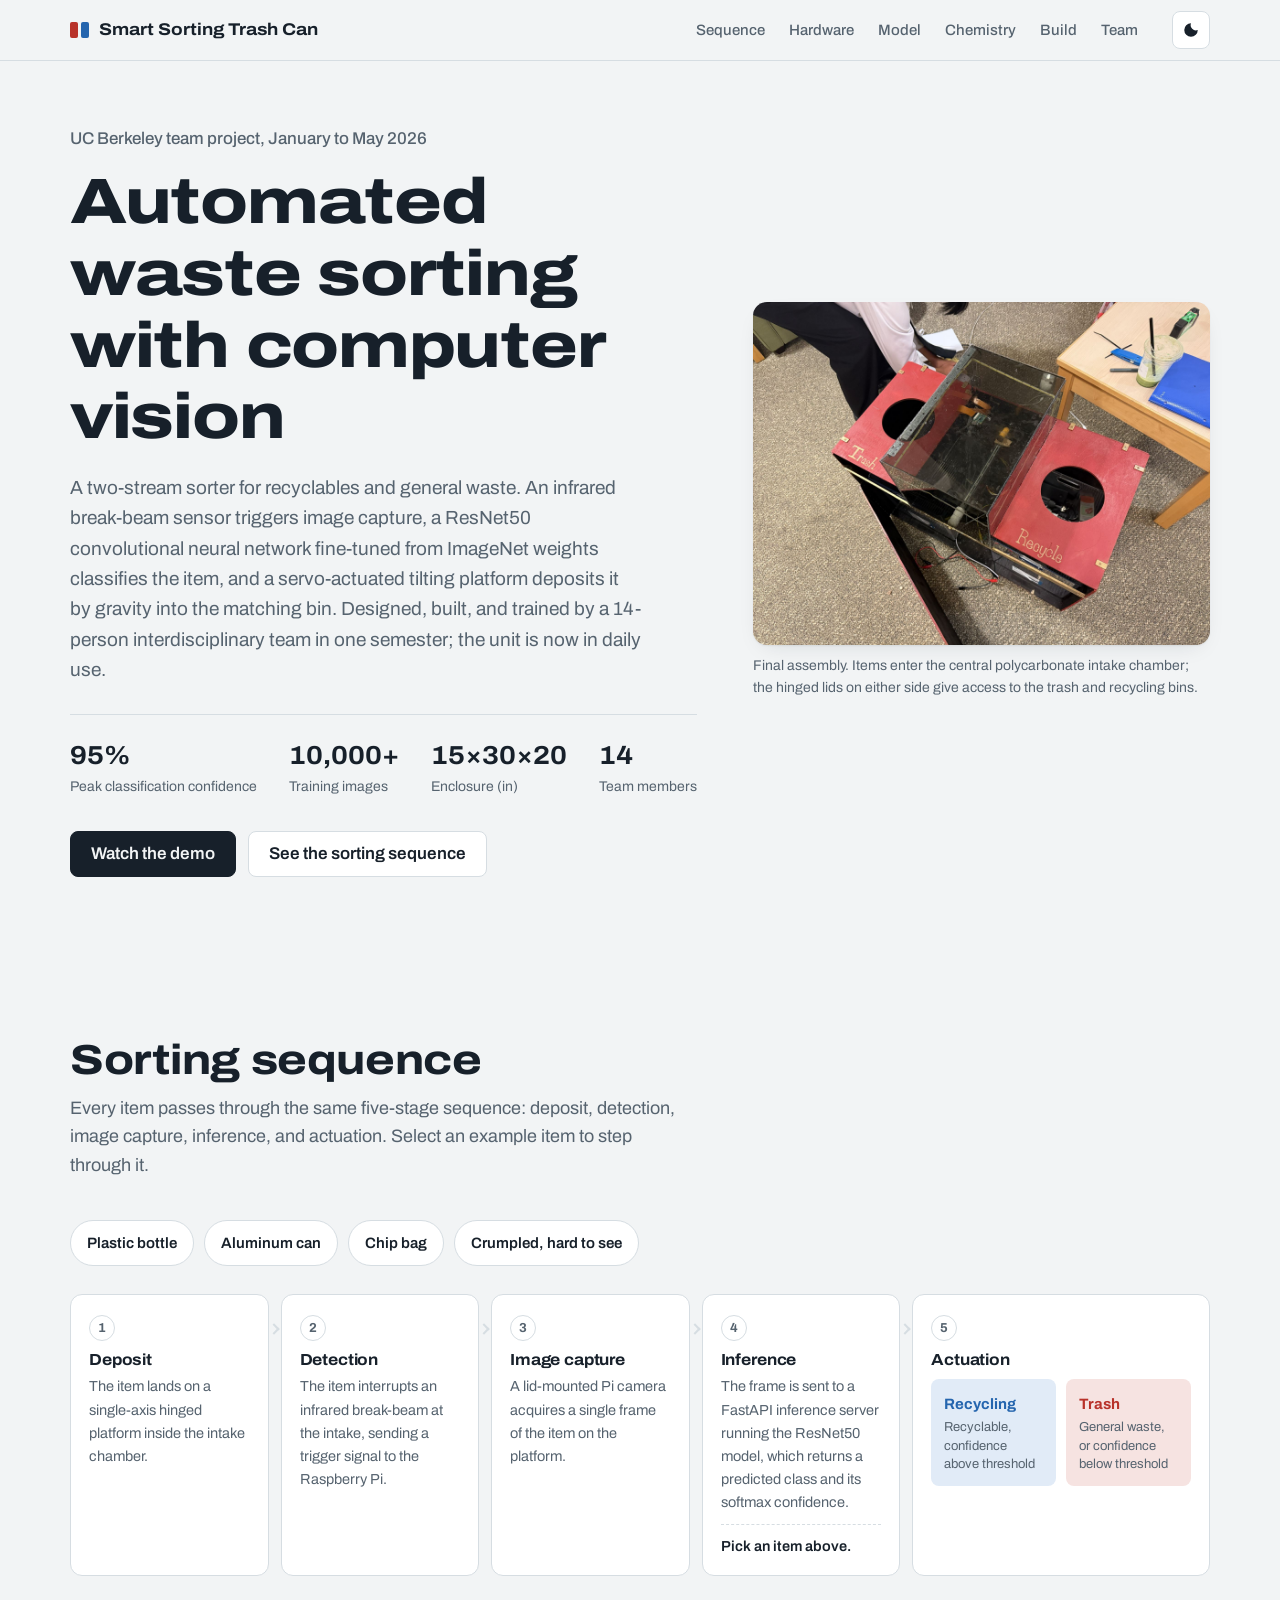
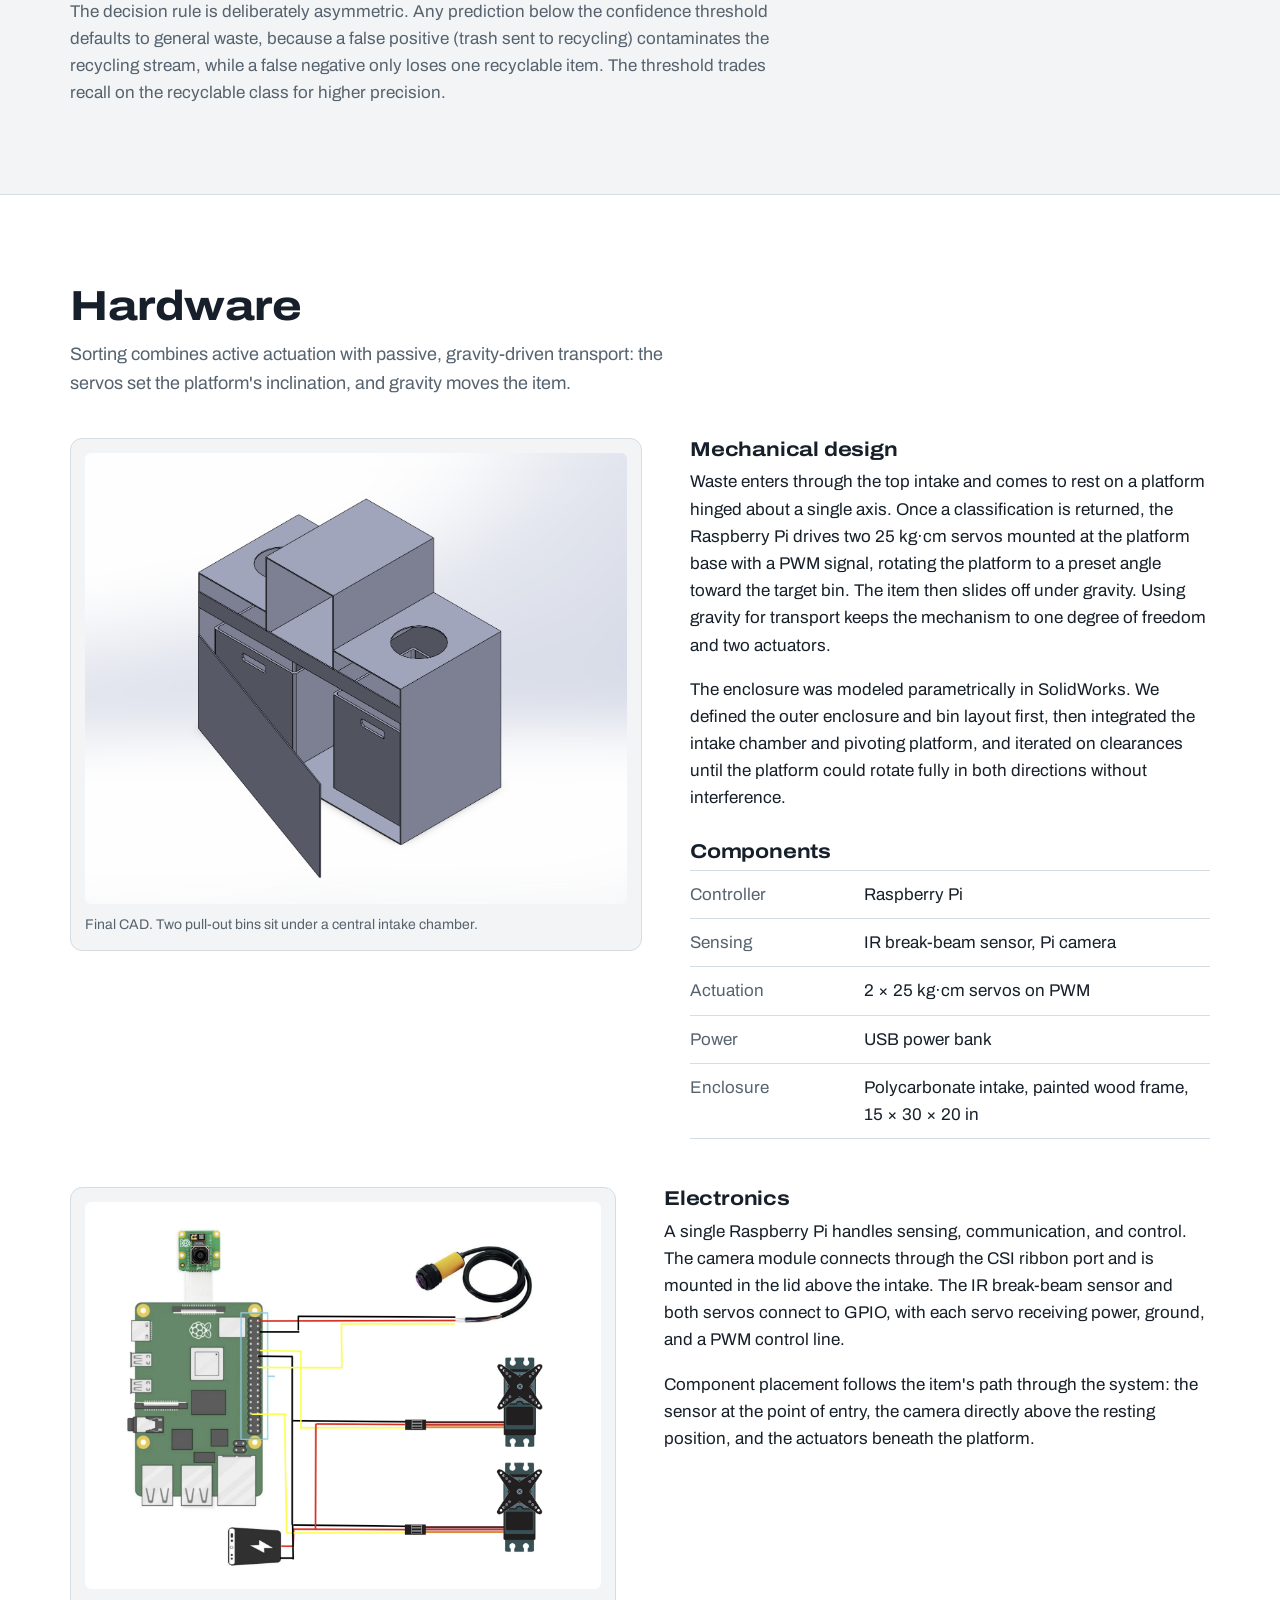
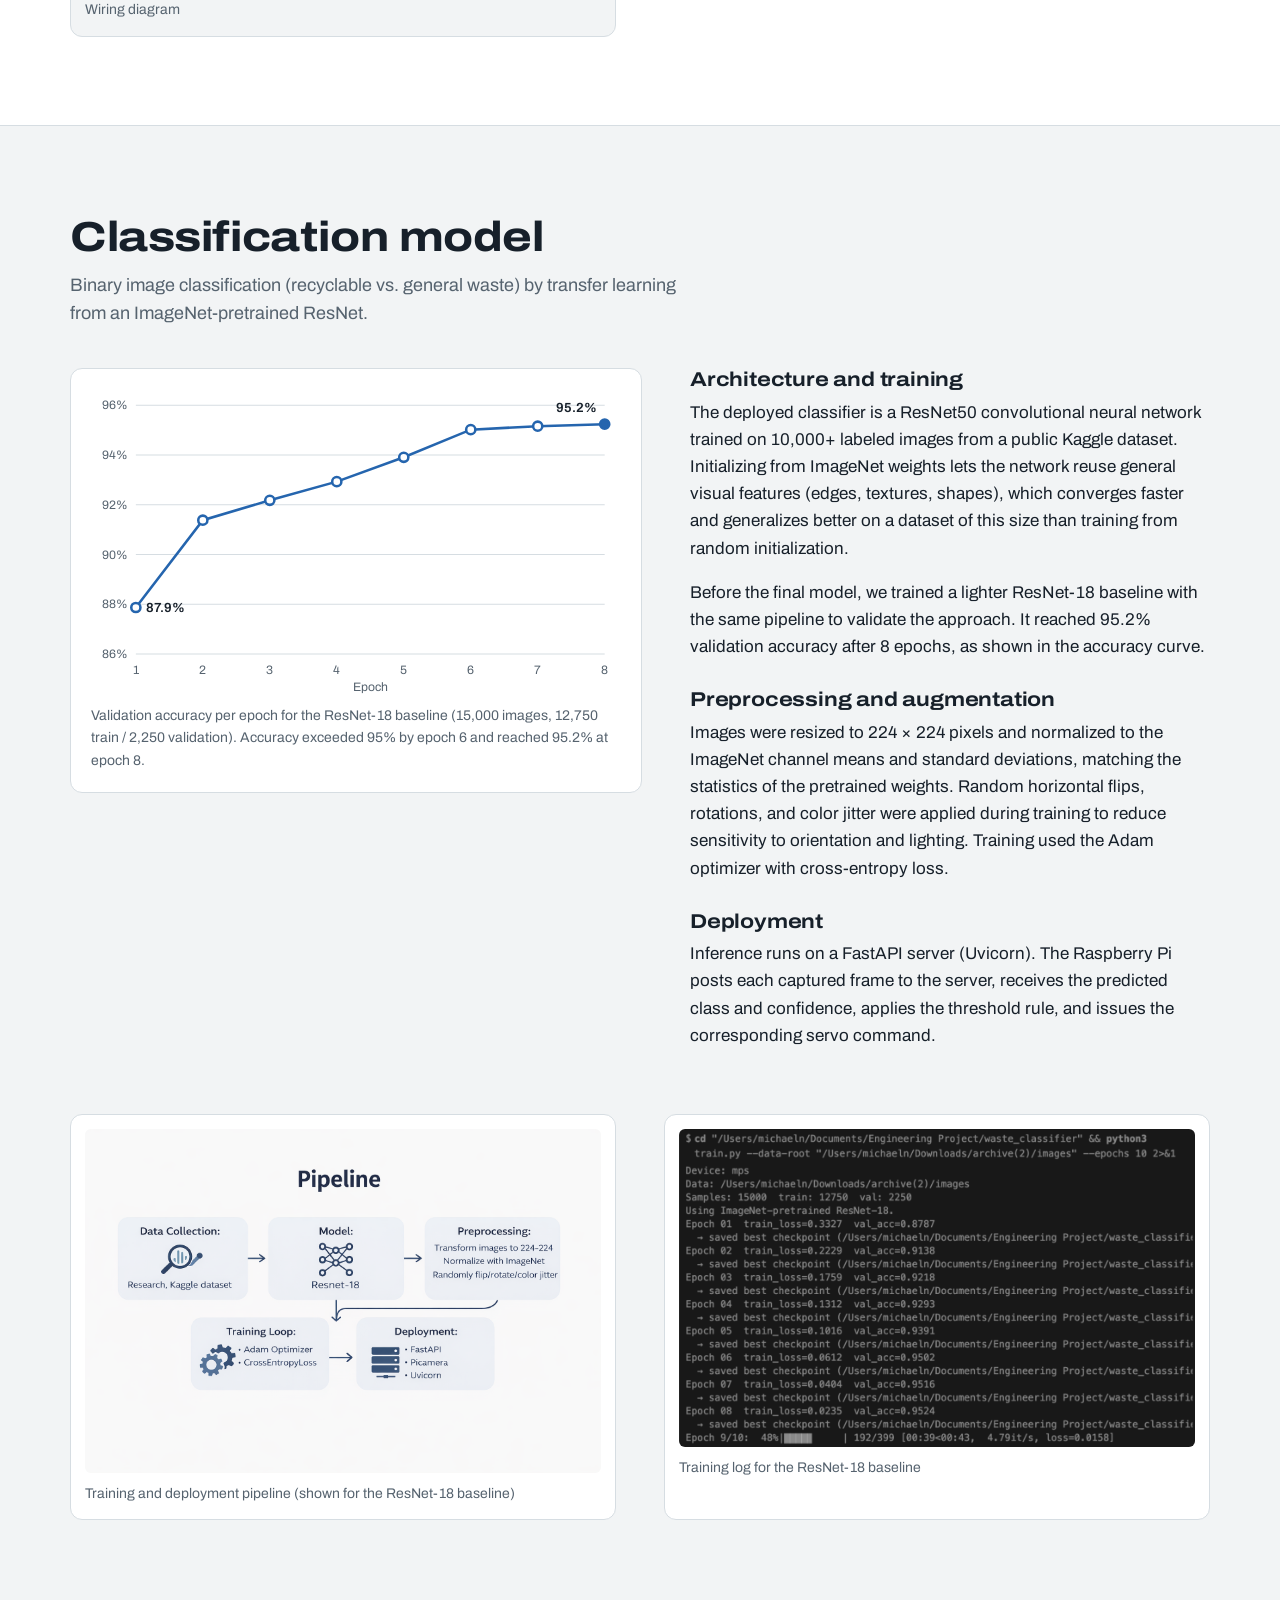
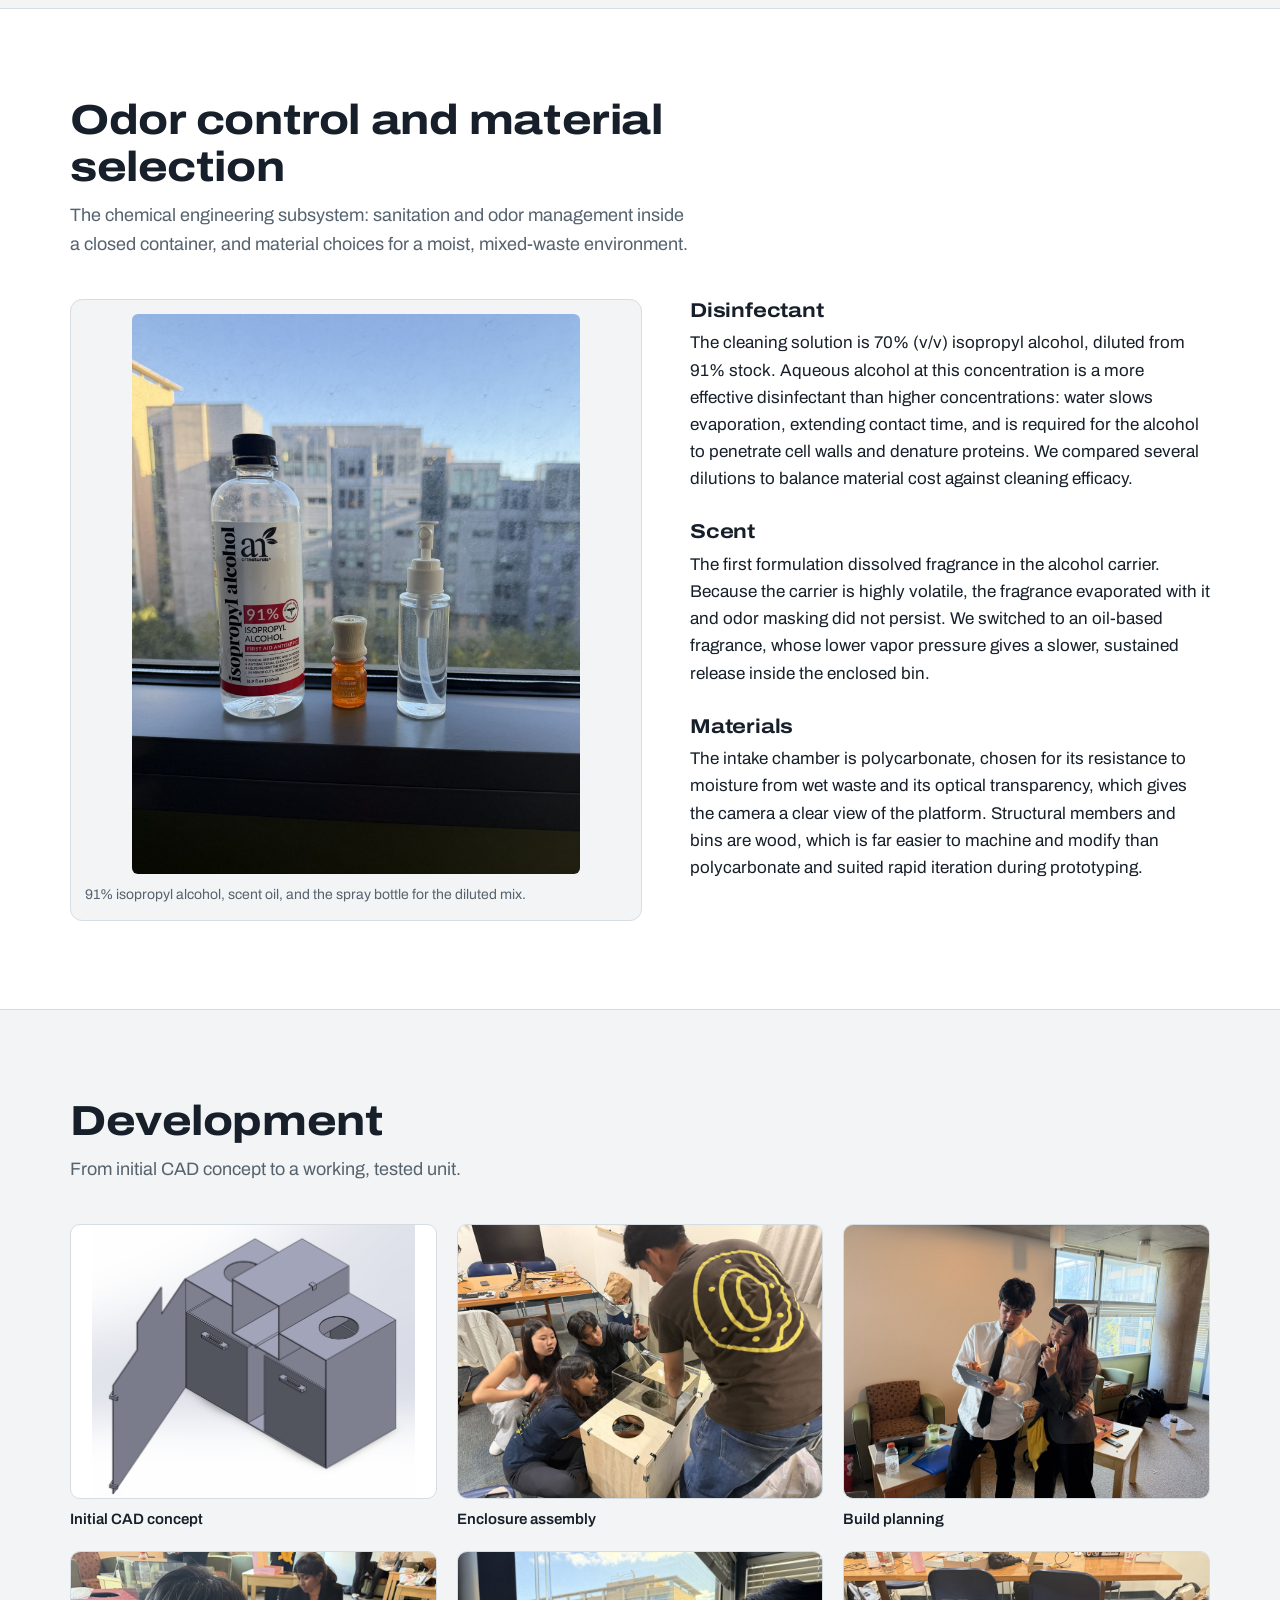
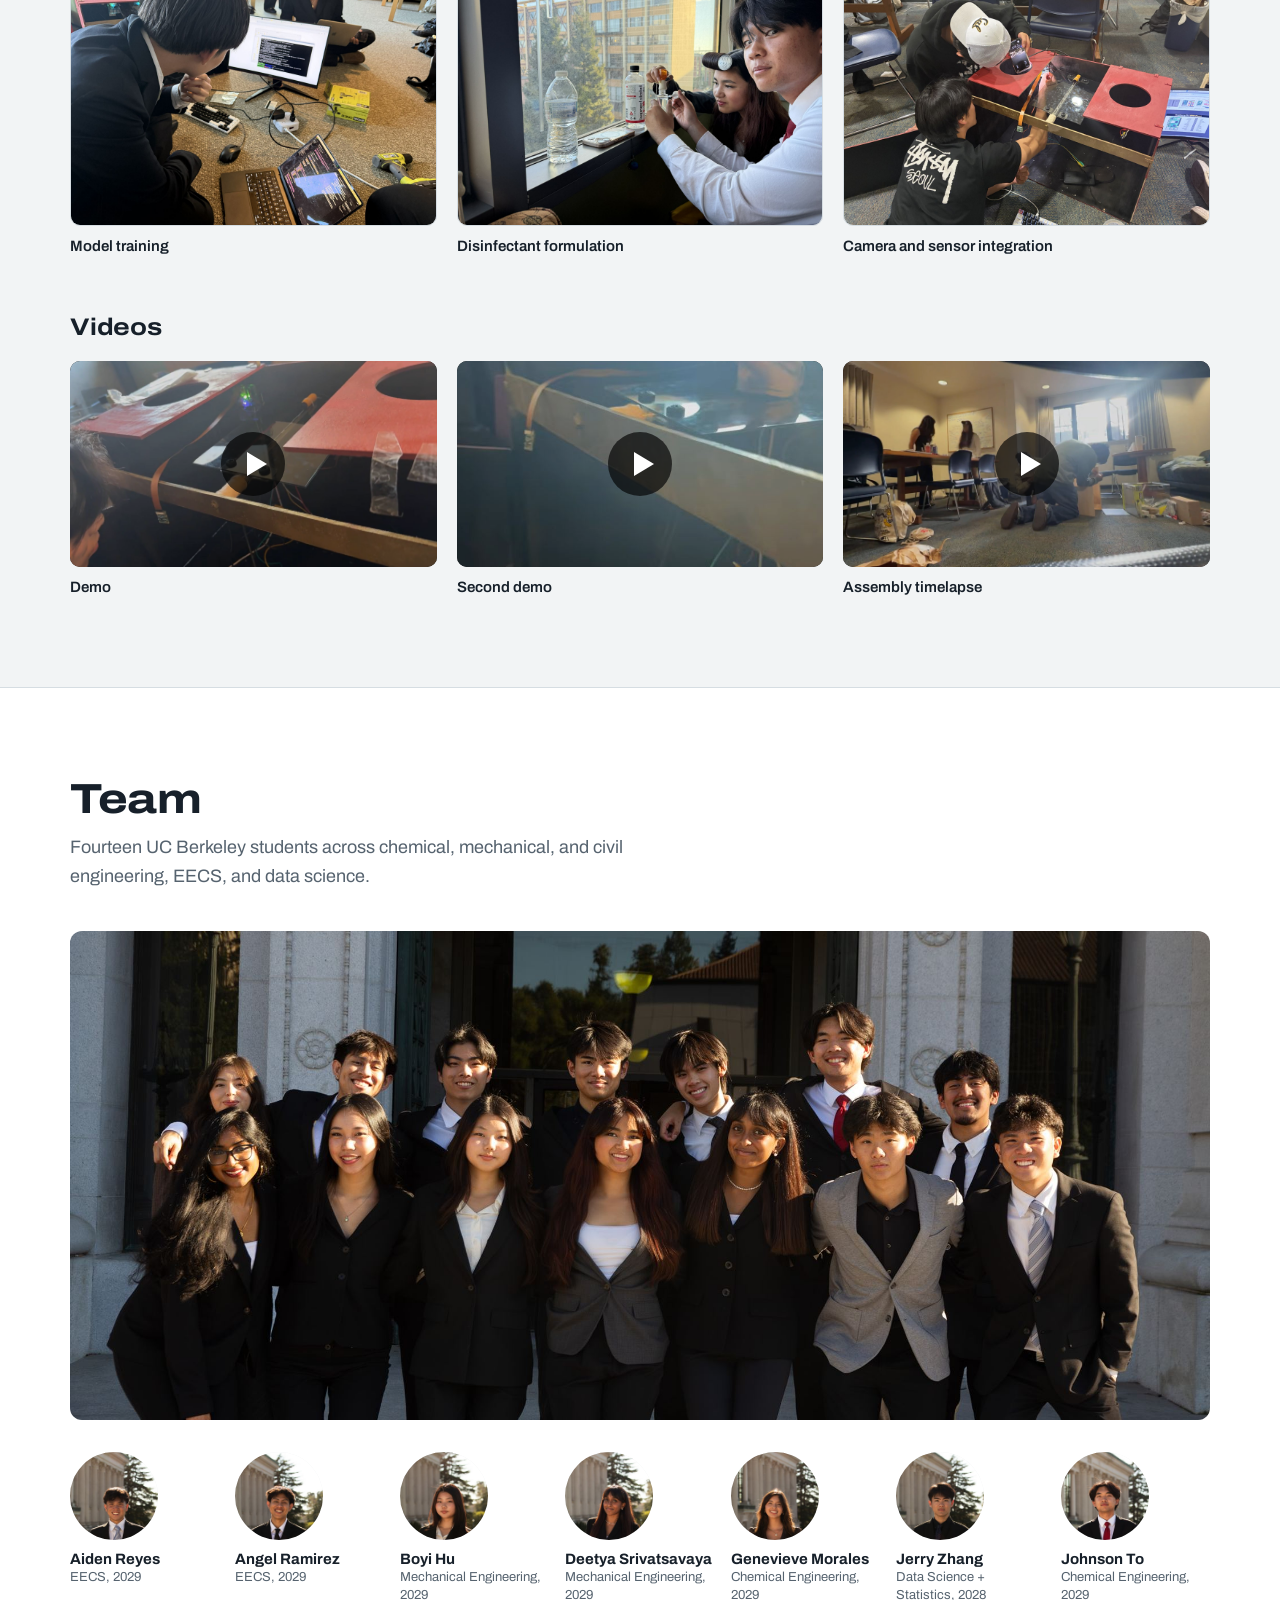
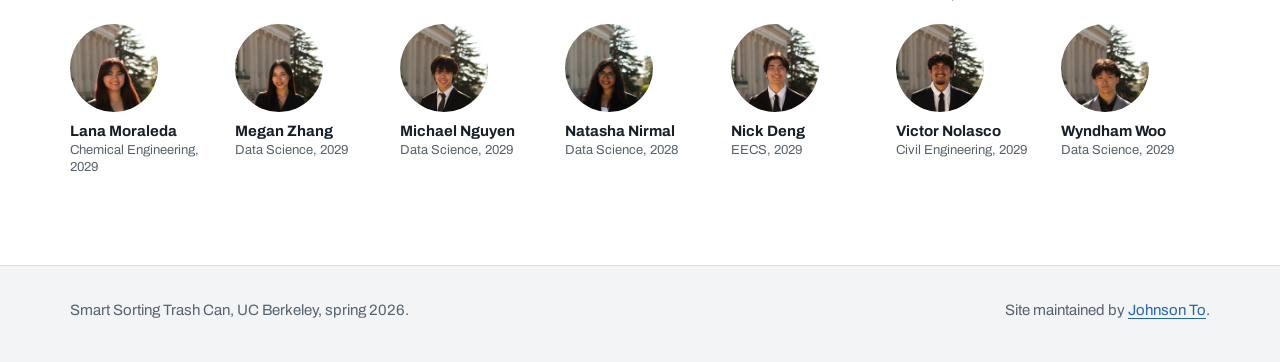
<file: index.html>
<!doctype html>
<html lang="en">
<head>
  <meta charset="utf-8">
  <meta name="viewport" content="width=device-width, initial-scale=1">
  <title>Smart Sorting Trash Can | UC Berkeley team project</title>
  <meta name="description" content="Automated two-stream waste sorter: IR-triggered image capture, a ResNet50 classifier, and a servo-actuated tilting platform. 14-person UC Berkeley team project, spring 2026.">
  <meta property="og:title" content="Smart Sorting Trash Can">
  <meta property="og:description" content="IR-triggered image capture, a ResNet50 classifier trained on 10,000+ images, and a servo-actuated tilting platform. UC Berkeley team project, spring 2026.">
  <meta property="og:image" content="https://johnsonto07.github.io/smart-trash-can-project/images/bin-top.jpg">
  <meta name="twitter:card" content="summary_large_image">
  <link rel="icon" href="data:image/svg+xml,%3Csvg xmlns='http://www.w3.org/2000/svg' viewBox='0 0 64 64'%3E%3Crect x='6' y='14' width='24' height='40' rx='4' fill='%23b8322a'/%3E%3Crect x='34' y='14' width='24' height='40' rx='4' fill='%232565ae'/%3E%3C/svg%3E">
  <script>try{var t=localStorage.getItem('theme');if(t==='dark'||t==='light')document.documentElement.setAttribute('data-theme',t)}catch(e){}</script>
  <link rel="preload" href="fonts/archivo-variable.woff2" as="font" type="font/woff2" crossorigin>
  <link rel="stylesheet" href="styles.css">
</head>
<body>
  <a class="skip" href="#main">Skip to content</a>
  <header class="top">
    <div class="wrap top-row">
      <a class="brand" href="#main" aria-label="Smart Sorting Trash Can, back to top"><span class="brand-mark" aria-hidden="true"><i></i><i></i></span>Smart Sorting Trash Can</a>
      <nav class="nav" aria-label="Sections">
        <a href="#how">Sequence</a>
        <a href="#hardware">Hardware</a>
        <a href="#model">Model</a>
        <a href="#chemistry">Chemistry</a>
        <a href="#build">Build</a>
        <a href="#team">Team</a>
      </nav>
      <button class="theme" type="button" data-theme-toggle aria-label="Switch to dark theme"><svg viewBox="0 0 24 24" aria-hidden="true"><path d="M12 3a9 9 0 1 0 9 9 7 7 0 0 1-9-9z"/></svg></button>
    </div>
  </header>

  <main id="main">
    <section class="hero">
      <div class="wrap hero-grid">
        <div class="hero-copy">
          <p class="kicker">UC Berkeley team project, January to May 2026</p>
          <h1>Automated waste sorting with computer vision</h1>
          <p class="lede">A two-stream sorter for recyclables and general waste. An infrared break-beam sensor triggers image capture, a ResNet50 convolutional neural network fine-tuned from ImageNet weights classifies the item, and a servo-actuated tilting platform deposits it by gravity into the matching bin. Designed, built, and trained by a 14-person interdisciplinary team in one semester; the unit is now in daily use.</p>
          <dl class="stats">
            <div><dt>Peak classification confidence</dt><dd>95%</dd></div>
            <div><dt>Training images</dt><dd>10,000+</dd></div>
            <div><dt>Enclosure (in)</dt><dd>15×30×20</dd></div>
            <div><dt>Team members</dt><dd>14</dd></div>
          </dl>
          <div class="hero-actions">
            <a class="btn btn-solid" href="#videos">Watch the demo</a>
            <a class="btn" href="#how">See the sorting sequence</a>
          </div>
        </div>
        <figure class="hero-photo">
          <img src="images/bin-top.jpg" width="2000" height="1500" alt="The finished sorter from above: a clear polycarbonate intake chamber between two red lids labeled Trash and Recycle, on a black-painted wood base." fetchpriority="high">
          <figcaption>Final assembly. Items enter the central polycarbonate intake chamber; the hinged lids on either side give access to the trash and recycling bins.</figcaption>
        </figure>
      </div>
    </section>

    <section class="section" id="how" aria-labelledby="how-h">
      <div class="wrap">
        <div class="section-head">
          <h2 id="how-h">Sorting sequence</h2>
          <p>Every item passes through the same five-stage sequence: deposit, detection, image capture, inference, and actuation. Select an example item to step through it.</p>
        </div>

        <div class="sim" data-sim>
          <div class="sim-pick" role="group" aria-label="Choose an item to drop in">
            <button type="button" class="chip" data-item="bottle" aria-pressed="false">Plastic bottle</button>
            <button type="button" class="chip" data-item="can" aria-pressed="false">Aluminum can</button>
            <button type="button" class="chip" data-item="wrapper" aria-pressed="false">Chip bag</button>
            <button type="button" class="chip" data-item="unsure" aria-pressed="false">Crumpled, hard to see</button>
          </div>

          <ol class="flow">
            <li data-step="drop"><span class="flow-n">1</span><h3>Deposit</h3><p>The item lands on a single-axis hinged platform inside the intake chamber.</p></li>
            <li data-step="ir"><span class="flow-n">2</span><h3>Detection</h3><p>The item interrupts an infrared break-beam at the intake, sending a trigger signal to the Raspberry Pi.</p></li>
            <li data-step="cam"><span class="flow-n">3</span><h3>Image capture</h3><p>A lid-mounted Pi camera acquires a single frame of the item on the platform.</p></li>
            <li data-step="model"><span class="flow-n">4</span><h3>Inference</h3><p>The frame is sent to a FastAPI inference server running the ResNet50 model, which returns a predicted class and its softmax confidence.</p><p class="readout" data-readout aria-live="polite">Pick an item above.</p></li>
            <li data-step="tilt" class="flow-split">
              <span class="flow-n">5</span><h3>Actuation</h3>
              <div class="bins">
                <div class="bin bin-recycle" data-bin="recycle"><b>Recycling</b><span>Recyclable, confidence above threshold</span></div>
                <div class="bin bin-trash" data-bin="trash"><b>Trash</b><span>General waste, or confidence below threshold</span></div>
              </div>
            </li>
          </ol>
          <p class="sim-note">The decision rule is deliberately asymmetric. Any prediction below the confidence threshold defaults to general waste, because a false positive (trash sent to recycling) contaminates the recycling stream, while a false negative only loses one recyclable item. The threshold trades recall on the recyclable class for higher precision.</p>
        </div>
      </div>
    </section>

    <section class="section section-alt" id="hardware" aria-labelledby="hw-h">
      <div class="wrap">
        <div class="section-head">
          <h2 id="hw-h">Hardware</h2>
          <p>Sorting combines active actuation with passive, gravity-driven transport: the servos set the platform's inclination, and gravity moves the item.</p>
        </div>

        <div class="split">
          <figure class="panel"><img src="images/cad-iso.png" width="1508" height="1255" alt="SolidWorks model of the enclosure: two bin compartments with pull-out drawers and a raised intake box in the middle." loading="lazy"><figcaption>Final CAD. Two pull-out bins sit under a central intake chamber.</figcaption></figure>
          <div class="prose">
            <h3>Mechanical design</h3>
            <p>Waste enters through the top intake and comes to rest on a platform hinged about a single axis. Once a classification is returned, the Raspberry Pi drives two 25 kg·cm servos mounted at the platform base with a PWM signal, rotating the platform to a preset angle toward the target bin. The item then slides off under gravity. Using gravity for transport keeps the mechanism to one degree of freedom and two actuators.</p>
            <p>The enclosure was modeled parametrically in SolidWorks. We defined the outer enclosure and bin layout first, then integrated the intake chamber and pivoting platform, and iterated on clearances until the platform could rotate fully in both directions without interference.</p>
            <h3>Components</h3>
            <ul class="specs">
              <li><span>Controller</span>Raspberry Pi</li>
              <li><span>Sensing</span>IR break-beam sensor, Pi camera</li>
              <li><span>Actuation</span>2 × 25 kg·cm servos on PWM</li>
              <li><span>Power</span>USB power bank</li>
              <li><span>Enclosure</span>Polycarbonate intake, painted wood frame, 15&nbsp;×&nbsp;30&nbsp;×&nbsp;20&nbsp;in</li>
            </ul>
          </div>
        </div>

        <div class="split split-flip">
          <figure class="panel"><img src="images/ee-diagram.png" width="1600" height="1200" alt="Wiring diagram: Raspberry Pi connected to a camera module, an IR sensor, two servo motors, and a battery pack." loading="lazy"><figcaption>Wiring diagram</figcaption></figure>
          <div class="prose">
            <h3>Electronics</h3>
            <p>A single Raspberry Pi handles sensing, communication, and control. The camera module connects through the CSI ribbon port and is mounted in the lid above the intake. The IR break-beam sensor and both servos connect to GPIO, with each servo receiving power, ground, and a PWM control line.</p>
            <p>Component placement follows the item's path through the system: the sensor at the point of entry, the camera directly above the resting position, and the actuators beneath the platform.</p>
          </div>
        </div>
      </div>
    </section>

    <section class="section" id="model" aria-labelledby="model-h">
      <div class="wrap">
        <div class="section-head">
          <h2 id="model-h">Classification model</h2>
          <p>Binary image classification (recyclable vs. general waste) by transfer learning from an ImageNet-pretrained ResNet.</p>
        </div>

        <div class="split">
          <figure class="panel chart-panel">
            <div class="chart" data-acc-chart role="img" aria-label="ResNet-18 baseline validation accuracy by training epoch: 87.9% after epoch 1, rising to 95.2% after epoch 8."></div>
            <figcaption>Validation accuracy per epoch for the ResNet-18 baseline (15,000 images, 12,750 train / 2,250 validation). Accuracy exceeded 95% by epoch 6 and reached 95.2% at epoch 8.</figcaption>
          </figure>
          <div class="prose">
            <h3>Architecture and training</h3>
            <p>The deployed classifier is a ResNet50 convolutional neural network trained on 10,000+ labeled images from a public Kaggle dataset. Initializing from ImageNet weights lets the network reuse general visual features (edges, textures, shapes), which converges faster and generalizes better on a dataset of this size than training from random initialization.</p>
            <p>Before the final model, we trained a lighter ResNet-18 baseline with the same pipeline to validate the approach. It reached 95.2% validation accuracy after 8 epochs, as shown in the accuracy curve.</p>
            <h3>Preprocessing and augmentation</h3>
            <p>Images were resized to 224 × 224 pixels and normalized to the ImageNet channel means and standard deviations, matching the statistics of the pretrained weights. Random horizontal flips, rotations, and color jitter were applied during training to reduce sensitivity to orientation and lighting. Training used the Adam optimizer with cross-entropy loss.</p>
            <h3>Deployment</h3>
            <p>Inference runs on a FastAPI server (Uvicorn). The Raspberry Pi posts each captured frame to the server, receives the predicted class and confidence, applies the threshold rule, and issues the corresponding servo command.</p>
          </div>
        </div>

        <div class="split split-even">
          <figure class="panel"><img src="images/ml-pipeline.png" width="1536" height="1024" alt="Pipeline diagram: data collection from a Kaggle dataset, ResNet-18 model, preprocessing to 224 by 224 with ImageNet normalization and random flips, training loop with Adam and cross-entropy loss, deployment with FastAPI, Picamera, and Uvicorn." loading="lazy"><figcaption>Training and deployment pipeline (shown for the ResNet-18 baseline)</figcaption></figure>
          <figure class="panel panel-dark"><img src="images/training-log.png" width="1199" height="739" alt="Terminal output from train.py showing 15,000 samples, ImageNet-pretrained ResNet-18, and validation accuracy for epochs 1 through 8." loading="lazy"><figcaption>Training log for the ResNet-18 baseline</figcaption></figure>
        </div>
      </div>
    </section>

    <section class="section section-alt" id="chemistry" aria-labelledby="chem-h">
      <div class="wrap">
        <div class="section-head">
          <h2 id="chem-h">Odor control and material selection</h2>
          <p>The chemical engineering subsystem: sanitation and odor management inside a closed container, and material choices for a moist, mixed-waste environment.</p>
        </div>

        <div class="split">
          <figure class="panel panel-portrait"><img src="images/disinfectant.jpg" width="1500" height="2000" alt="A bottle of 91% isopropyl alcohol, a small amber bottle of scented oil, and a clear spray bottle on a windowsill." loading="lazy"><figcaption>91% isopropyl alcohol, scent oil, and the spray bottle for the diluted mix.</figcaption></figure>
          <div class="prose">
            <h3>Disinfectant</h3>
            <p>The cleaning solution is 70% (v/v) isopropyl alcohol, diluted from 91% stock. Aqueous alcohol at this concentration is a more effective disinfectant than higher concentrations: water slows evaporation, extending contact time, and is required for the alcohol to penetrate cell walls and denature proteins. We compared several dilutions to balance material cost against cleaning efficacy.</p>
            <h3>Scent</h3>
            <p>The first formulation dissolved fragrance in the alcohol carrier. Because the carrier is highly volatile, the fragrance evaporated with it and odor masking did not persist. We switched to an oil-based fragrance, whose lower vapor pressure gives a slower, sustained release inside the enclosed bin.</p>
            <h3>Materials</h3>
            <p>The intake chamber is polycarbonate, chosen for its resistance to moisture from wet waste and its optical transparency, which gives the camera a clear view of the platform. Structural members and bins are wood, which is far easier to machine and modify than polycarbonate and suited rapid iteration during prototyping.</p>
          </div>
        </div>
      </div>
    </section>

    <section class="section" id="build" aria-labelledby="build-h">
      <div class="wrap">
        <div class="section-head">
          <h2 id="build-h">Development</h2>
          <p>From initial CAD concept to a working, tested unit.</p>
        </div>

        <ol class="log">
          <li><figure><img src="images/cad-early.png" width="1304" height="1102" alt="Early CAD mock-up of the enclosure." loading="lazy"><figcaption>Initial CAD concept</figcaption></figure></li>
          <li><figure><img src="images/build-enclosure.jpg" width="2000" height="1500" alt="Four team members assembling the unpainted plywood enclosure with the clear intake box on top." loading="lazy"><figcaption>Enclosure assembly</figcaption></figure></li>
          <li><figure><img src="images/build-planning.jpg" width="2000" height="1500" alt="Two team members reviewing plans on a tablet." loading="lazy"><figcaption>Build planning</figcaption></figure></li>
          <li><figure><img src="images/build-training.jpg" width="2000" height="1500" alt="Team member at a laptop and monitor running the training script." loading="lazy"><figcaption>Model training</figcaption></figure></li>
          <li><figure><img src="images/build-disinfectant.jpg" width="2000" height="1500" alt="Two team members measuring isopropyl alcohol into a spray bottle by a window." loading="lazy"><figcaption>Disinfectant formulation</figcaption></figure></li>
          <li><figure><img src="images/build-wiring.jpg" width="2000" height="1500" alt="Two team members wiring the camera and electronics into the painted lid." loading="lazy"><figcaption>Camera and sensor integration</figcaption></figure></li>
        </ol>

        <h3 class="sub" id="videos">Videos</h3>
        <div class="videos">
          <div class="video" data-yt="ufYvpXarw3I" data-title="Demo of the smart sorting trash can">
            <button type="button" class="video-play" aria-label="Play video: demo"><img src="images/video-demo-1.jpg" width="1600" height="889" alt="" loading="lazy"><span class="play" aria-hidden="true"></span></button>
            <p>Demo</p>
          </div>
          <div class="video" data-yt="gevg3KoKo-Q" data-title="Second demo of the smart sorting trash can">
            <button type="button" class="video-play" aria-label="Play video: second demo"><img src="images/video-demo-2.jpg" width="708" height="710" alt="" loading="lazy"><span class="play" aria-hidden="true"></span></button>
            <p>Second demo</p>
          </div>
          <div class="video" data-yt="ivGdk4SKYHw" data-title="Assembly timelapse">
            <button type="button" class="video-play" aria-label="Play video: assembly timelapse"><img src="images/video-timelapse.jpg" width="1600" height="880" alt="" loading="lazy"><span class="play" aria-hidden="true"></span></button>
            <p>Assembly timelapse</p>
          </div>
        </div>
      </div>
    </section>

    <section class="section section-alt" id="team" aria-labelledby="team-h">
      <div class="wrap">
        <div class="section-head">
          <h2 id="team-h">Team</h2>
          <p>Fourteen UC Berkeley students across chemical, mechanical, and civil engineering, EECS, and data science.</p>
        </div>
        <figure class="team-photo"><img src="images/team.jpg" width="2000" height="1333" alt="The fourteen team members in business attire in front of a campus building." loading="lazy"></figure>
        <ul class="people">
          <li><img src="images/team/aiden-reyes.jpg" alt="" loading="lazy" width="400" height="600"><b>Aiden Reyes</b><span>EECS, 2029</span></li>
          <li><img src="images/team/angel-ramirez.jpg" alt="" loading="lazy" width="400" height="600"><b>Angel Ramirez</b><span>EECS, 2029</span></li>
          <li><img src="images/team/boyi-hu.jpg" alt="" loading="lazy" width="400" height="600"><b>Boyi Hu</b><span>Mechanical Engineering, 2029</span></li>
          <li><img src="images/team/deetya-srivatsavaya.jpg" alt="" loading="lazy" width="400" height="600"><b>Deetya Srivatsavaya</b><span>Mechanical Engineering, 2029</span></li>
          <li><img src="images/team/genevieve-morales.jpg" alt="" loading="lazy" width="400" height="600"><b>Genevieve Morales</b><span>Chemical Engineering, 2029</span></li>
          <li><img src="images/team/jerry-zhang.jpg" alt="" loading="lazy" width="400" height="600"><b>Jerry Zhang</b><span>Data Science + Statistics, 2028</span></li>
          <li><img src="images/team/johnson-to.jpg" alt="" loading="lazy" width="400" height="600"><b>Johnson To</b><span>Chemical Engineering, 2029</span></li>
          <li><img src="images/team/lana-moraleda.jpg" alt="" loading="lazy" width="400" height="600"><b>Lana Moraleda</b><span>Chemical Engineering, 2029</span></li>
          <li><img src="images/team/megan-zhang.jpg" alt="" loading="lazy" width="400" height="600"><b>Megan Zhang</b><span>Data Science, 2029</span></li>
          <li><img src="images/team/michael-nguyen.jpg" alt="" loading="lazy" width="400" height="600"><b>Michael Nguyen</b><span>Data Science, 2029</span></li>
          <li><img src="images/team/natasha-nirmal.jpg" alt="" loading="lazy" width="400" height="600"><b>Natasha Nirmal</b><span>Data Science, 2028</span></li>
          <li><img src="images/team/nick-deng.jpg" alt="" loading="lazy" width="400" height="600"><b>Nick Deng</b><span>EECS, 2029</span></li>
          <li><img src="images/team/victor-nolasco.jpg" alt="" loading="lazy" width="400" height="600"><b>Victor Nolasco</b><span>Civil Engineering, 2029</span></li>
          <li><img src="images/team/wyndham-woo.jpg" alt="" loading="lazy" width="400" height="600"><b>Wyndham Woo</b><span>Data Science, 2029</span></li>
        </ul>
      </div>
    </section>
  </main>

  <footer class="foot">
    <div class="wrap foot-row">
      <p>Smart Sorting Trash Can, UC Berkeley, spring 2026.</p>
      <p>Site maintained by <a href="https://johnsonto07.github.io/">Johnson To</a>.</p>
    </div>
  </footer>

  <script src="script.js"></script>
</body>
</html>
</file>
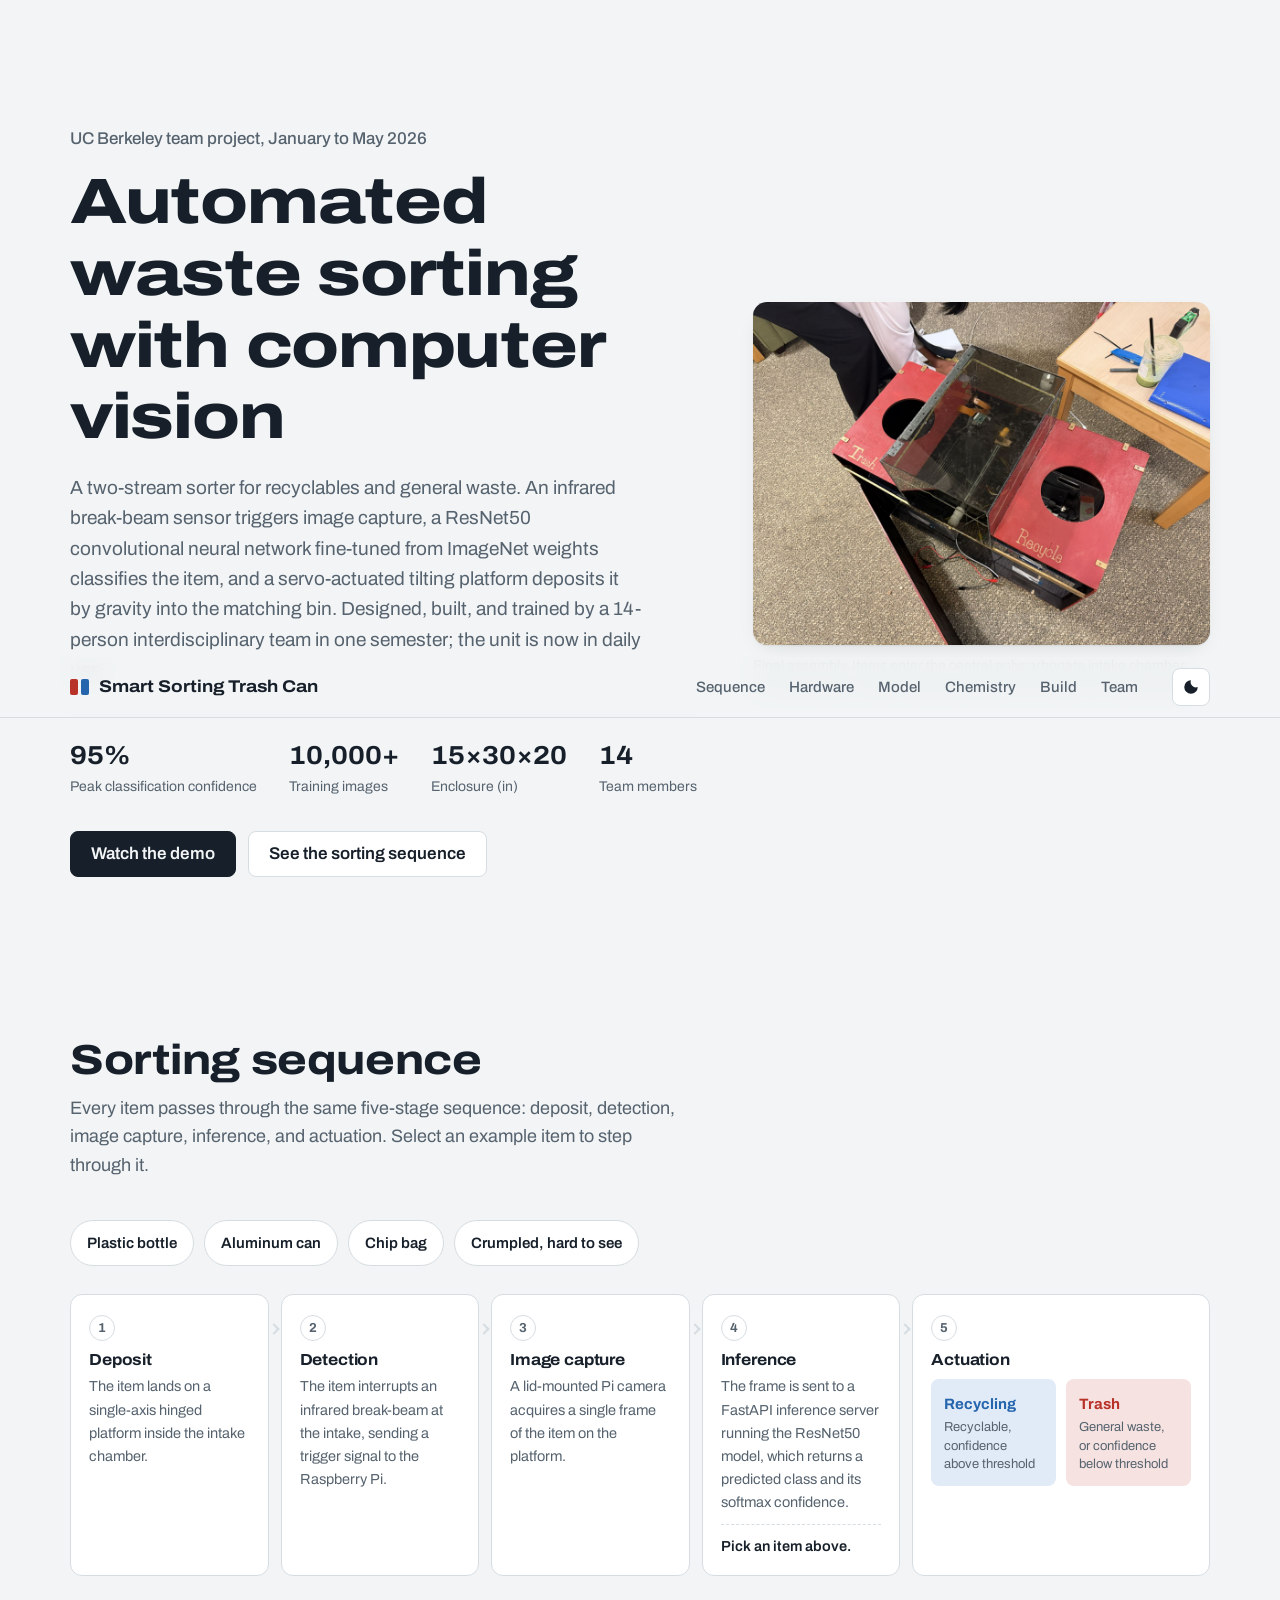
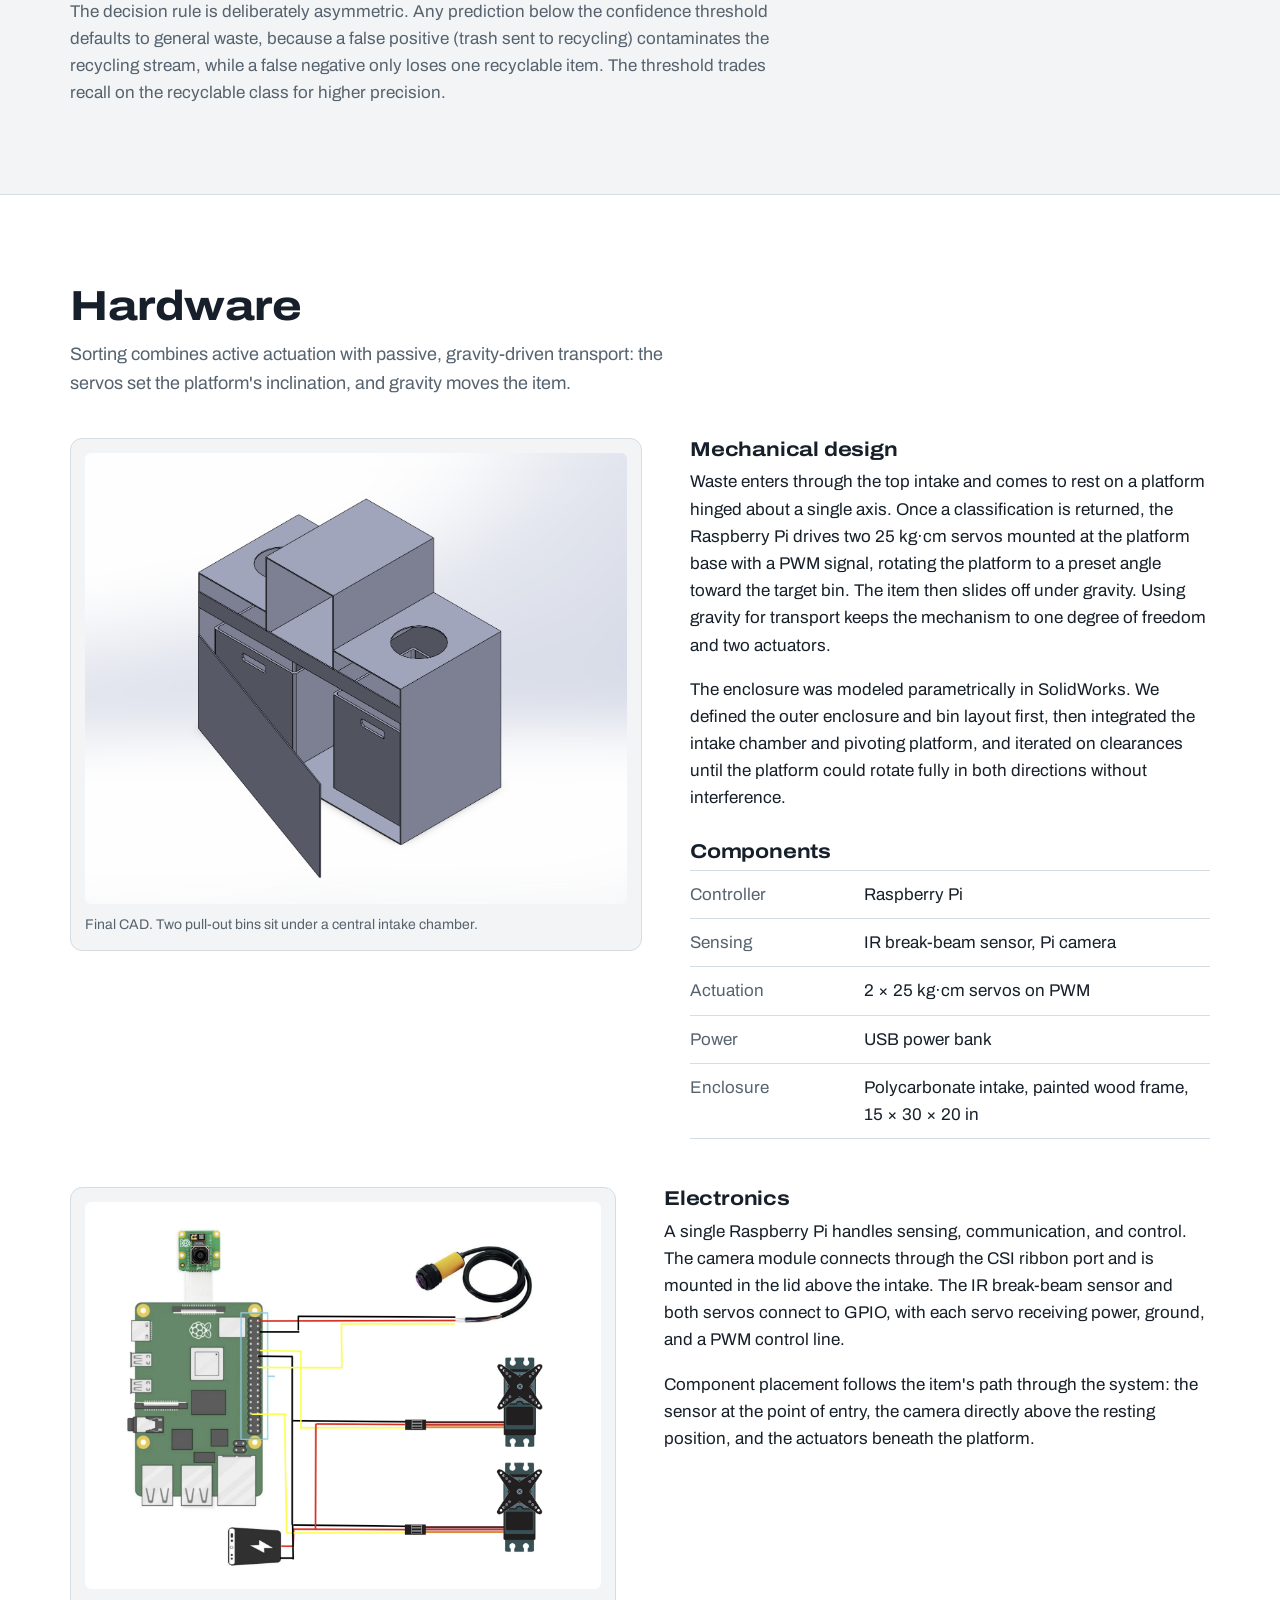
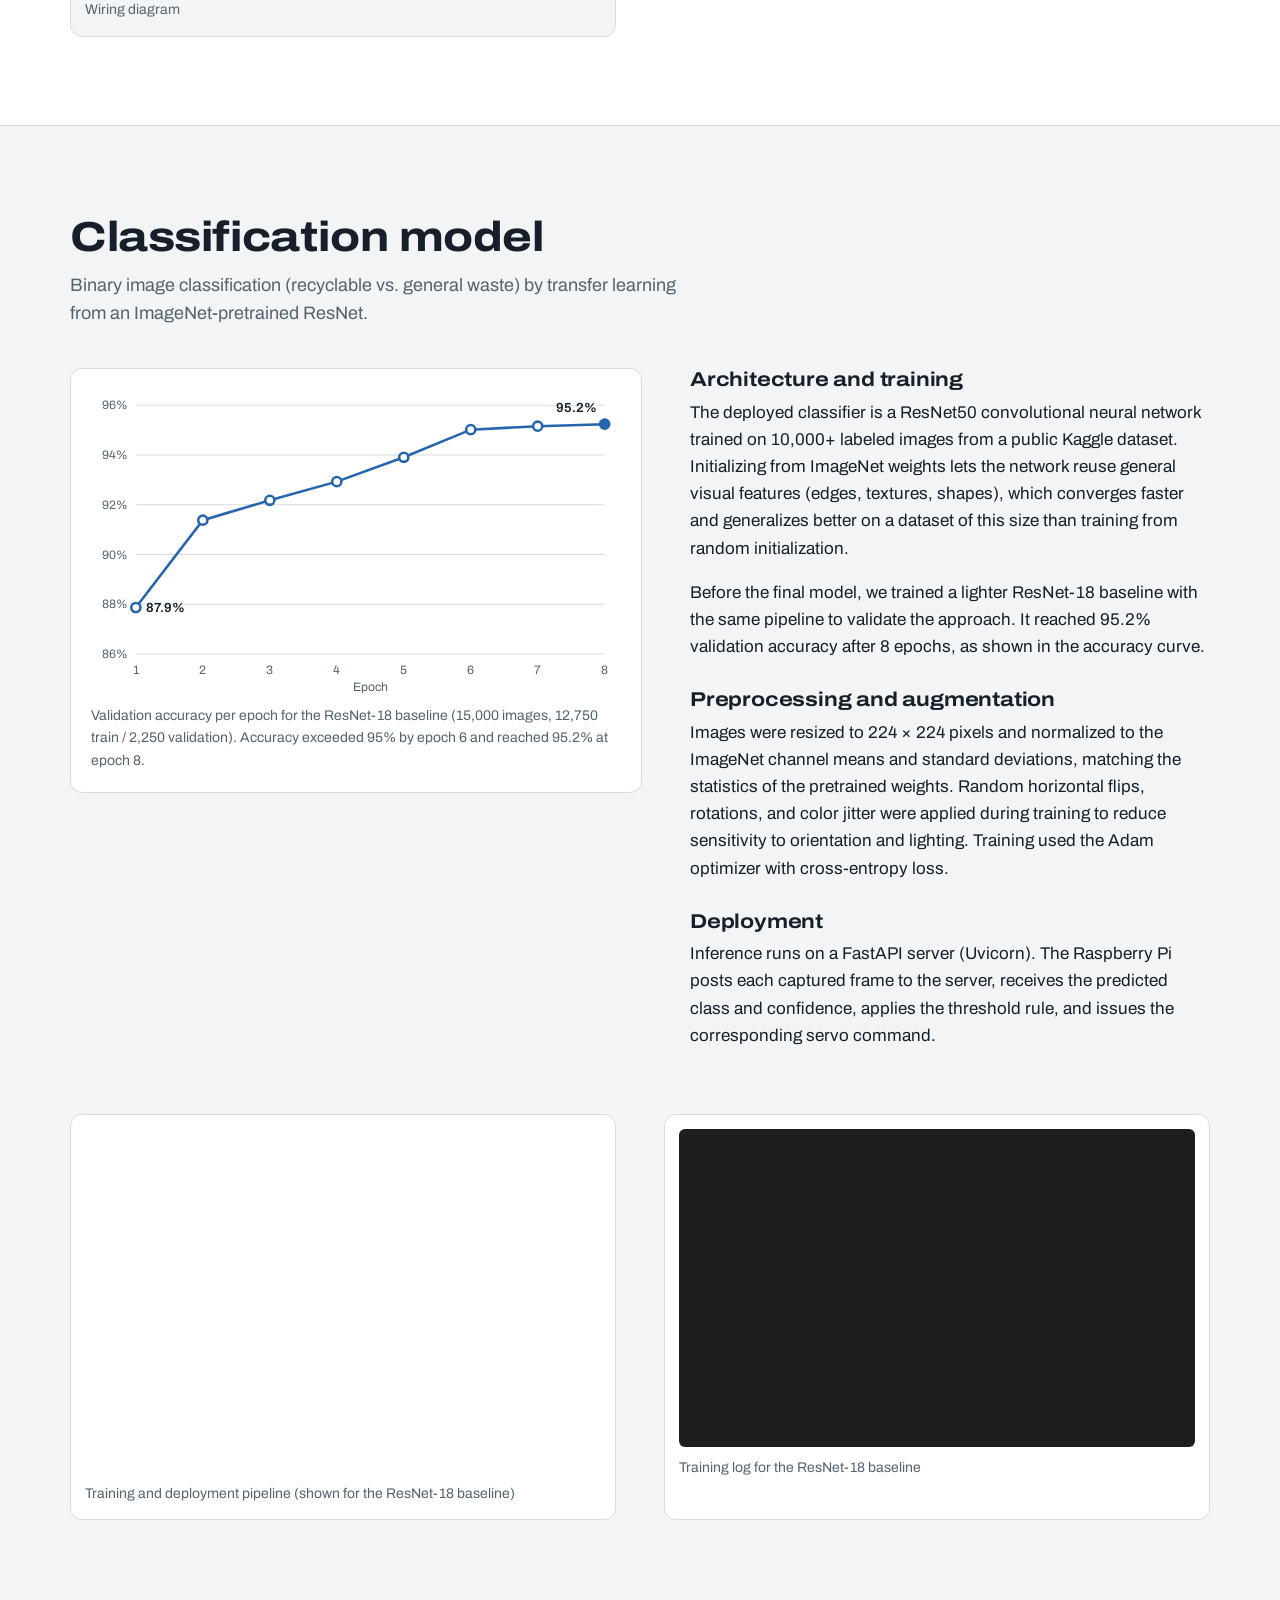
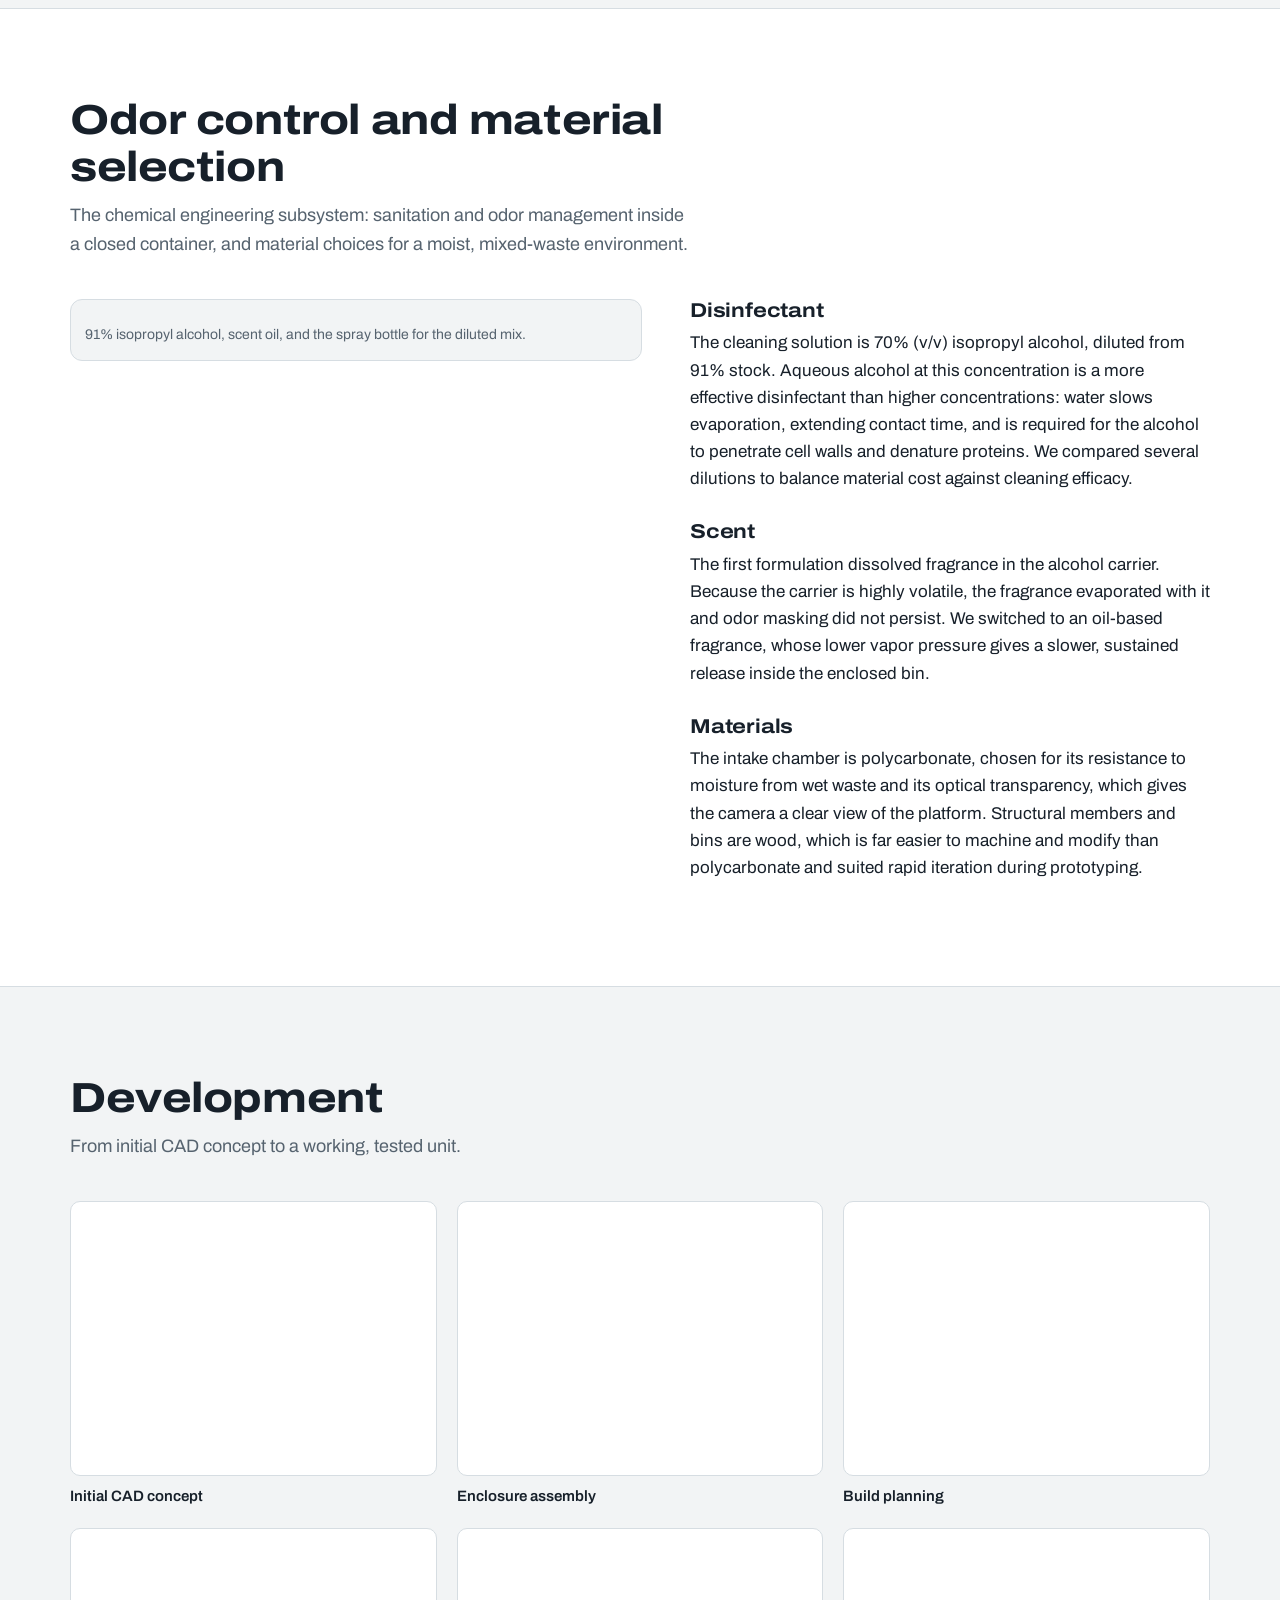
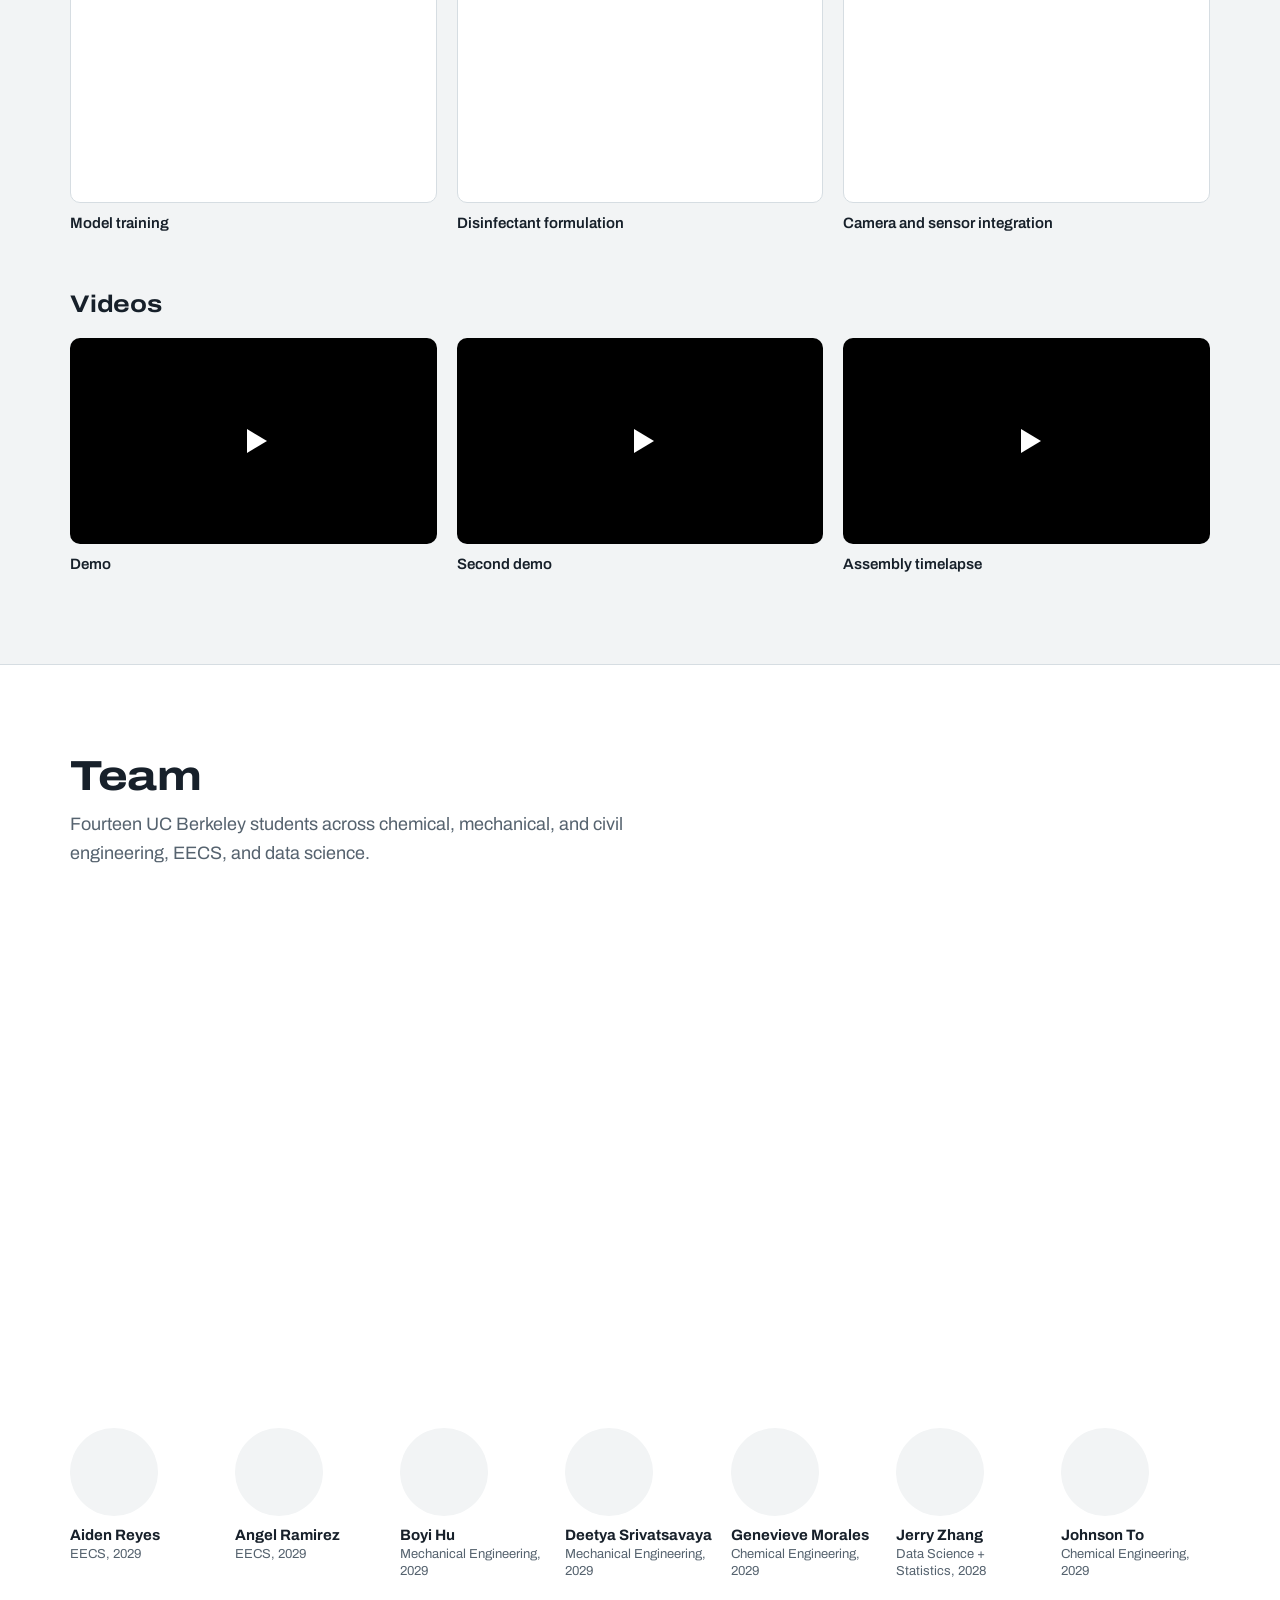
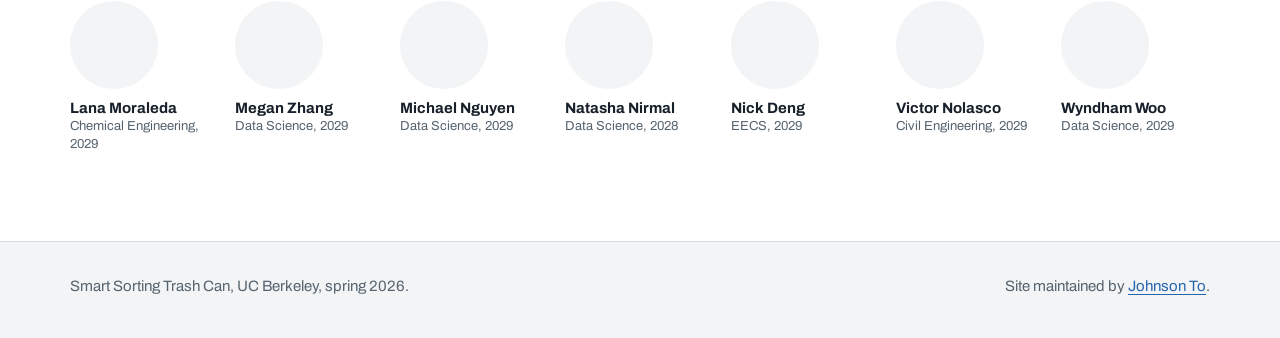
<file: about.html>
<!doctype html>
<html lang="en"><head><meta charset="utf-8"><title>Smart Sorting Trash Can</title><meta http-equiv="refresh" content="0; url=index.html#team"><link rel="canonical" href="https://johnsonto07.github.io/smart-trash-can-project/#team"></head><body><p>This page moved to <a href="index.html#team">one page</a>.</p></body></html>
</file>
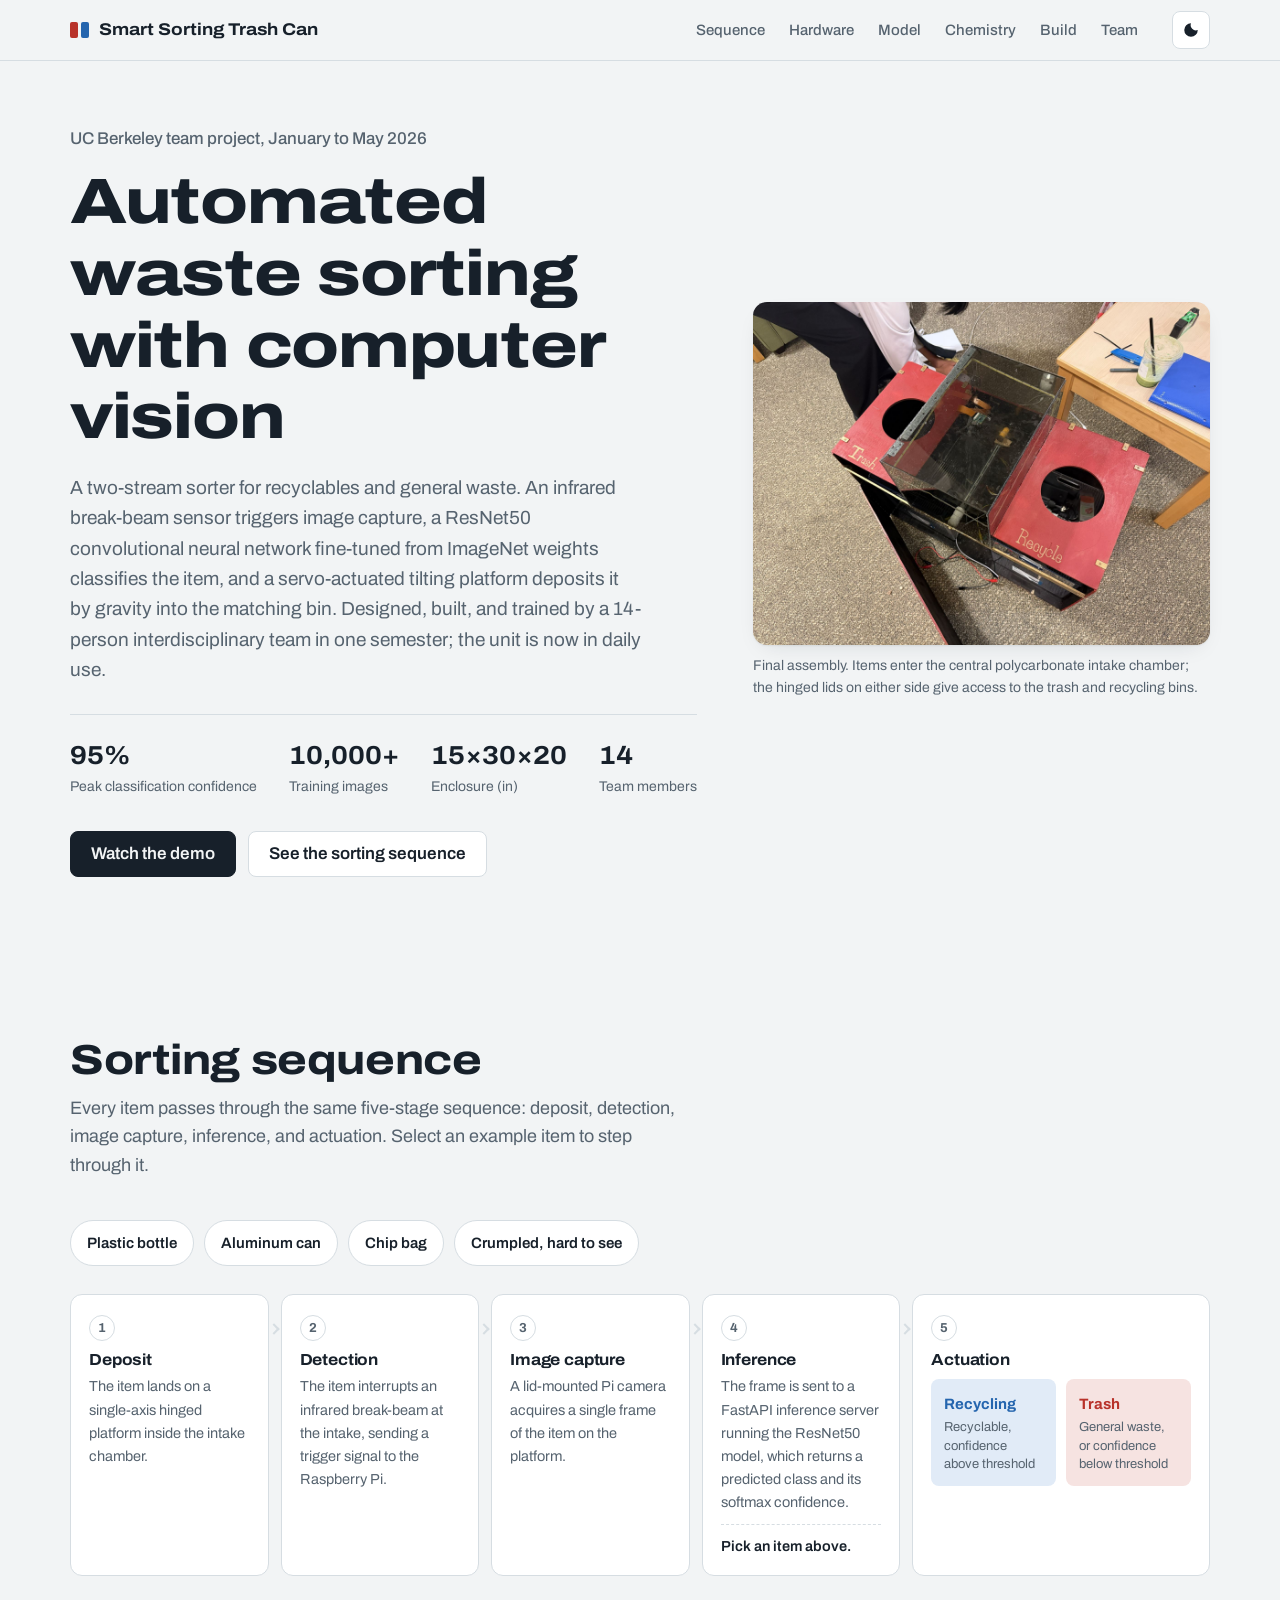
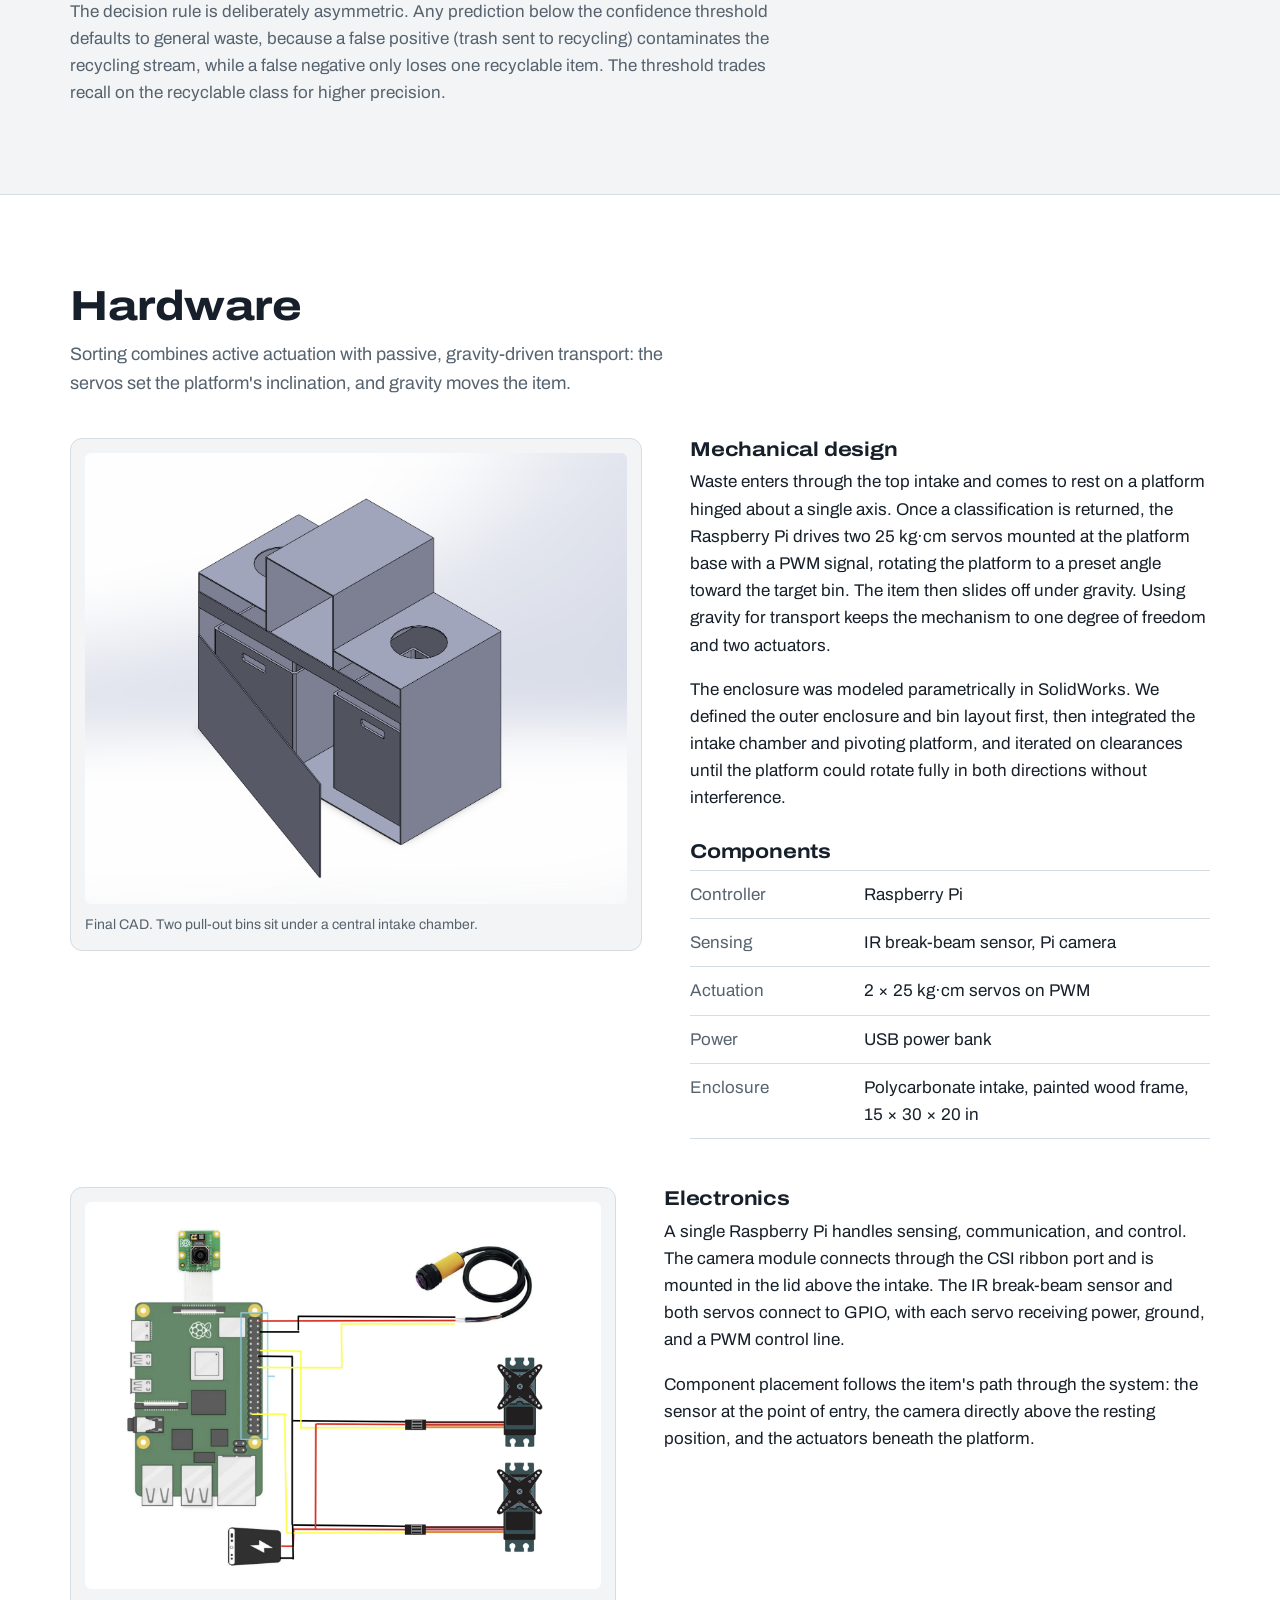
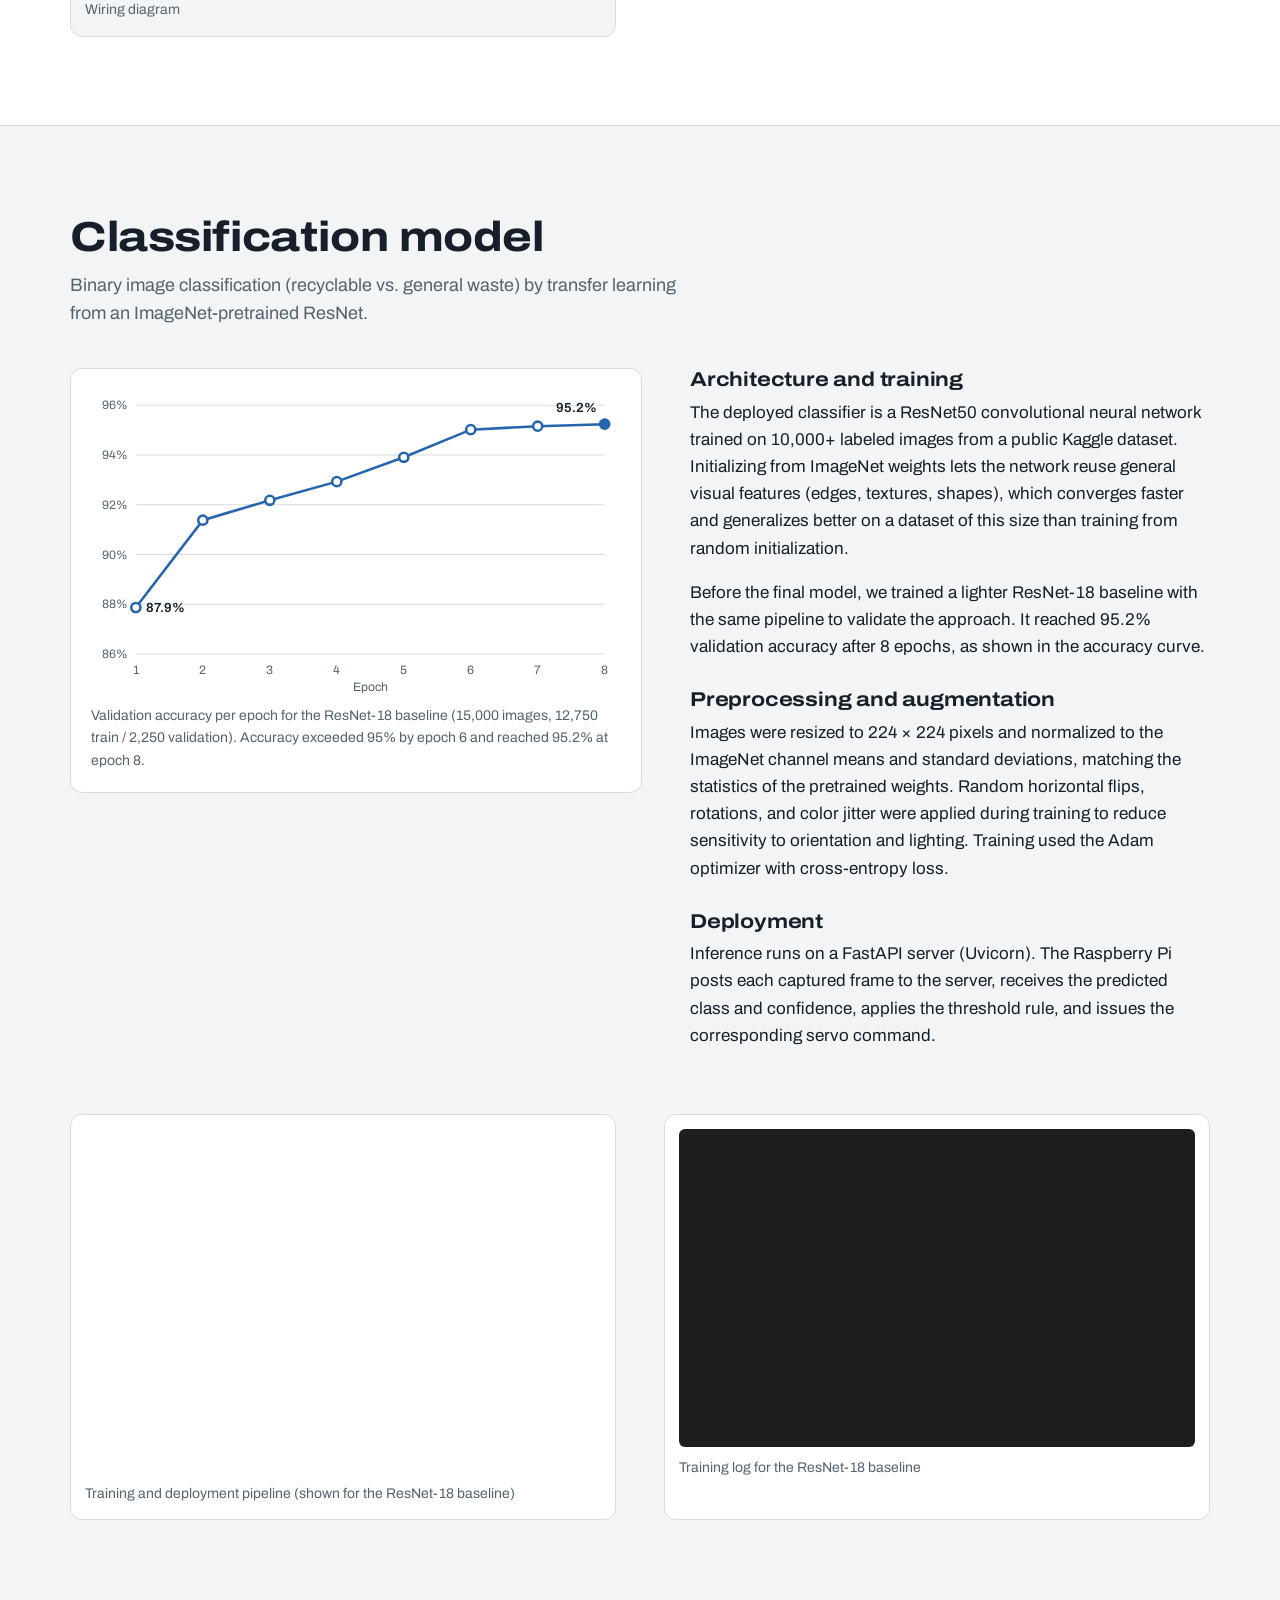
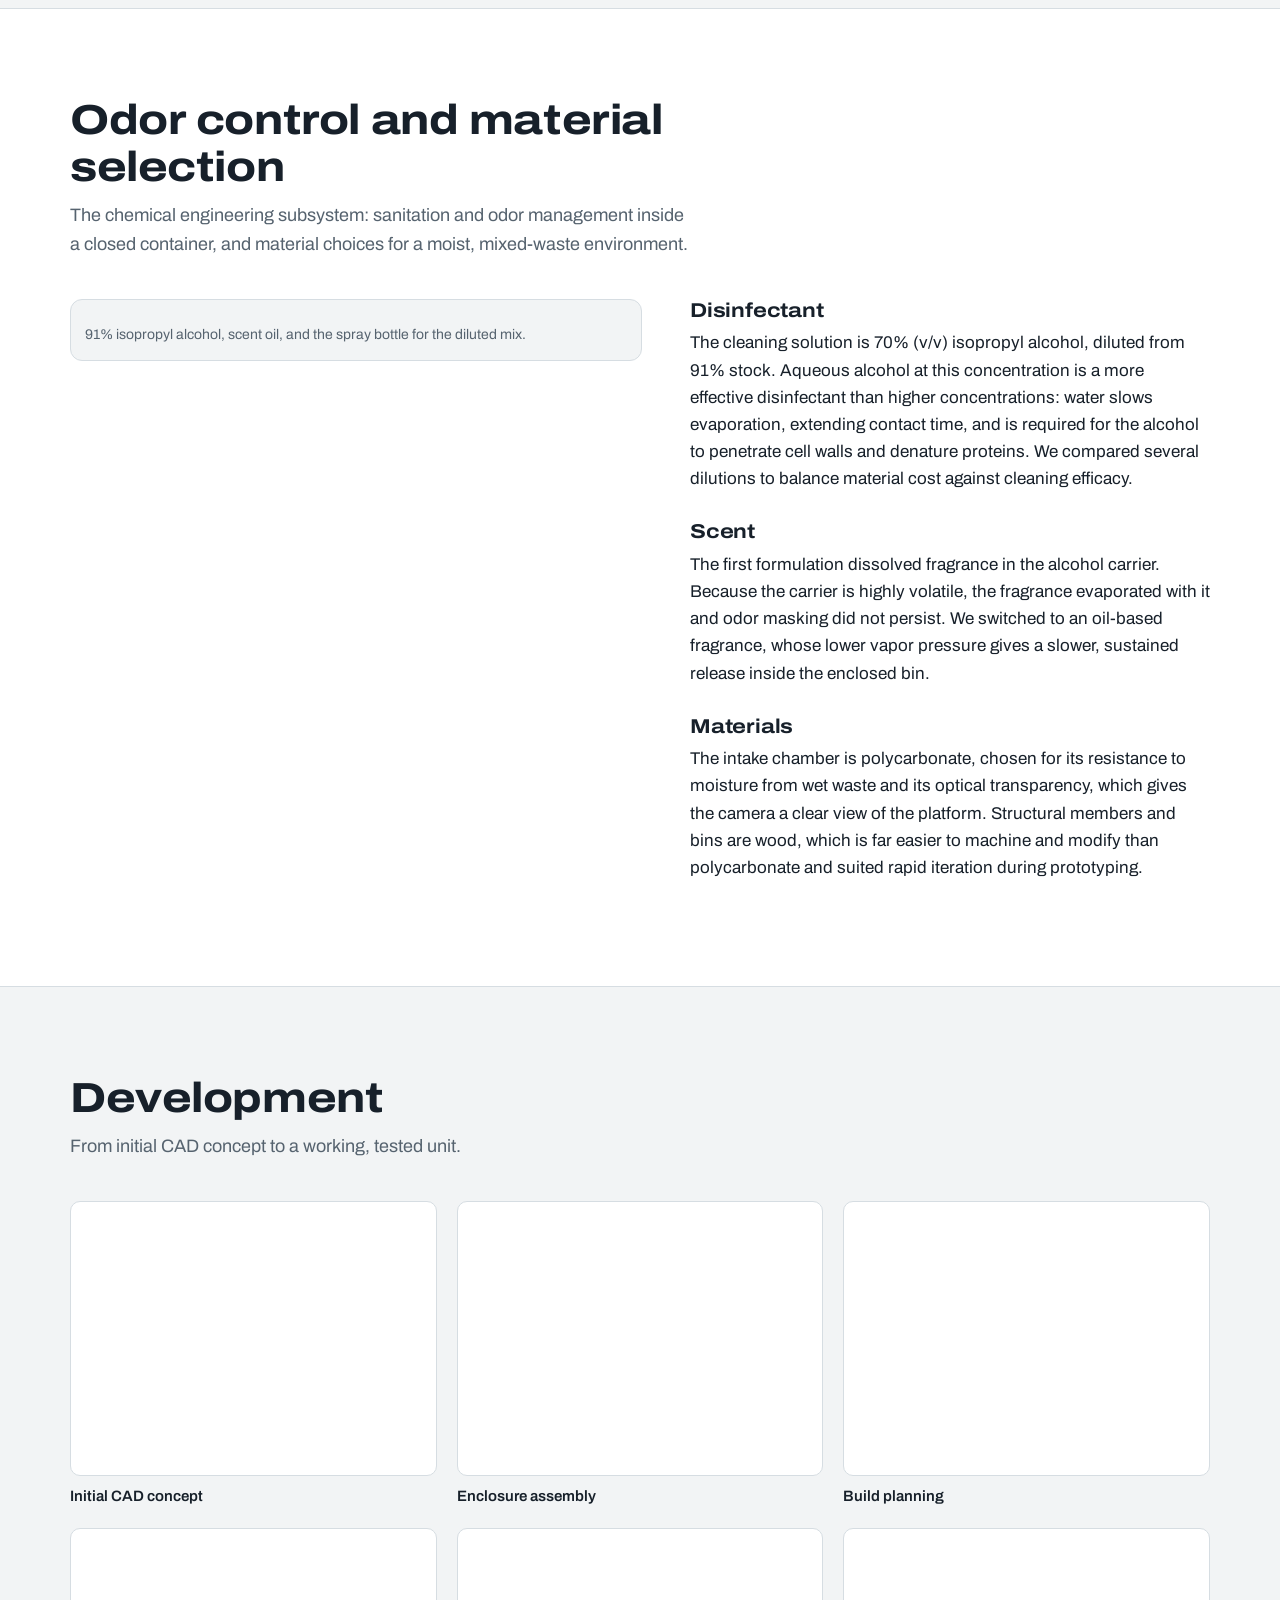
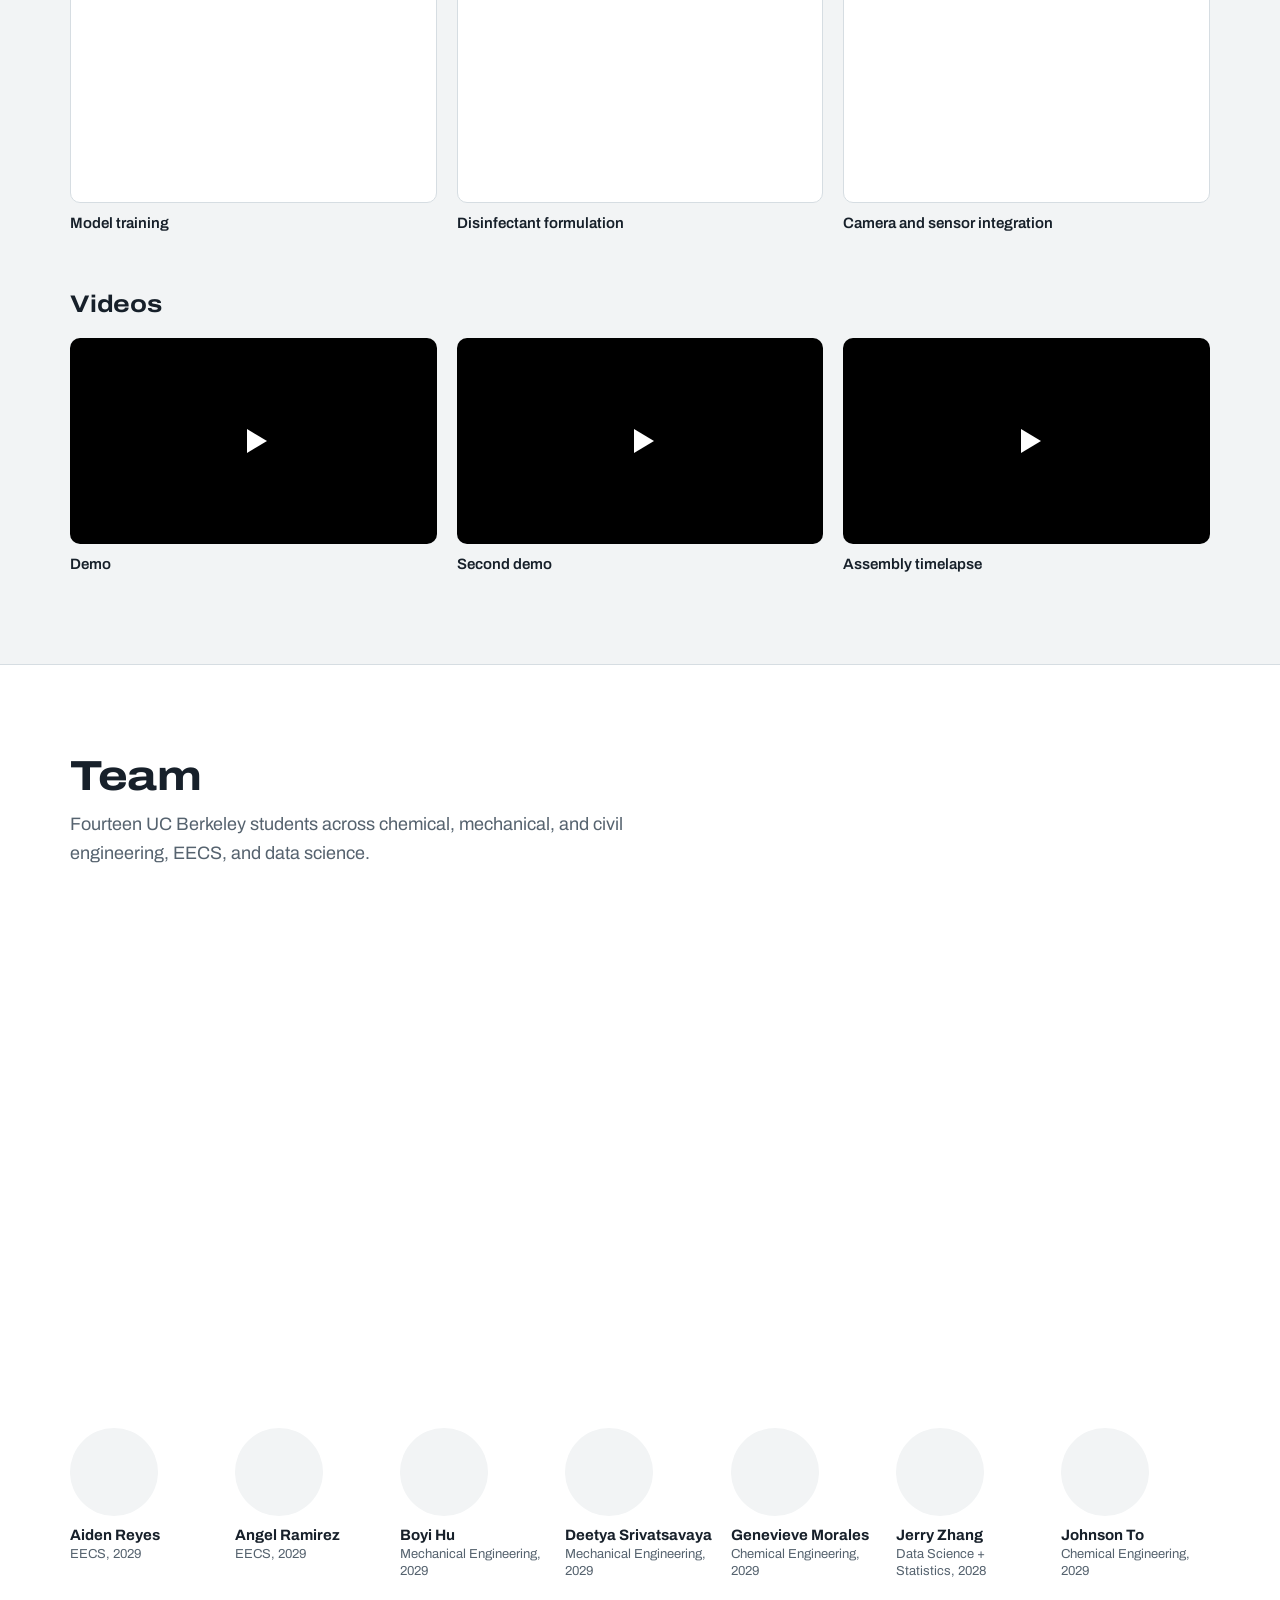
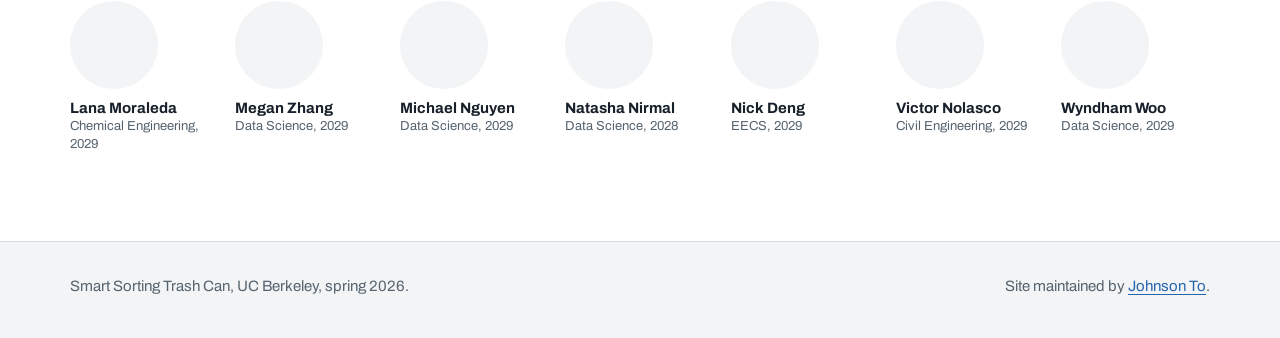
<file: chemical.html>
<!doctype html>
<html lang="en"><head><meta charset="utf-8"><title>Smart Sorting Trash Can</title><meta http-equiv="refresh" content="0; url=index.html#chemistry"><link rel="canonical" href="https://johnsonto07.github.io/smart-trash-can-project/#chemistry"></head><body><p>This page moved to <a href="index.html#chemistry">one page</a>.</p></body></html>
</file>
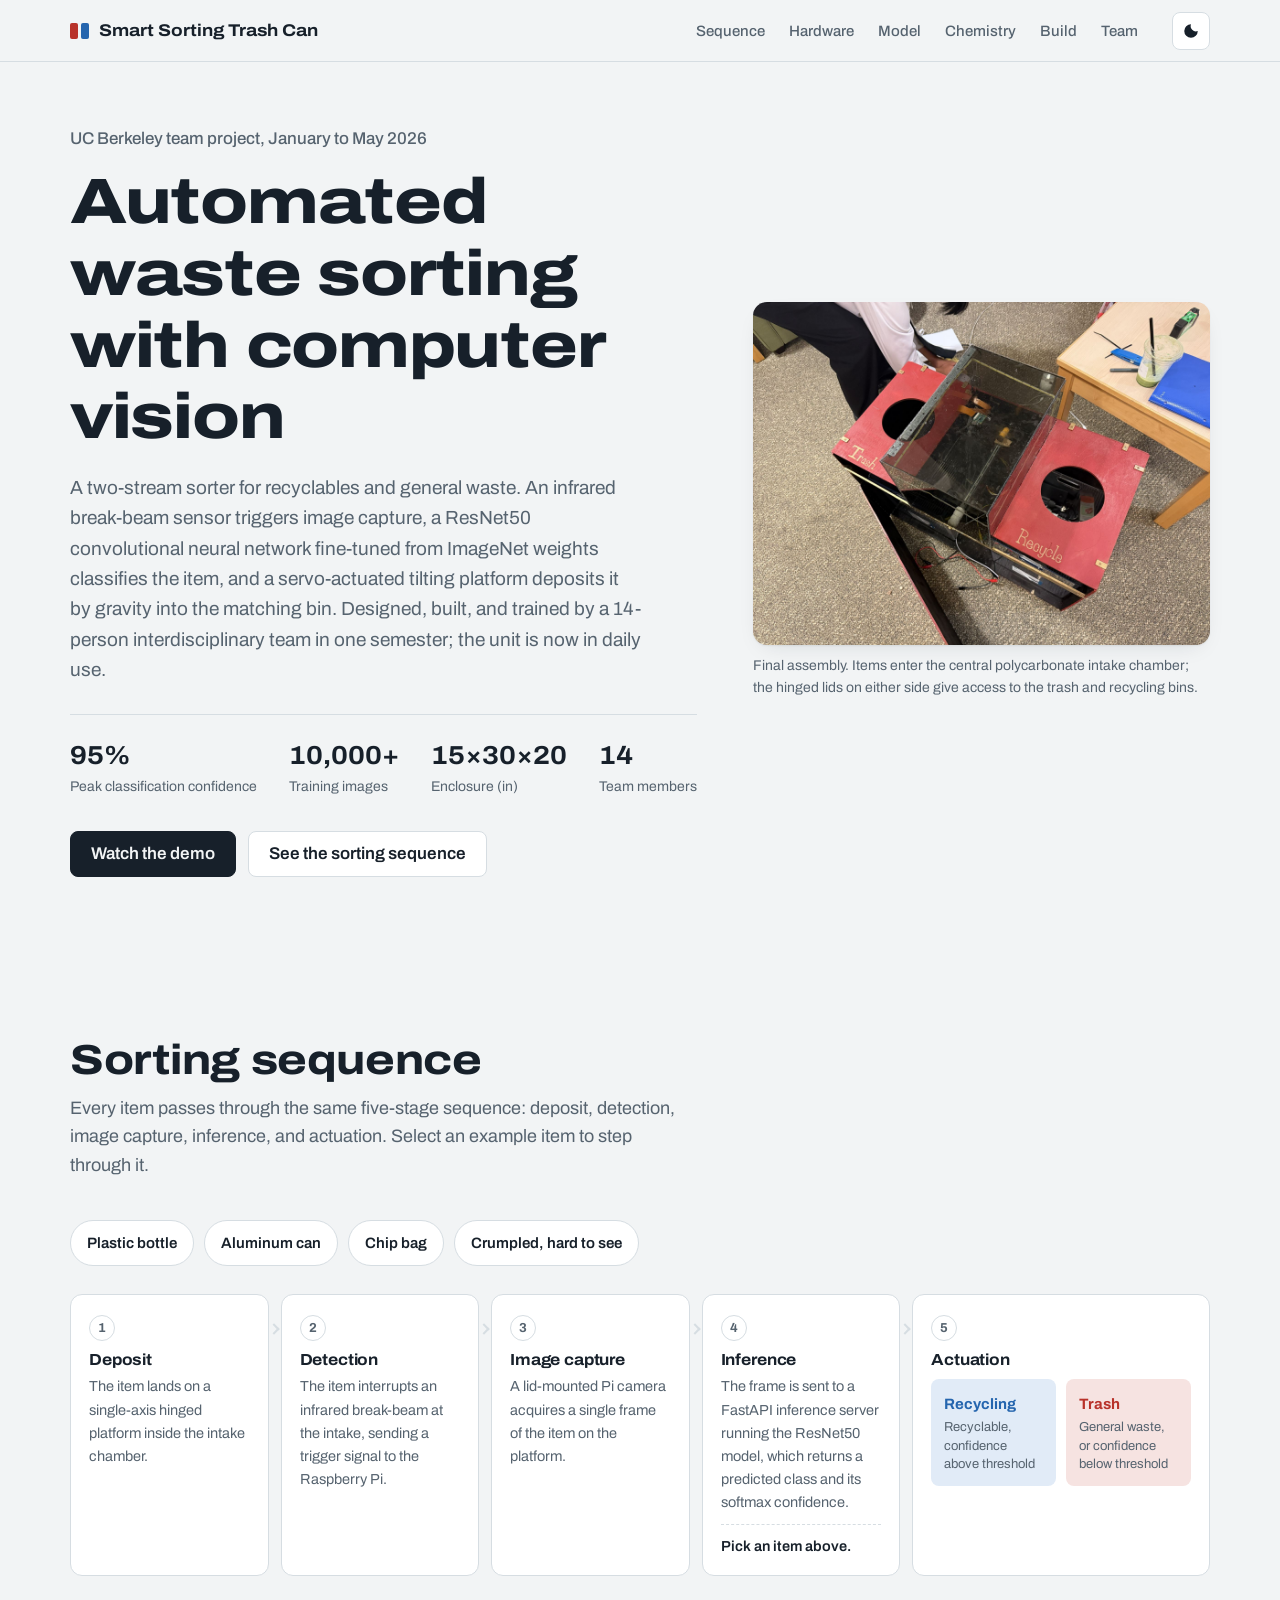
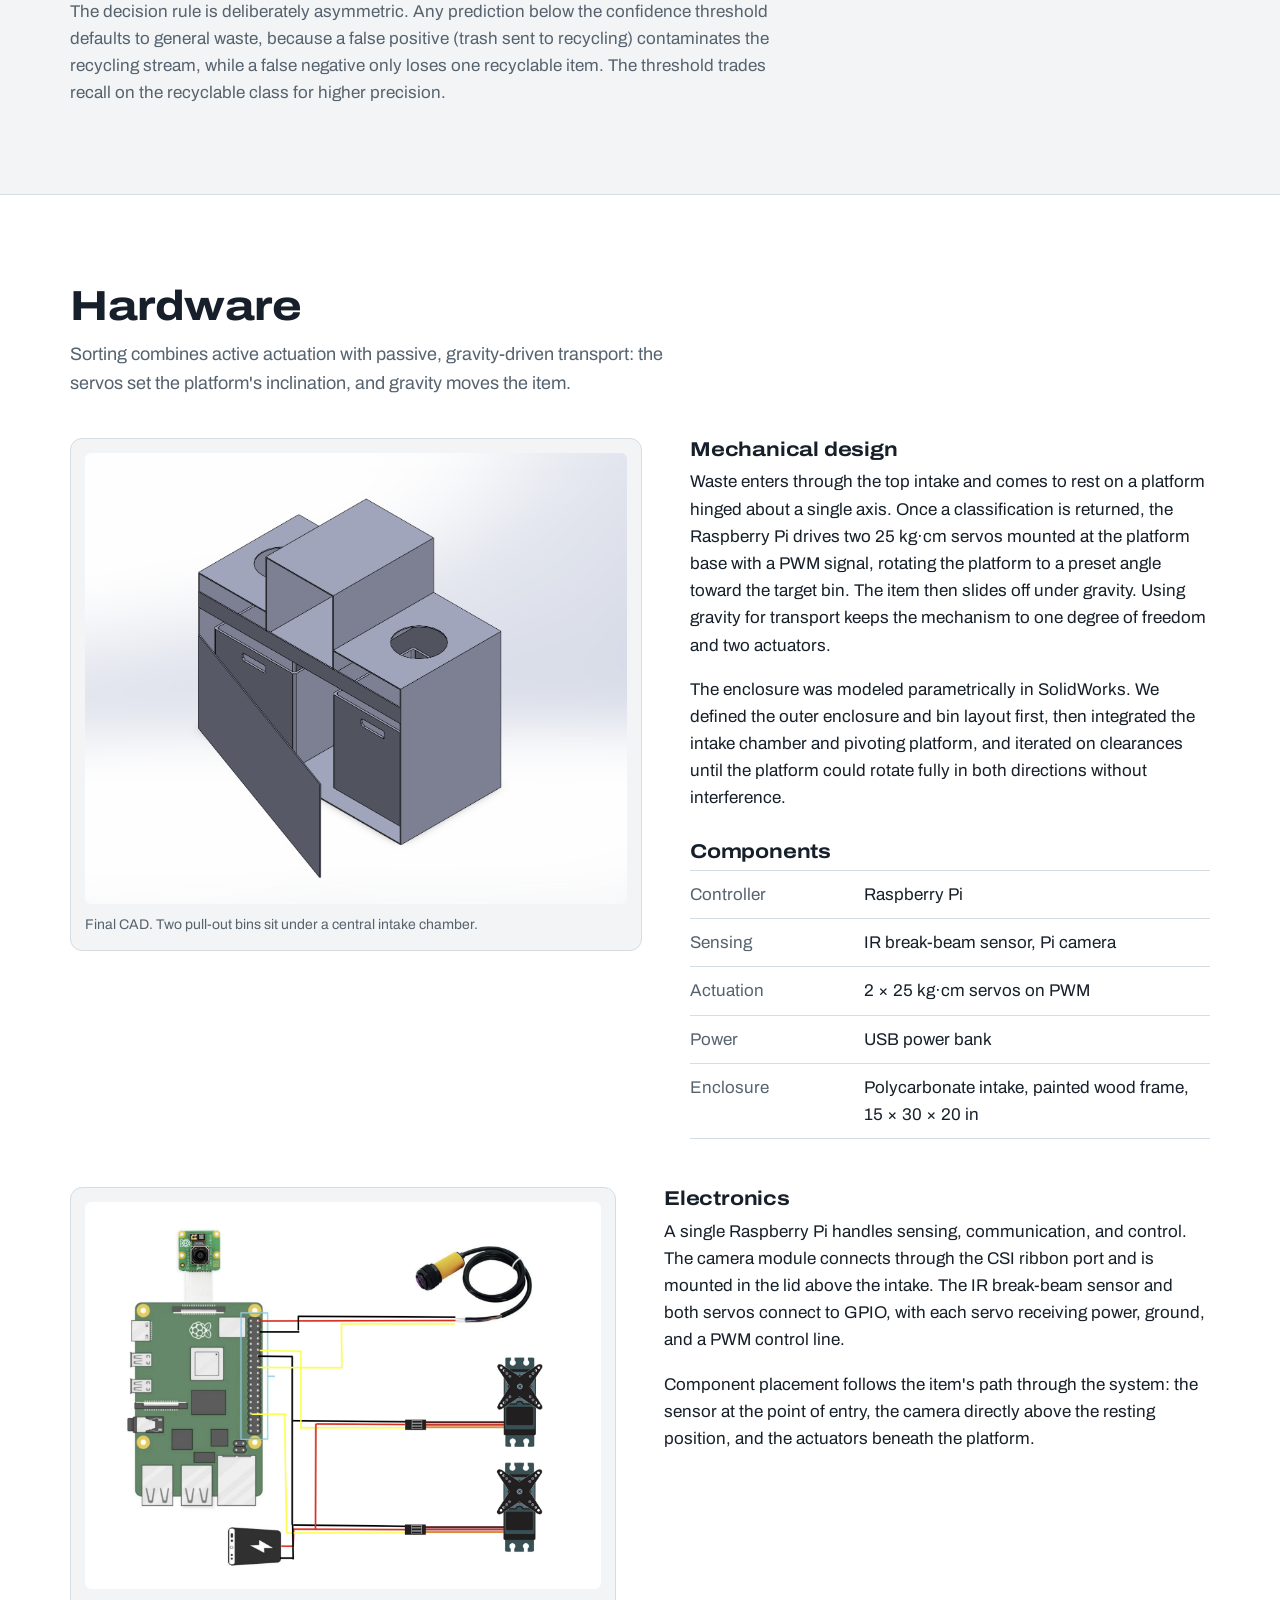
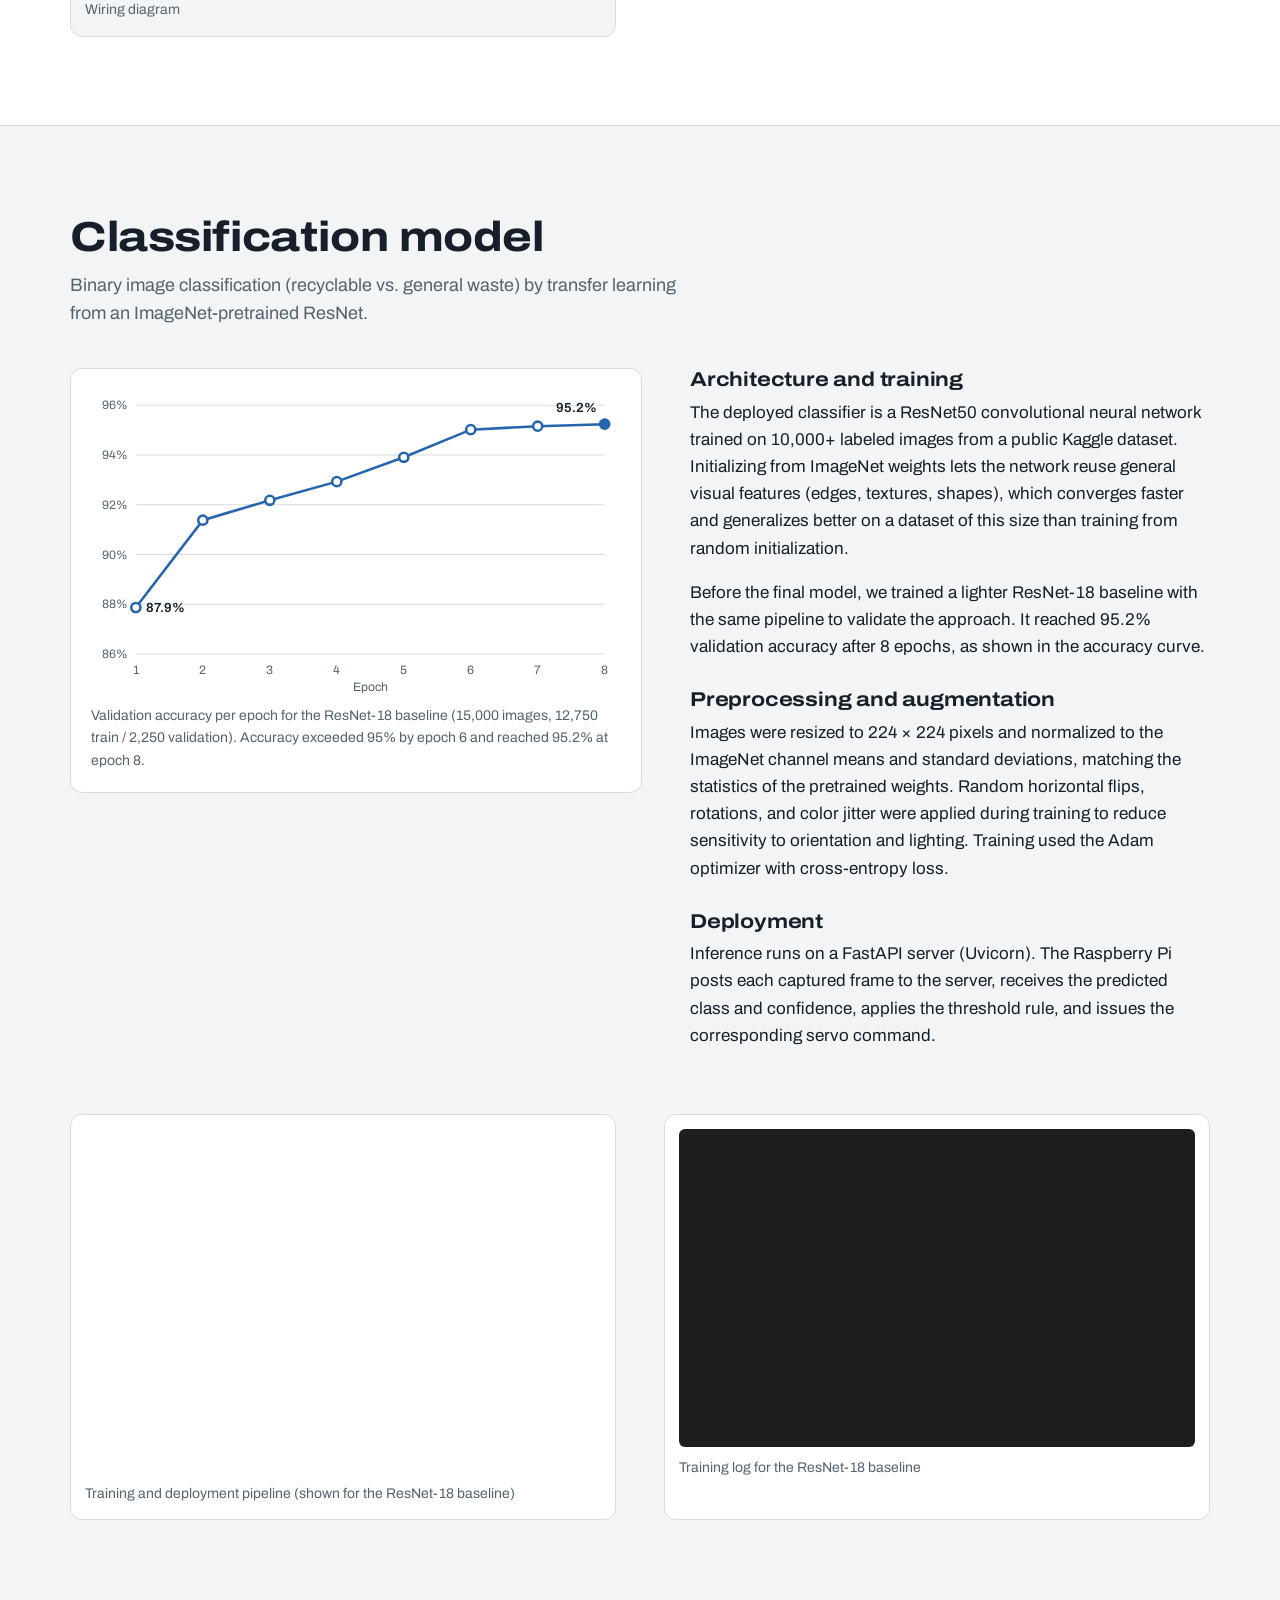
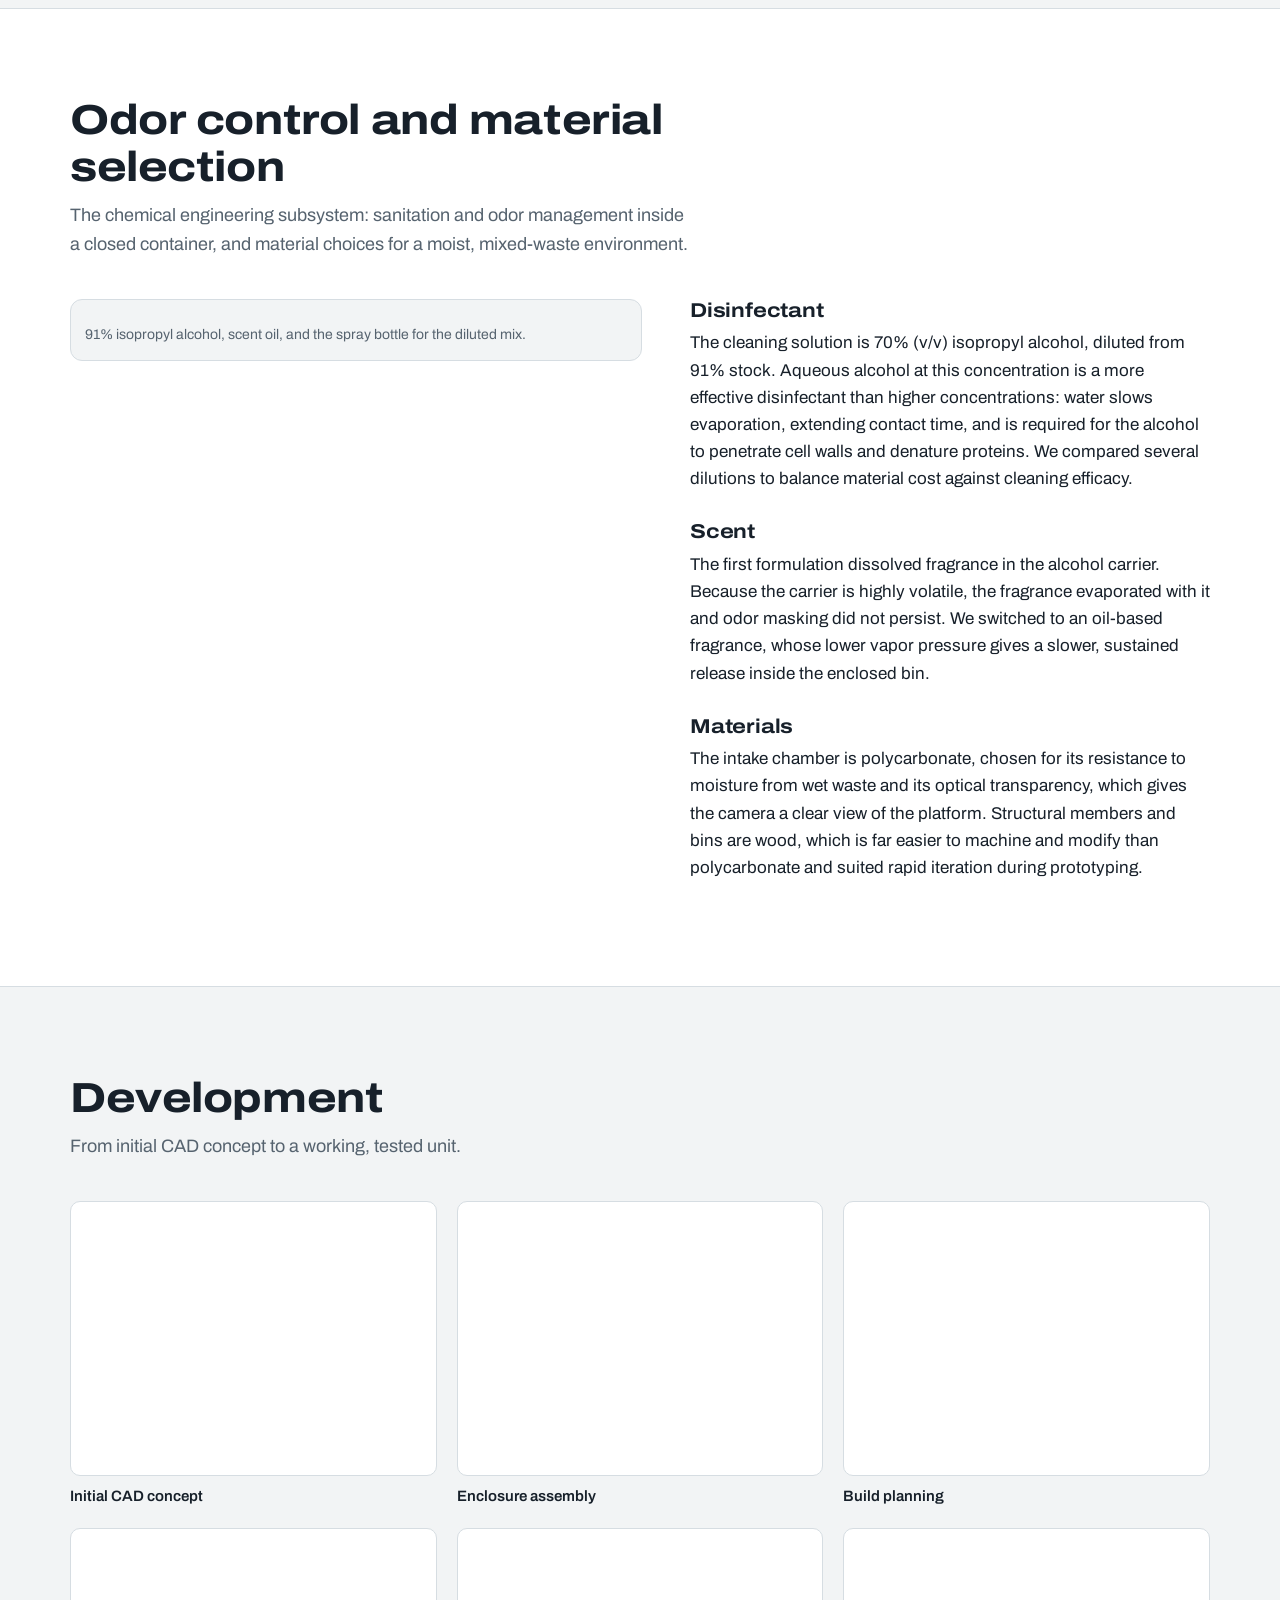
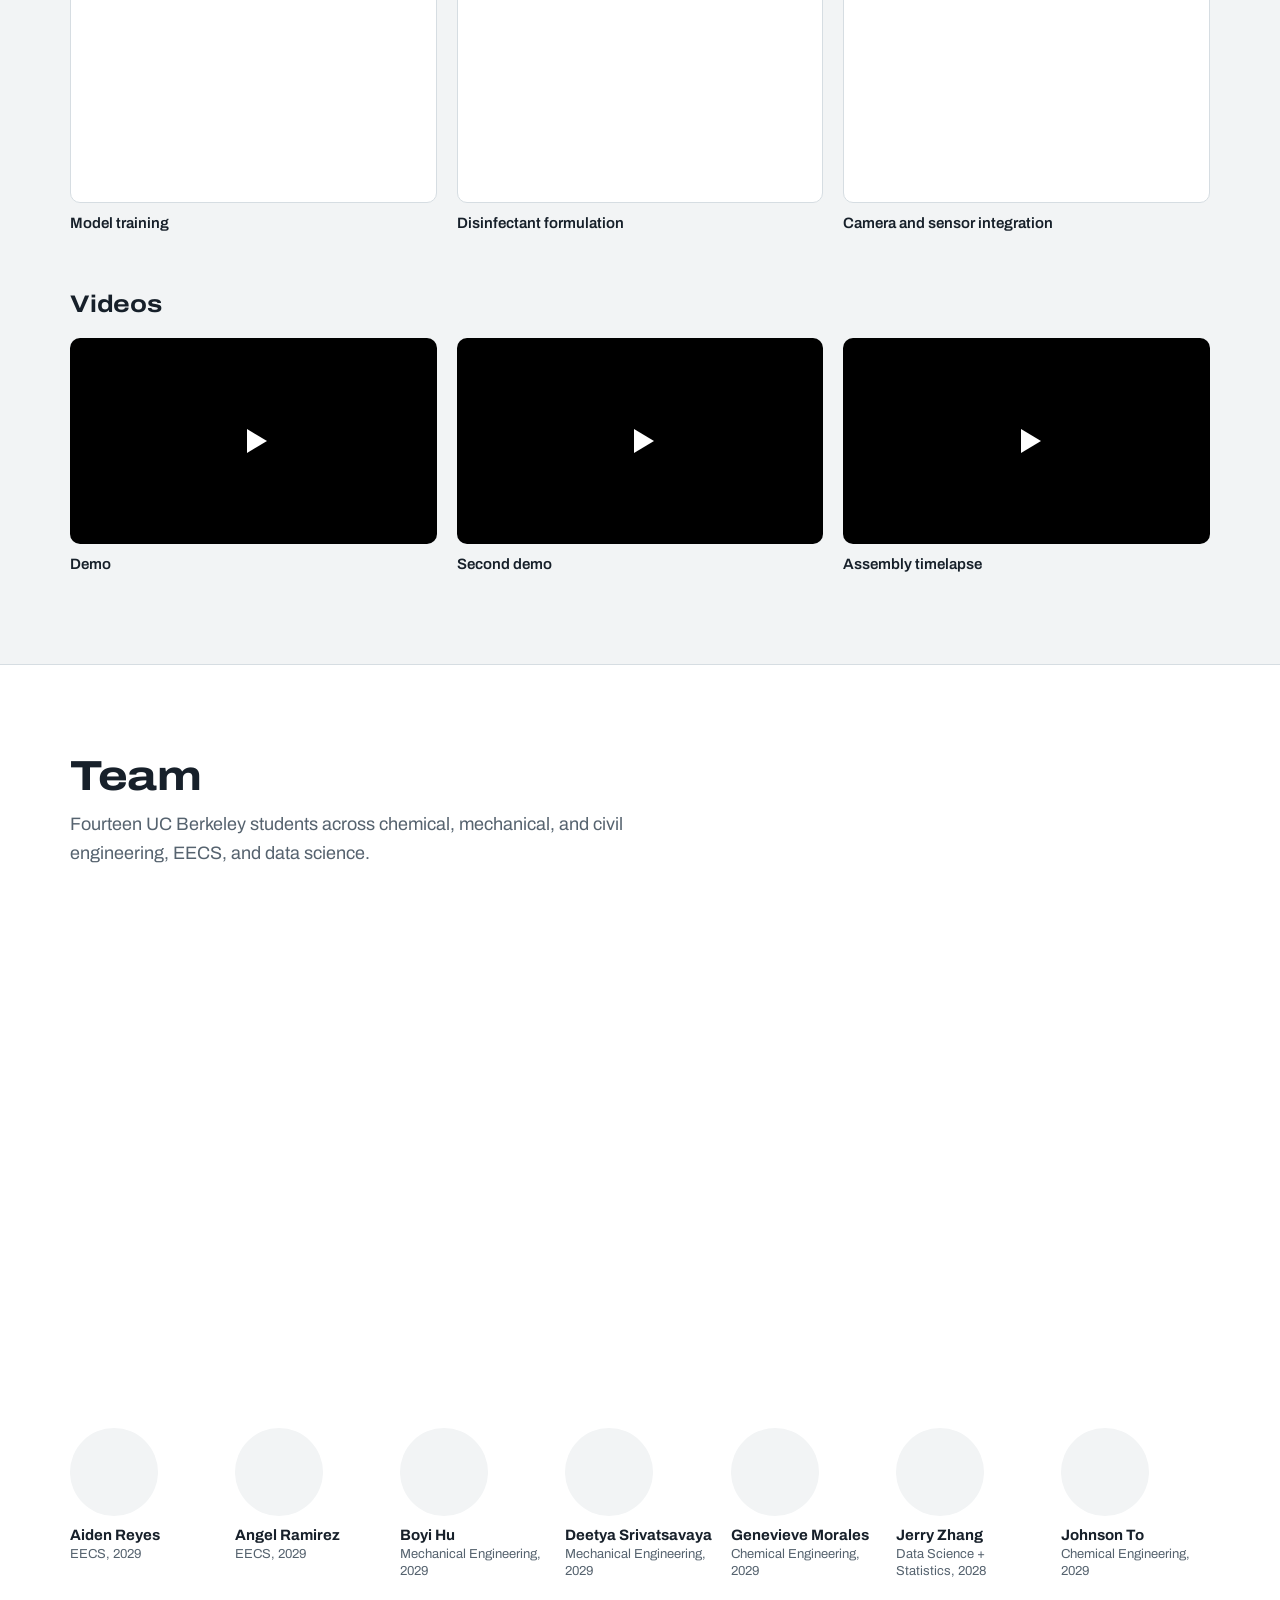
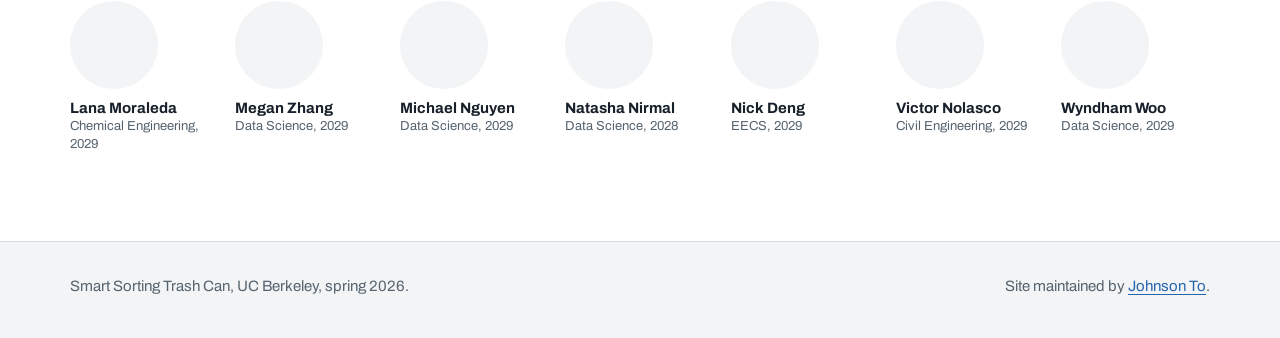
<file: hardware.html>
<!doctype html>
<html lang="en"><head><meta charset="utf-8"><title>Smart Sorting Trash Can</title><meta http-equiv="refresh" content="0; url=index.html#hardware"><link rel="canonical" href="https://johnsonto07.github.io/smart-trash-can-project/#hardware"></head><body><p>This page moved to <a href="index.html#hardware">one page</a>.</p></body></html>
</file>
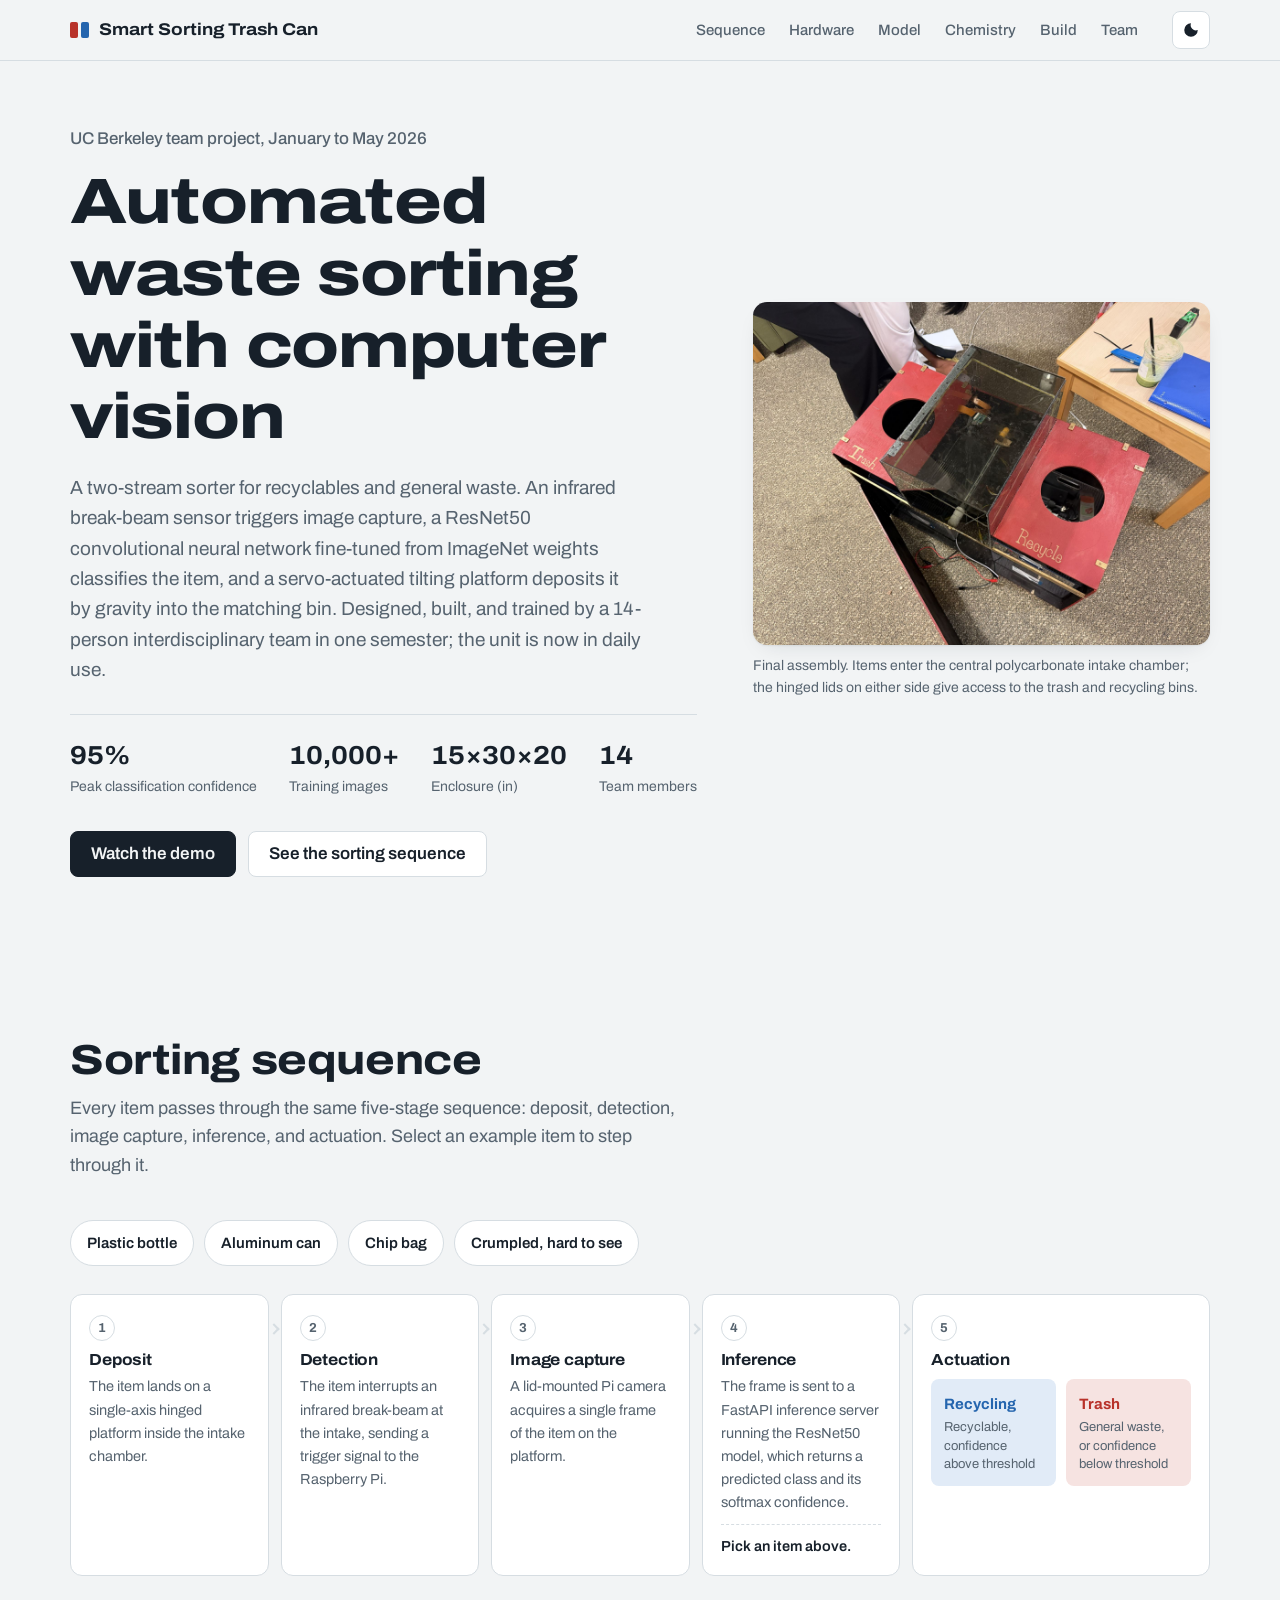
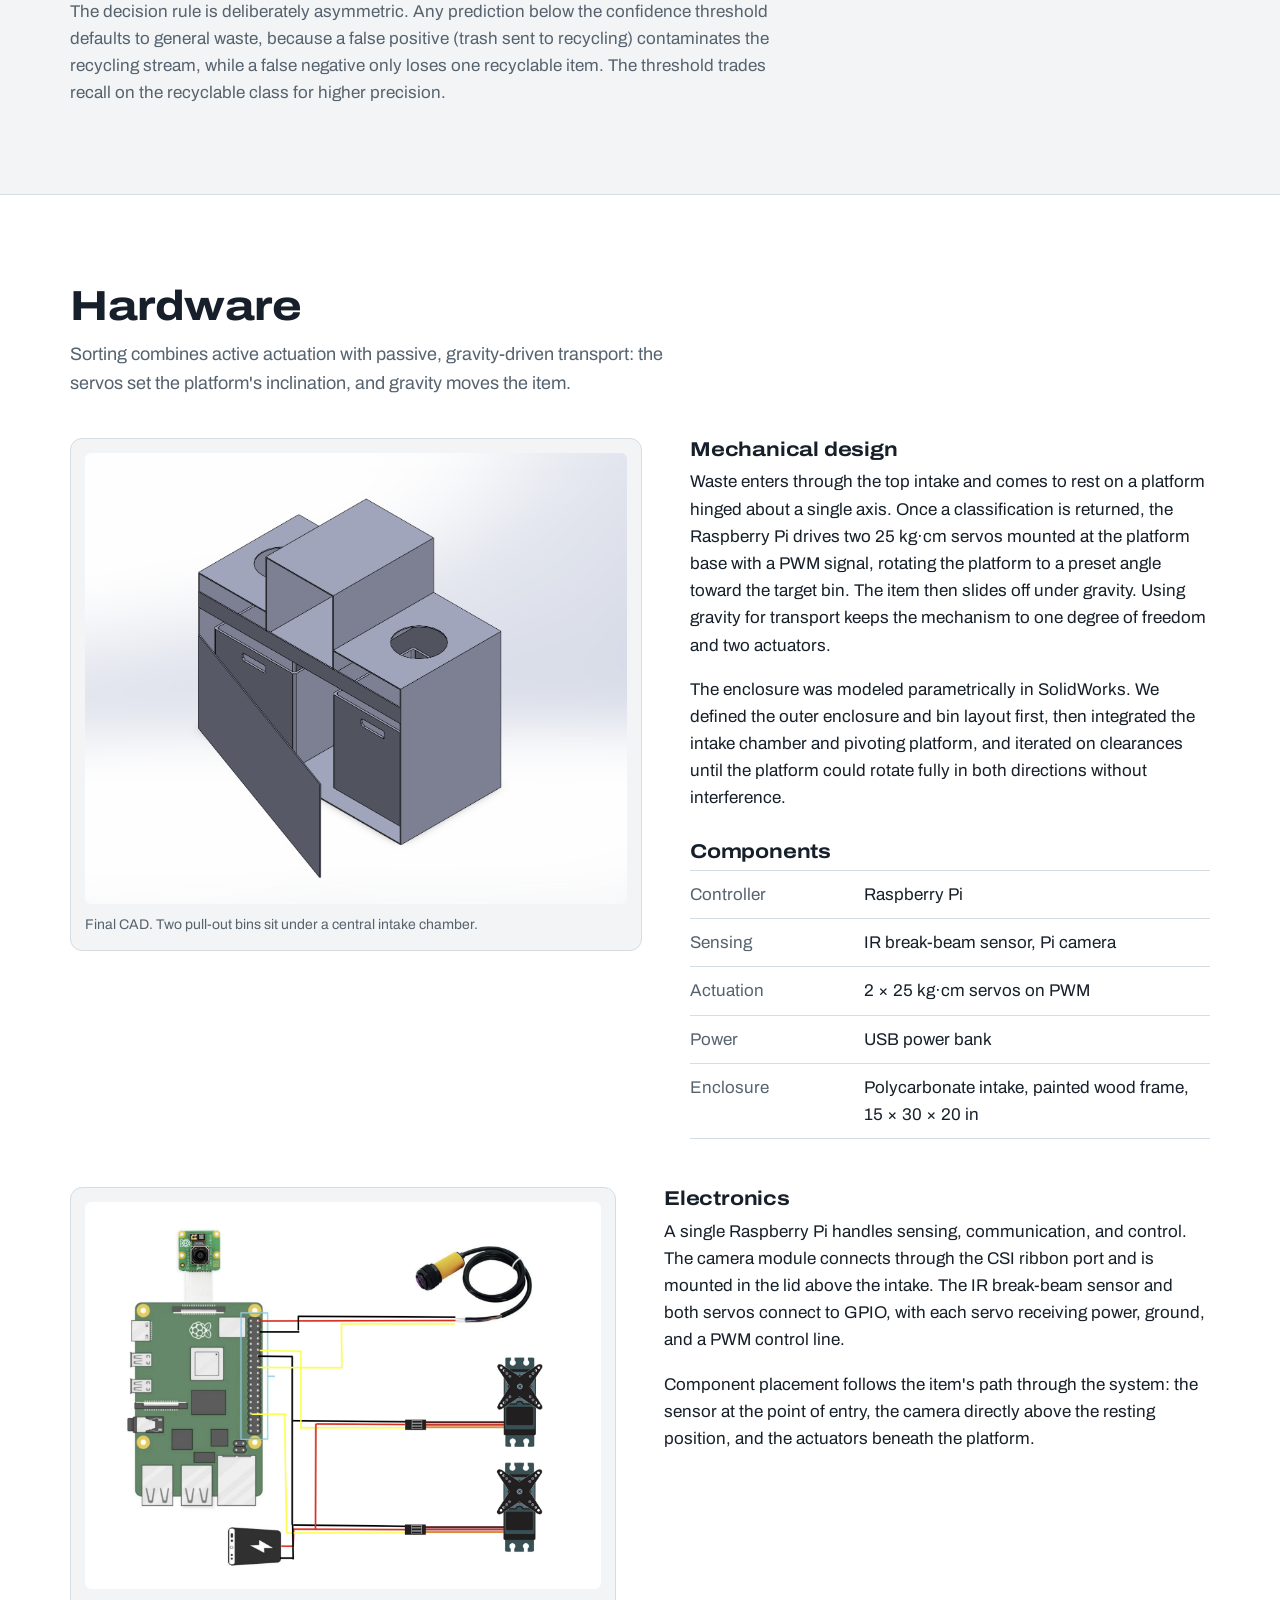
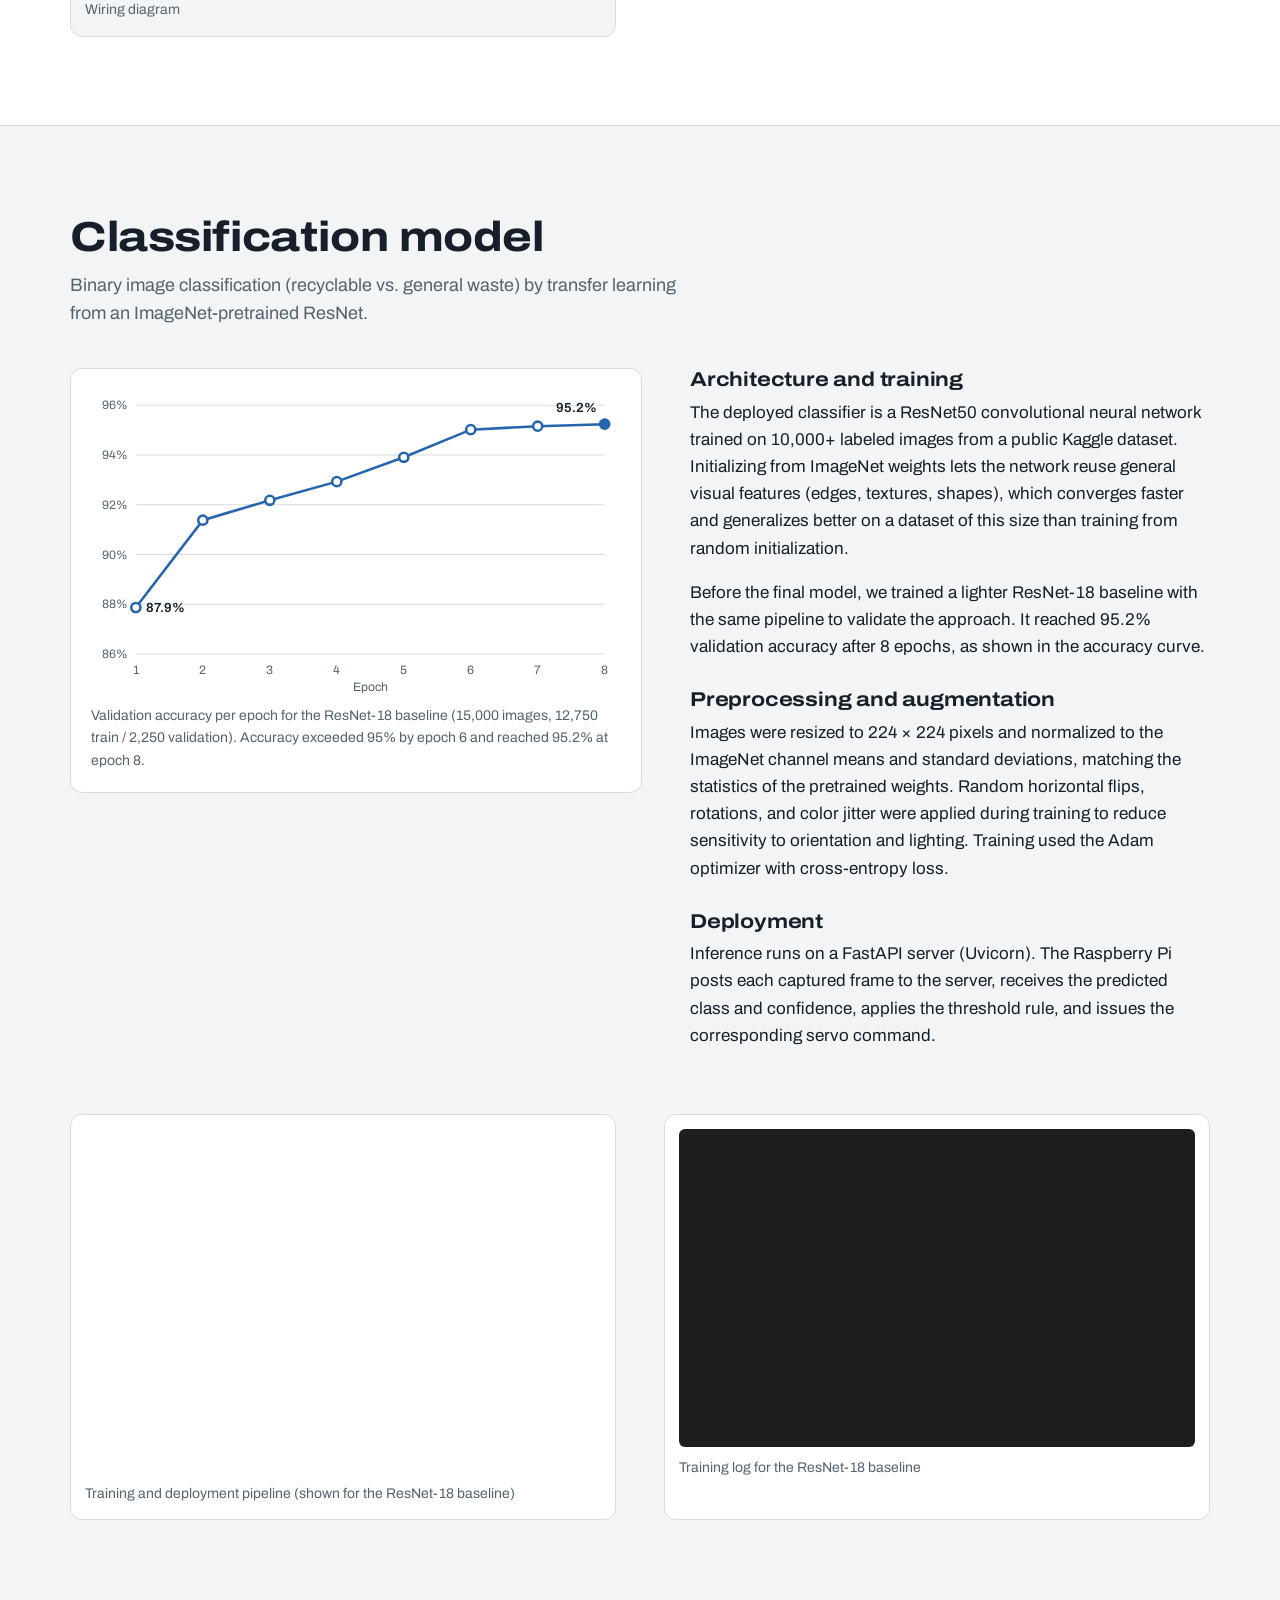
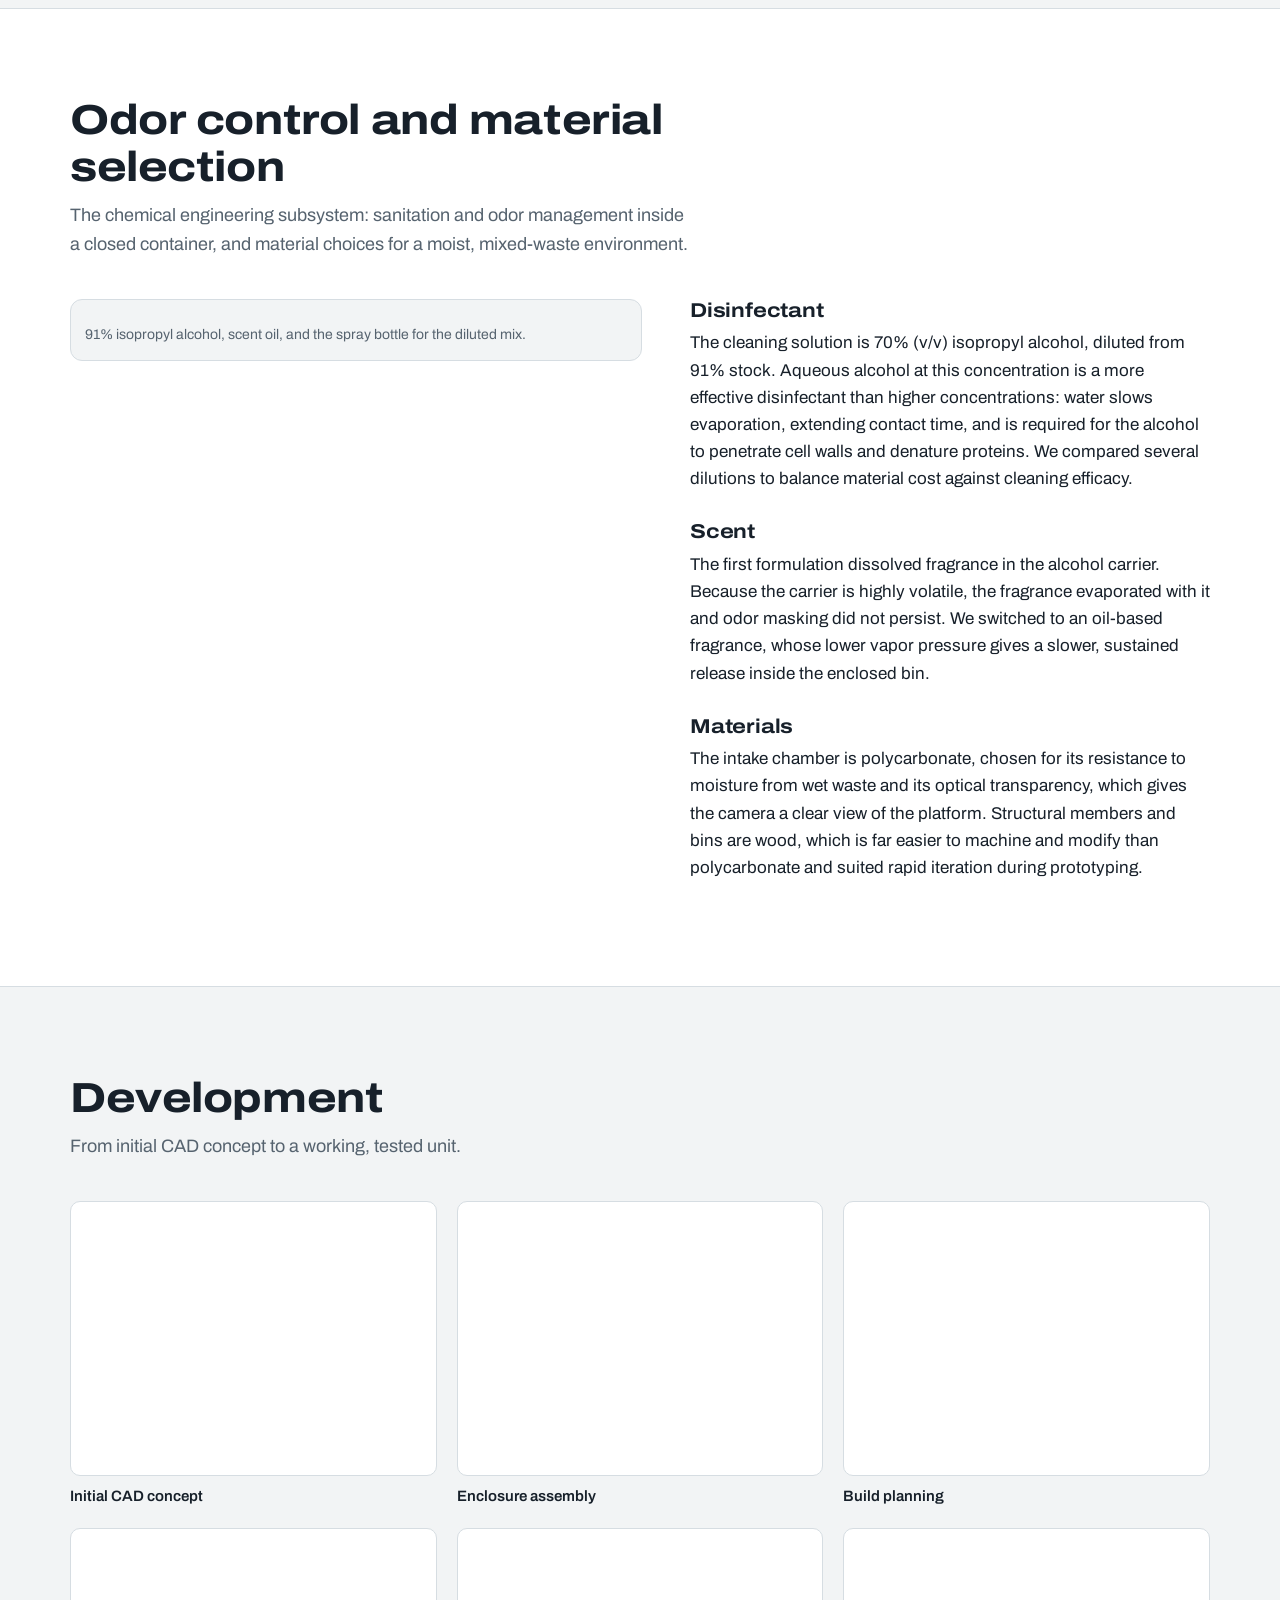
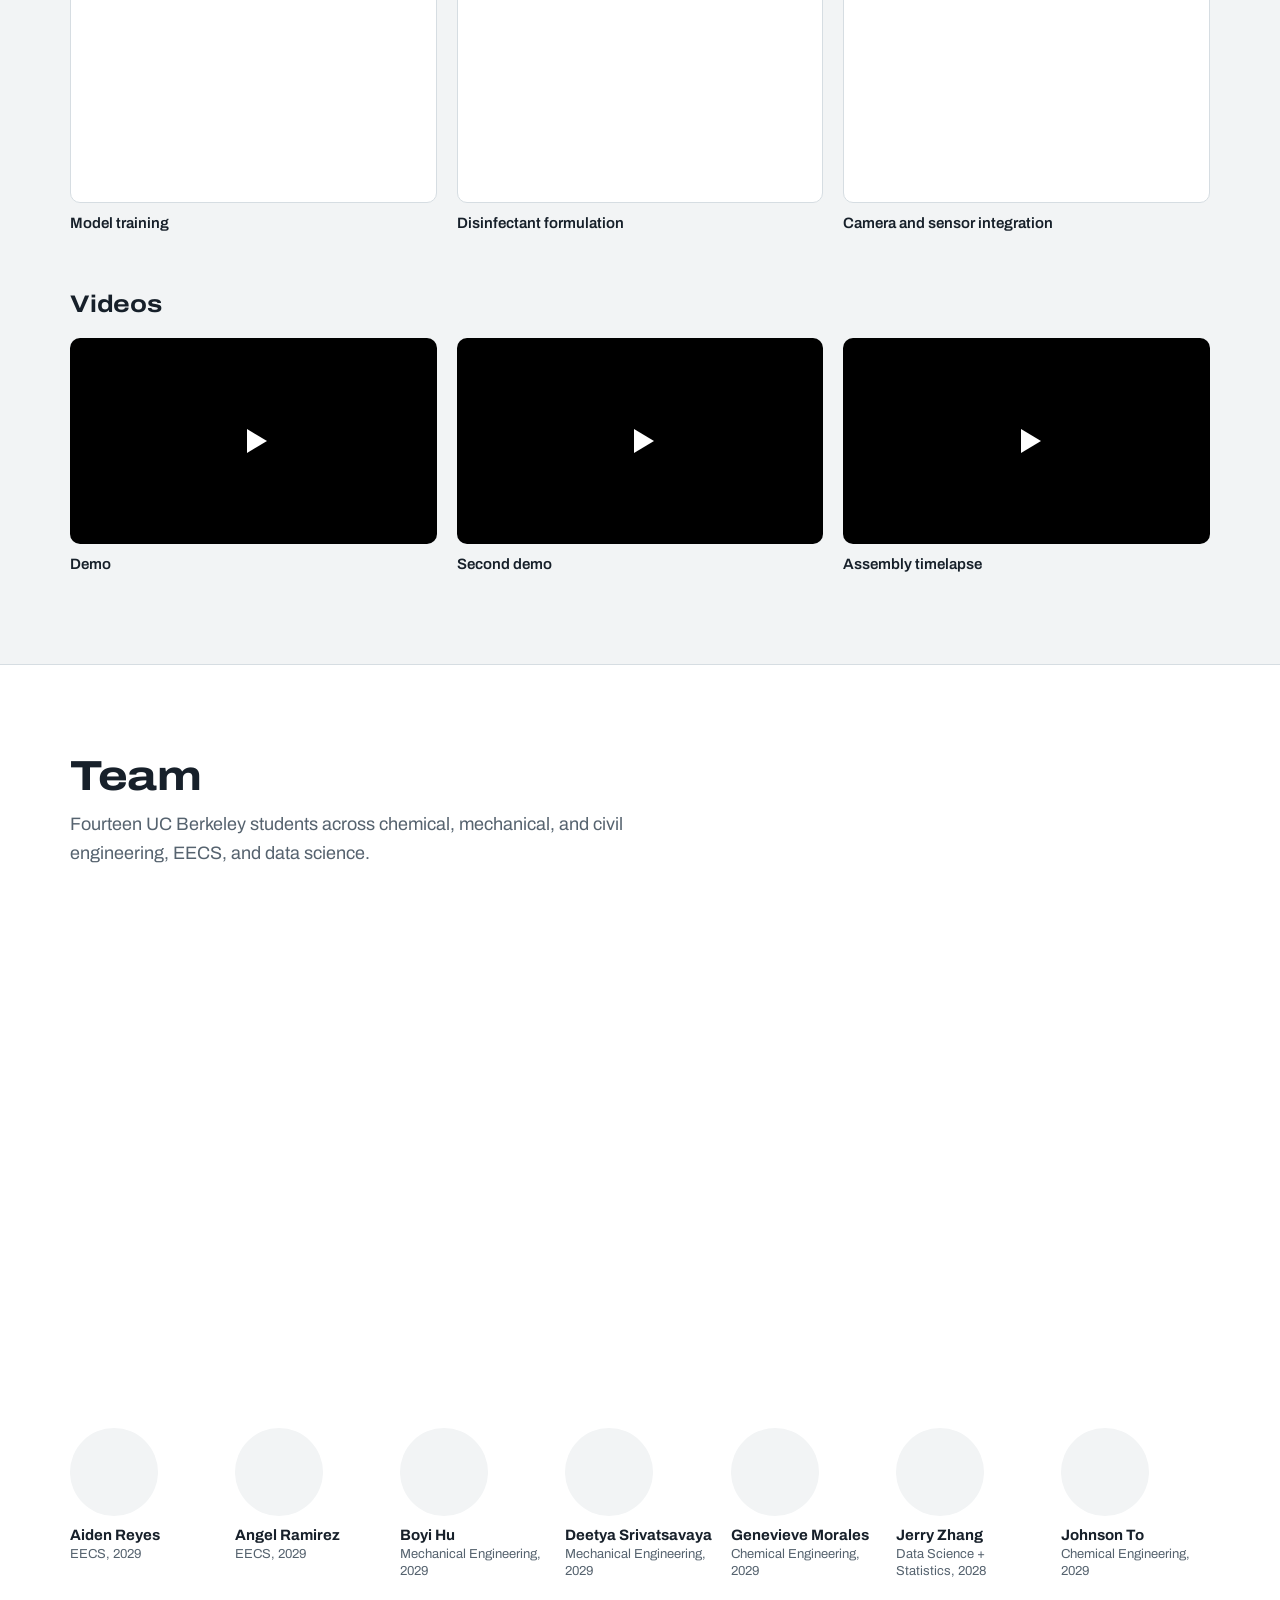
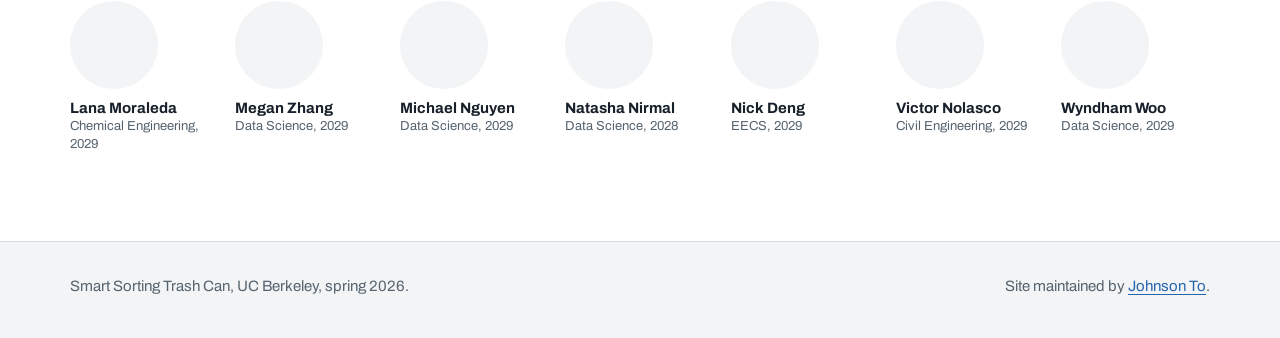
<file: process.html>
<!doctype html>
<html lang="en"><head><meta charset="utf-8"><title>Smart Sorting Trash Can</title><meta http-equiv="refresh" content="0; url=index.html#build"><link rel="canonical" href="https://johnsonto07.github.io/smart-trash-can-project/#build"></head><body><p>This page moved to <a href="index.html#build">one page</a>.</p></body></html>
</file>
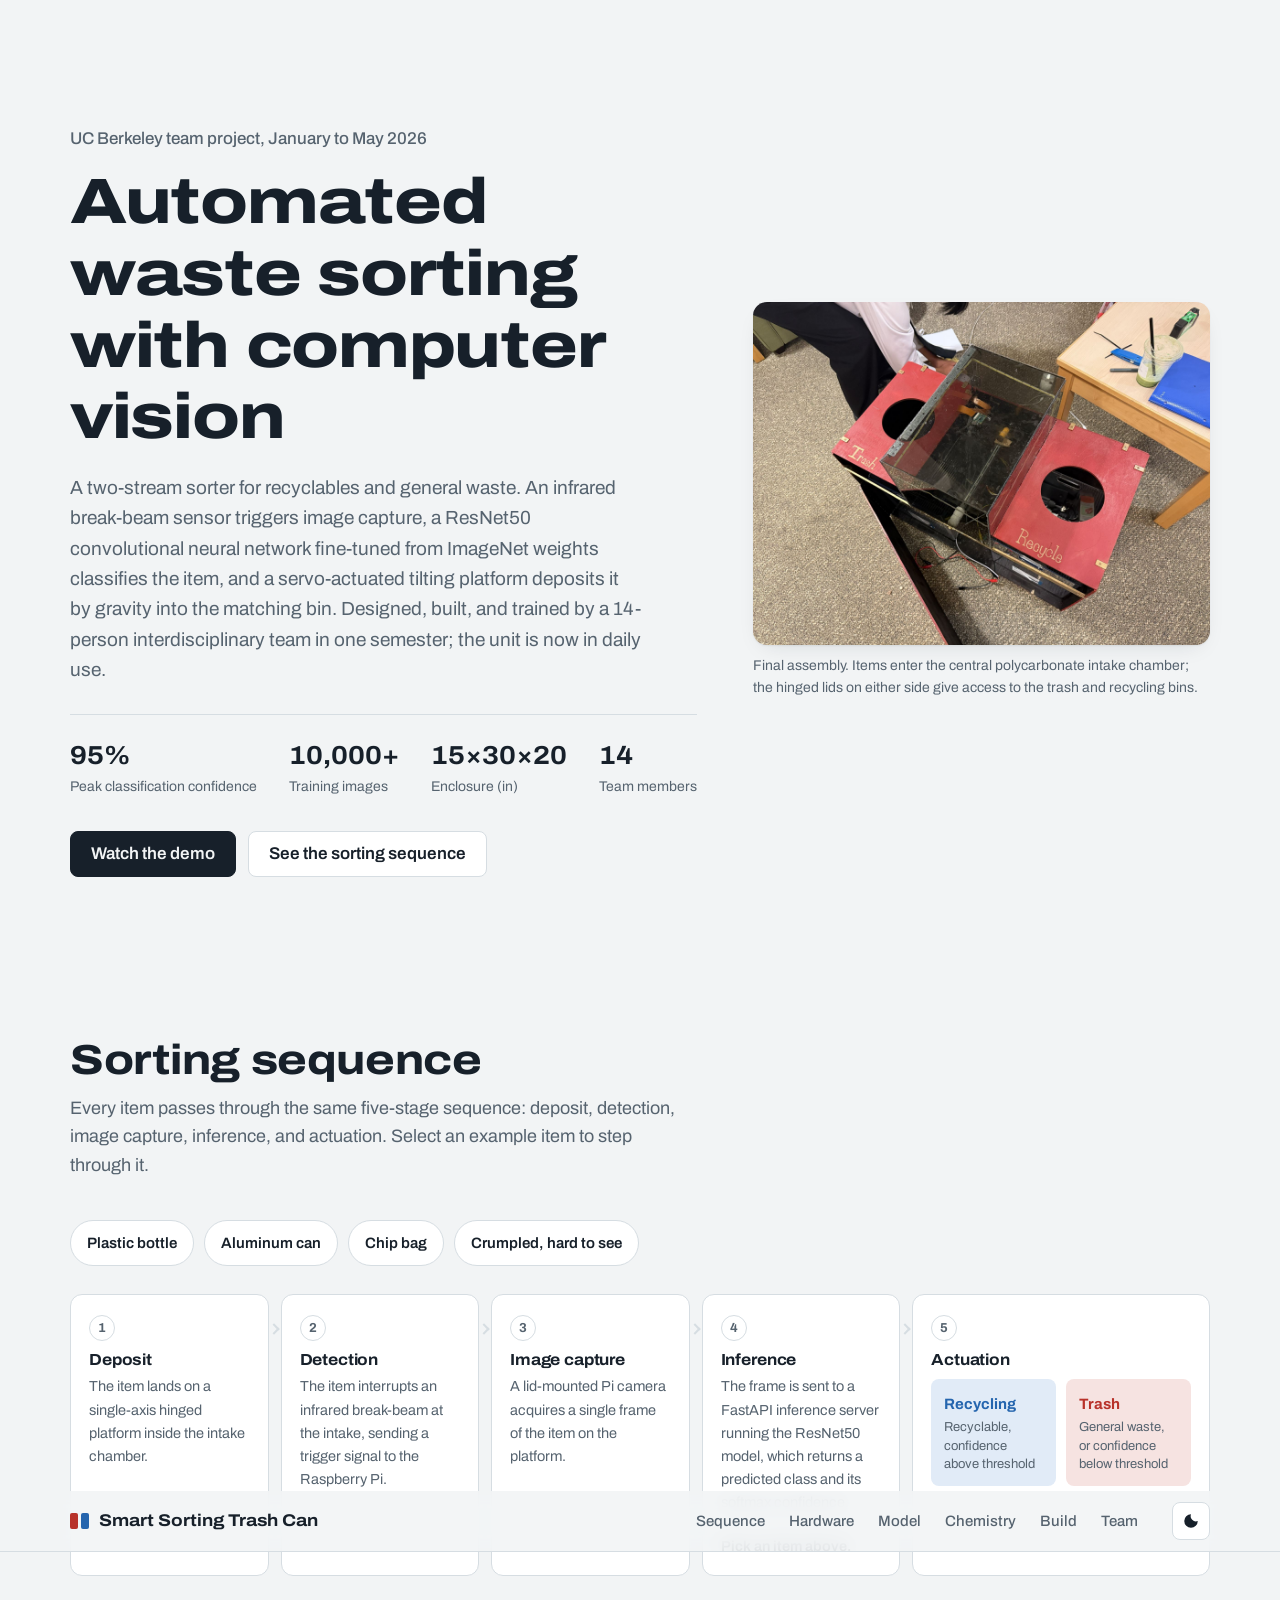
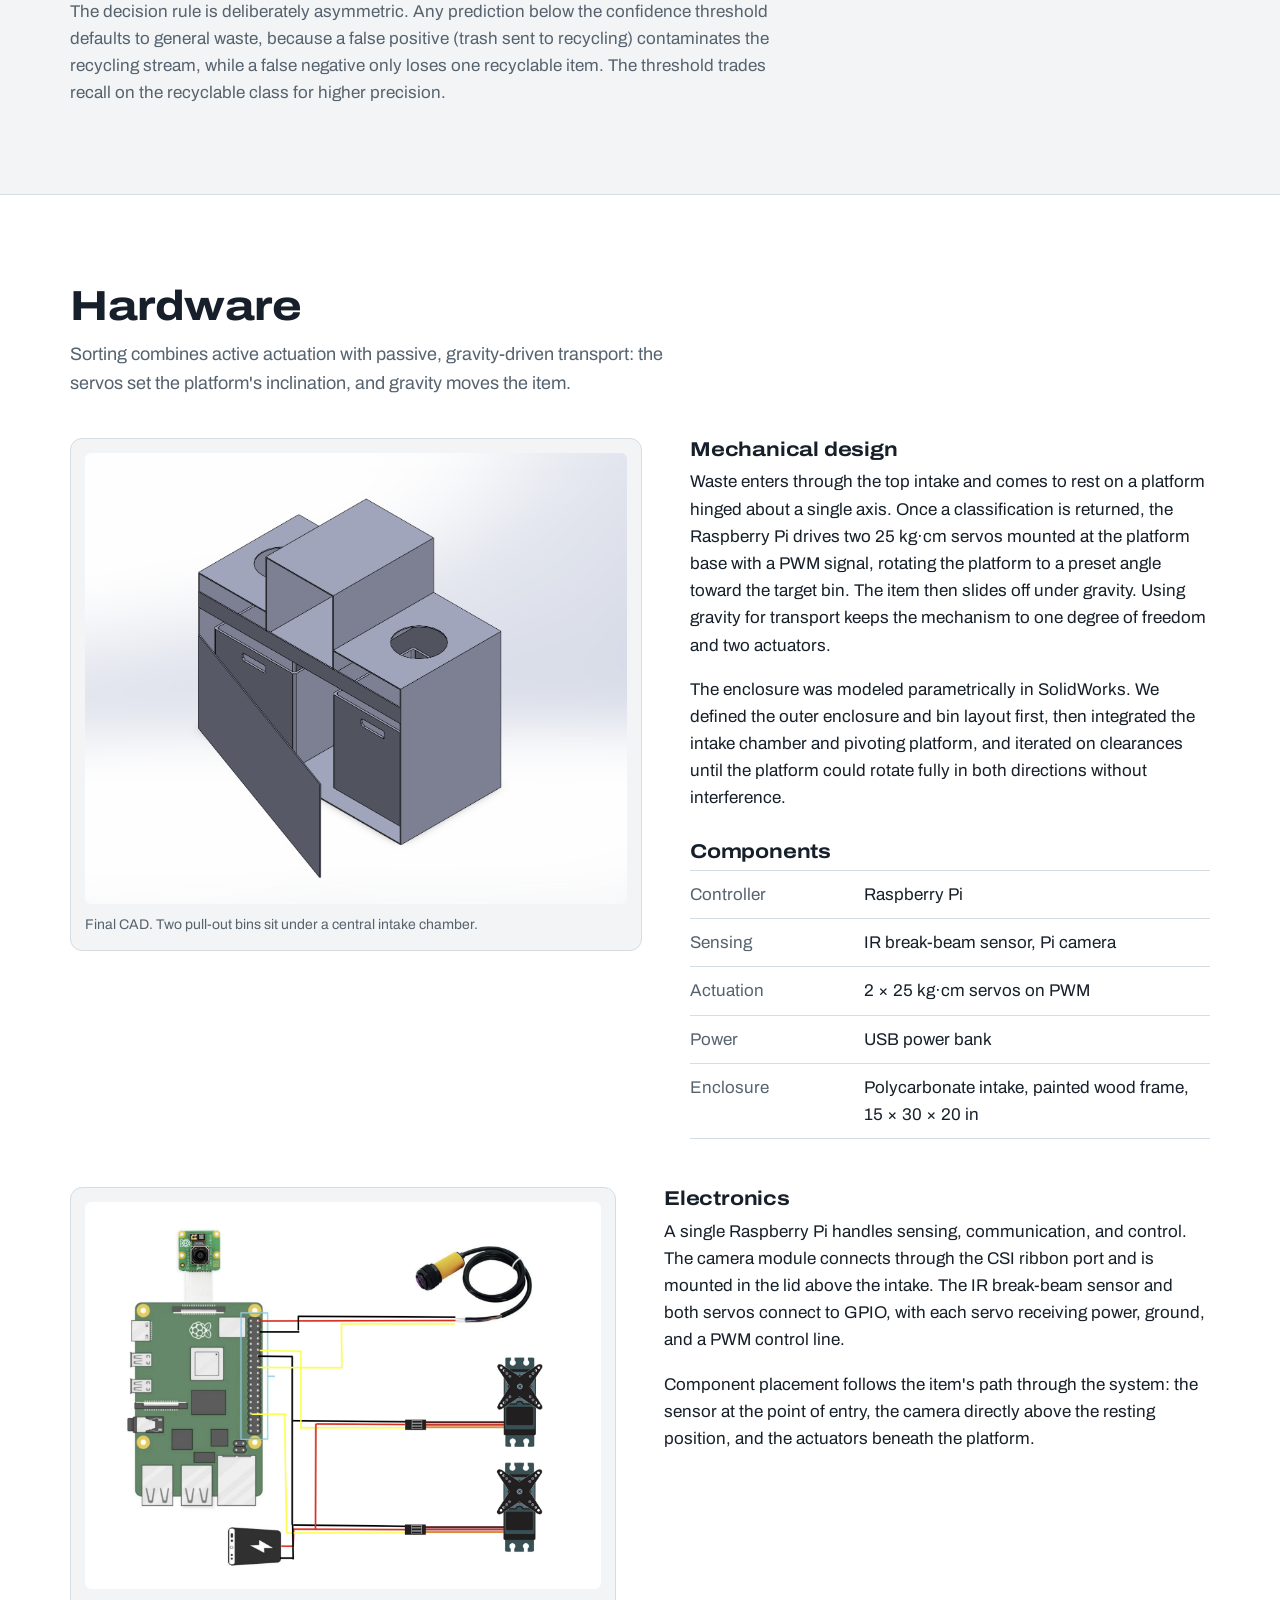
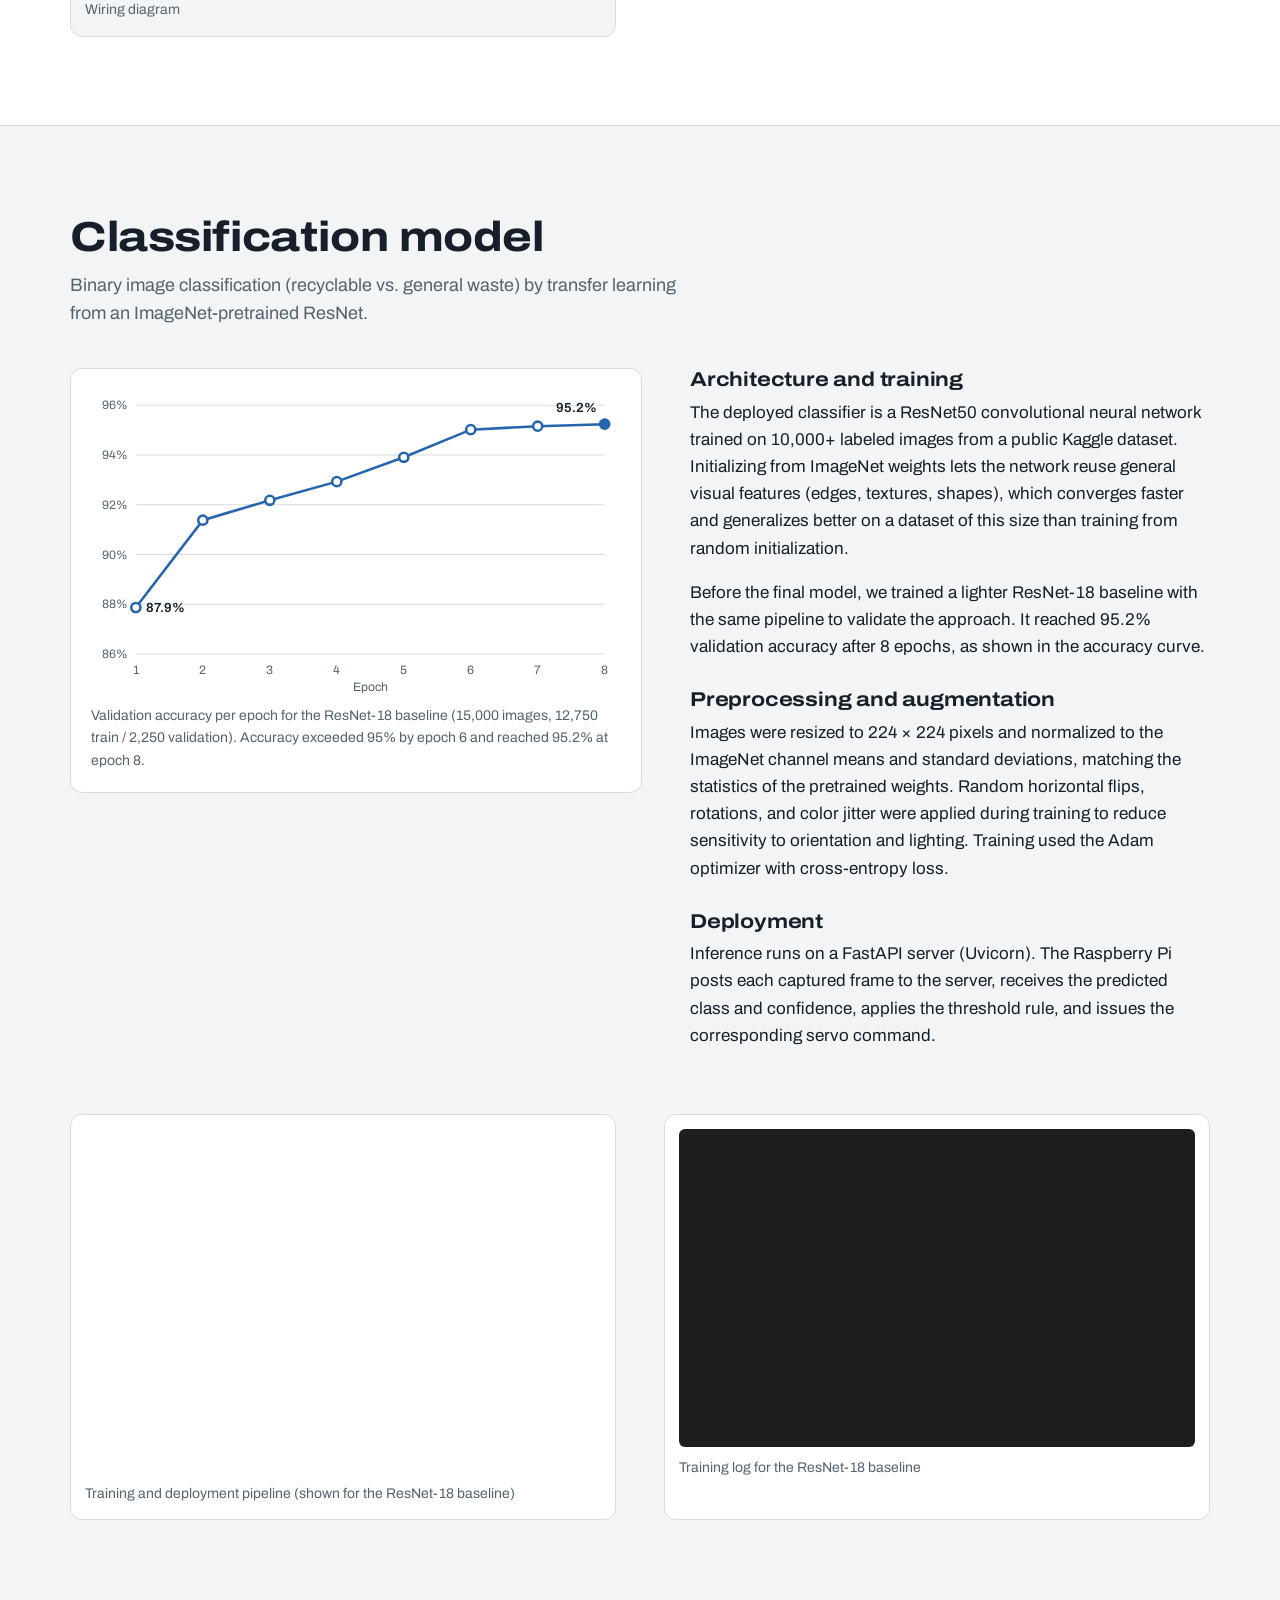
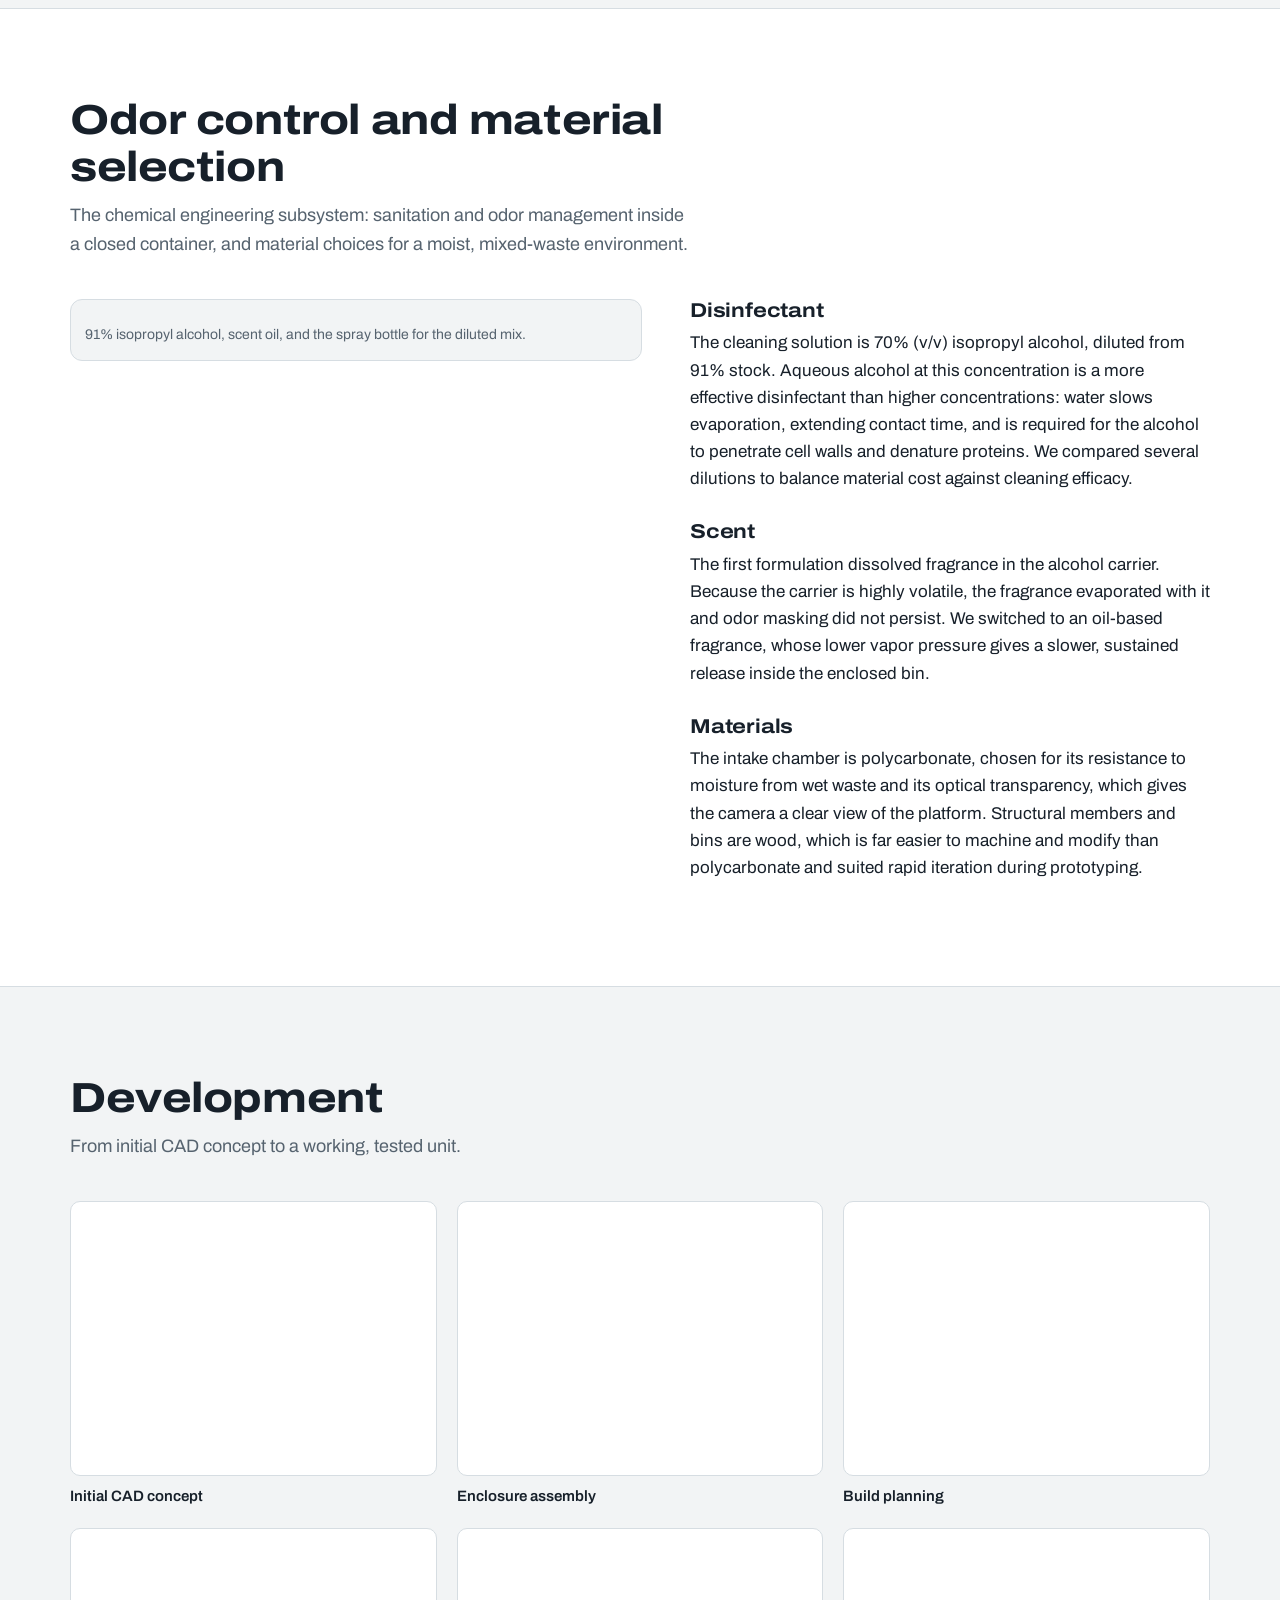
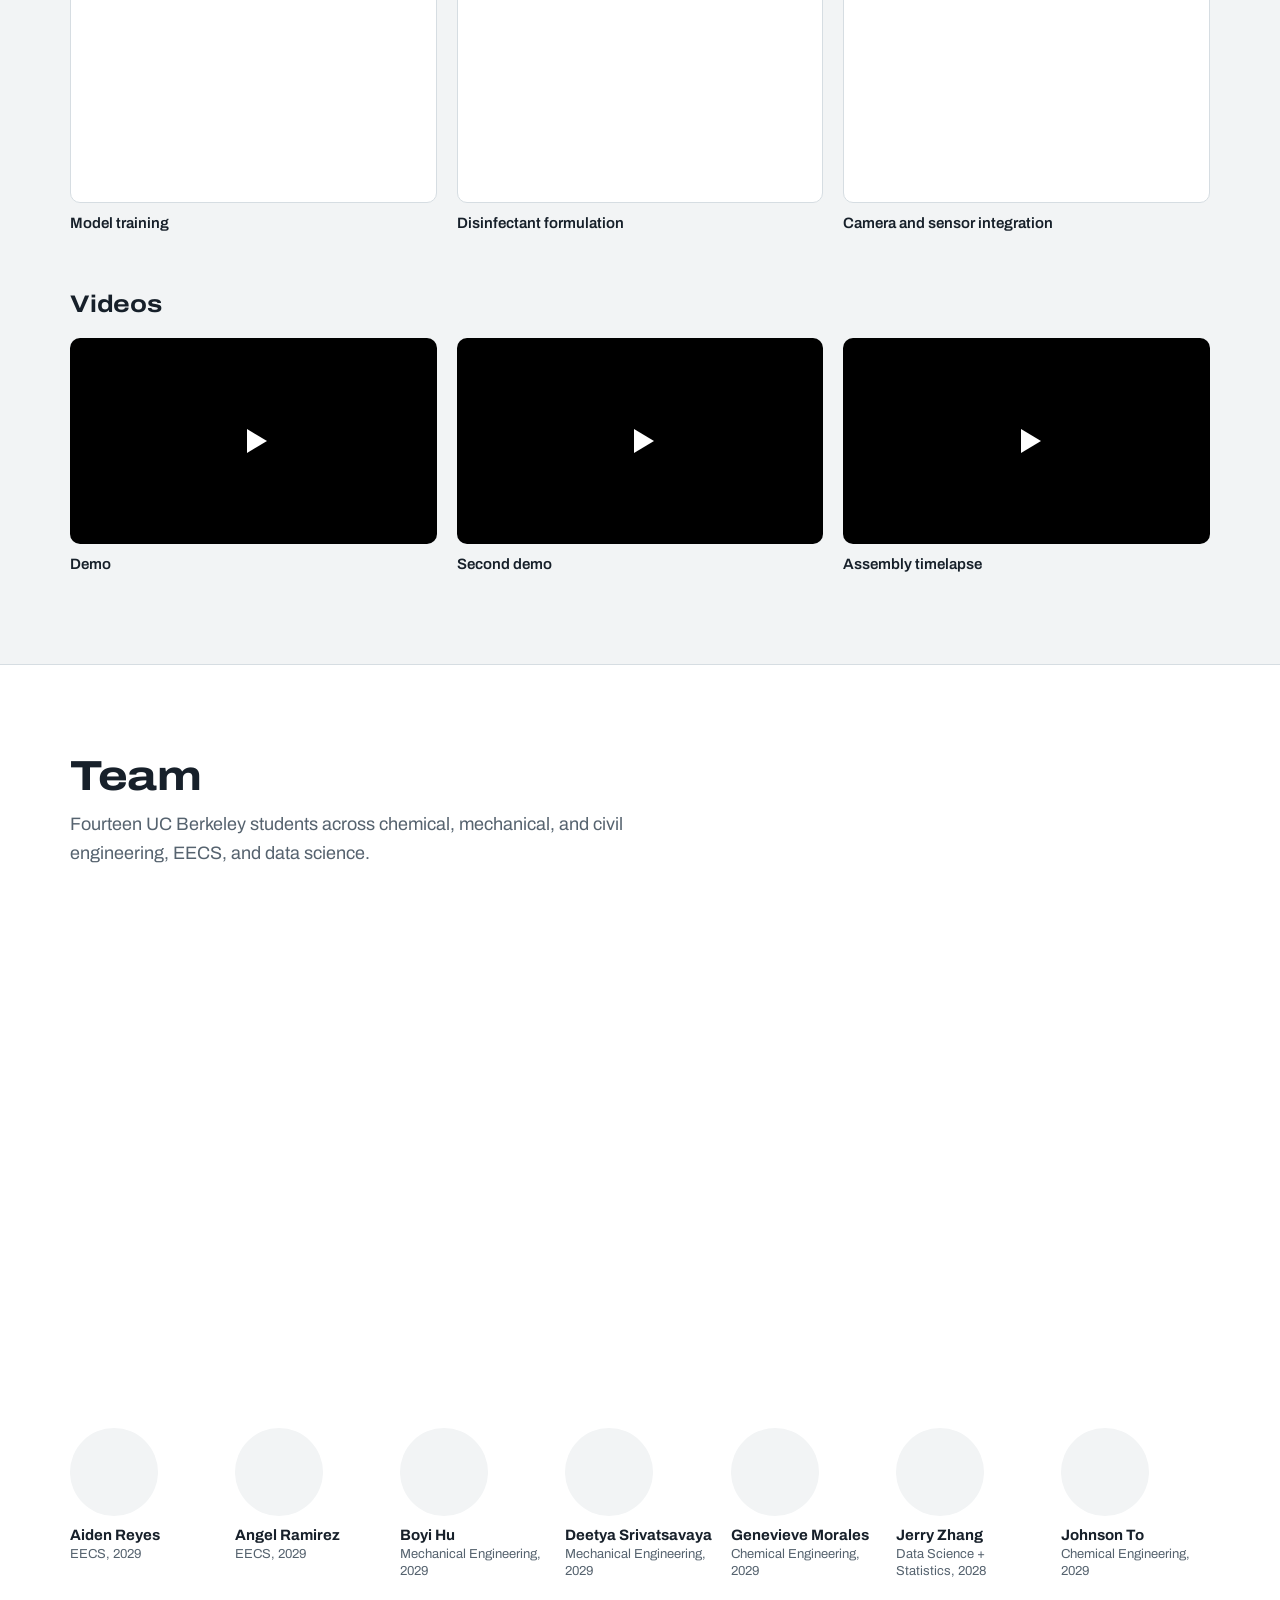
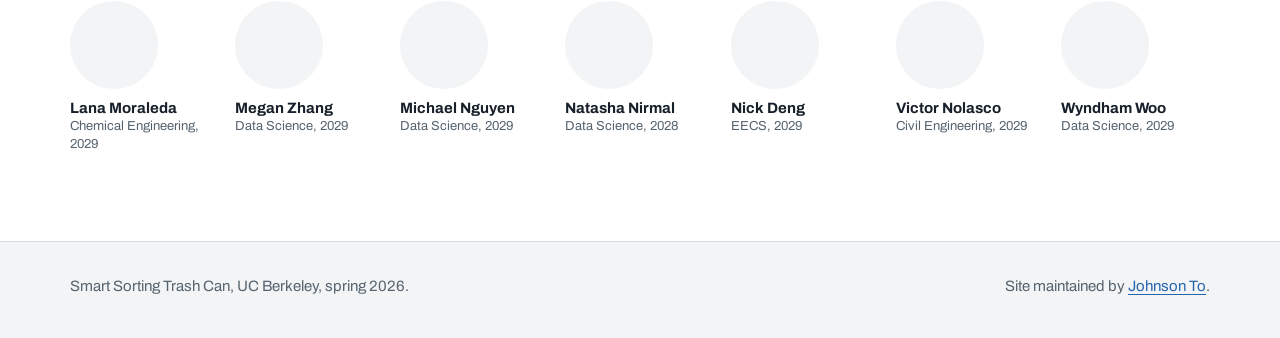
<file: software.html>
<!doctype html>
<html lang="en"><head><meta charset="utf-8"><title>Smart Sorting Trash Can</title><meta http-equiv="refresh" content="0; url=index.html#model"><link rel="canonical" href="https://johnsonto07.github.io/smart-trash-can-project/#model"></head><body><p>This page moved to <a href="index.html#model">one page</a>.</p></body></html>
</file>
<file: styles.css>
/* Smart Sorting Trash Can project site.
   Two accent colors carry meaning: red = trash, blue = recycling. */

@font-face {
  font-family: "Archivo";
  src: url("fonts/archivo-variable.woff2") format("woff2-variations"), url("fonts/archivo-variable.woff2") format("woff2");
  font-weight: 100 900;
  font-stretch: 62% 125%;
  font-style: normal;
  font-display: swap;
}

:root {
  --bg: #f2f4f5;
  --surface: #ffffff;
  --ink: #17202a;
  --muted: #56636f;
  --line: #d6dde2;
  --trash: #b8322a;
  --trash-soft: #f6e3e1;
  --recycle: #2565ae;
  --recycle-soft: #e1ebf7;
  --focus: #2565ae;
  --shadow: 0 1px 2px rgba(23, 32, 42, .06), 0 8px 24px -12px rgba(23, 32, 42, .18);
  color-scheme: light;
}
@media (prefers-color-scheme: dark) {
  :root:not([data-theme="light"]) {
    --bg: #11161b; --surface: #182029; --ink: #e5eaee; --muted: #9eabb7; --line: #2a3540;
    --trash: #e4675d; --trash-soft: #3a1f1d; --recycle: #6ea7ea; --recycle-soft: #1a2c42; --focus: #6ea7ea;
    --shadow: 0 1px 2px rgba(0,0,0,.4), 0 8px 24px -12px rgba(0,0,0,.6);
    color-scheme: dark;
  }
}
:root[data-theme="dark"] {
  --bg: #11161b; --surface: #182029; --ink: #e5eaee; --muted: #9eabb7; --line: #2a3540;
  --trash: #e4675d; --trash-soft: #3a1f1d; --recycle: #6ea7ea; --recycle-soft: #1a2c42; --focus: #6ea7ea;
  --shadow: 0 1px 2px rgba(0,0,0,.4), 0 8px 24px -12px rgba(0,0,0,.6);
  color-scheme: dark;
}

*, *::before, *::after { box-sizing: border-box; }
html { scroll-behavior: smooth; scroll-padding-top: 76px; -webkit-text-size-adjust: 100%; }
@media (prefers-reduced-motion: reduce) { html { scroll-behavior: auto; } *, *::before, *::after { transition: none !important; animation: none !important; } }
body {
  margin: 0; background: var(--bg); color: var(--ink);
  font-family: "Archivo", system-ui, -apple-system, "Segoe UI", sans-serif;
  font-size: 17px; line-height: 1.6; font-variation-settings: "wdth" 100;
}
img { display: block; max-width: 100%; height: auto; }
a { color: var(--recycle); text-underline-offset: 3px; }
a:hover { text-decoration-thickness: 2px; }
:focus-visible { outline: 3px solid var(--focus); outline-offset: 3px; border-radius: 4px; }
h1, h2, h3 { line-height: 1.12; margin: 0; font-variation-settings: "wdth" 116; letter-spacing: -.01em; }
p { margin: 0 0 1em; }

.wrap { width: min(1140px, 100% - 32px); margin-inline: auto; }
.skip { position: absolute; left: -9999px; top: 8px; background: var(--surface); padding: 8px 12px; z-index: 10; }
.skip:focus { left: 8px; }

/* Header */
.top { position: sticky; top: 0; z-index: 5; background: color-mix(in srgb, var(--bg) 88%, transparent); backdrop-filter: blur(10px); -webkit-backdrop-filter: blur(10px); border-bottom: 1px solid var(--line); }
.top-row { display: flex; align-items: center; gap: 24px; min-height: 60px; }
.brand { display: flex; align-items: center; gap: 10px; color: var(--ink); text-decoration: none; font-weight: 700; font-variation-settings: "wdth" 112; white-space: nowrap; }
.brand-mark { display: inline-flex; gap: 3px; }
.brand-mark i { width: 8px; height: 16px; border-radius: 2px; background: var(--trash); }
.brand-mark i + i { background: var(--recycle); }
.nav { display: flex; gap: 4px; margin-left: auto; overflow-x: auto; scrollbar-width: none; }
.nav::-webkit-scrollbar { display: none; }
.nav a { color: var(--muted); text-decoration: none; font-size: 15px; font-weight: 500; padding: 6px 10px; border-radius: 6px; white-space: nowrap; }
.nav a:hover { color: var(--ink); background: var(--surface); }
.theme { flex: none; width: 38px; height: 38px; display: grid; place-items: center; border: 1px solid var(--line); background: var(--surface); color: var(--ink); border-radius: 8px; cursor: pointer; }
.theme svg { width: 18px; height: 18px; fill: currentColor; }

/* Hero */
.hero { padding: 64px 0 72px; }
.hero-grid { display: grid; grid-template-columns: 1fr 1.05fr; gap: 56px; align-items: center; }
.kicker { color: var(--muted); font-weight: 500; margin-bottom: 14px; }
.hero h1 { font-size: clamp(38px, 5.4vw, 64px); font-weight: 800; font-variation-settings: "wdth" 120; letter-spacing: -.02em; margin-bottom: 20px; max-width: 13ch; }
.lede { font-size: 19px; color: var(--muted); max-width: 52ch; }
.stats { display: grid; grid-template-columns: repeat(4, max-content); justify-content: start; gap: 8px 32px; margin: 28px 0 32px; padding: 20px 0 0; border-top: 1px solid var(--line); }
.stats div { display: flex; flex-direction: column-reverse; }
.stats dt { font-size: 14px; color: var(--muted); }
.stats dd { white-space: nowrap; margin: 0; font-size: 26px; font-weight: 700; font-variation-settings: "wdth" 108; font-variant-numeric: tabular-nums; }
.hero-actions { display: flex; flex-wrap: wrap; gap: 12px; }
.btn { display: inline-flex; align-items: center; min-height: 46px; padding: 0 20px; border-radius: 8px; border: 1px solid var(--line); background: var(--surface); color: var(--ink); font-weight: 600; text-decoration: none; }
.btn:hover { border-color: var(--ink); text-decoration: none; }
.btn-solid { background: var(--ink); color: var(--bg); border-color: var(--ink); }
.btn-solid:hover { opacity: .9; }
.hero-photo { margin: 0; }
.hero-photo img { border-radius: 14px; box-shadow: var(--shadow); aspect-ratio: 4 / 3; object-fit: cover; }
.hero-photo figcaption { font-size: 14px; color: var(--muted); margin-top: 10px; }

/* Sections */
.section { padding: 88px 0; }
.section-alt { background: var(--surface); border-block: 1px solid var(--line); }
.section-alt .panel { background: var(--bg); }
.section-head { margin-bottom: 40px; max-width: 62ch; }
.section-head h2 { font-size: clamp(30px, 3.6vw, 42px); font-weight: 750; margin-bottom: 10px; }
.section-head p { color: var(--muted); font-size: 18px; margin: 0; }
.sub { font-size: 24px; margin: 56px 0 20px; }

.split { display: grid; grid-template-columns: 1.1fr 1fr; gap: 48px; align-items: start; }
.split + .split { margin-top: 48px; }
.split-flip { grid-template-columns: 1fr 1fr; }
.split-even { grid-template-columns: 1fr 1fr; align-items: stretch; }
.prose { max-width: 60ch; }
.prose h3 { font-size: 20px; margin: 0 0 8px; }
.prose p + h3, .prose ul + h3 { margin-top: 28px; }
.prose p { color: var(--ink); }

.panel { margin: 0; background: var(--surface); border: 1px solid var(--line); border-radius: 12px; padding: 14px; }
.panel img { border-radius: 6px; margin-inline: auto; }
.panel figcaption { font-size: 14px; color: var(--muted); margin-top: 10px; }
.panel-portrait img { aspect-ratio: 4 / 5; max-height: 560px; width: auto; object-fit: cover; }
.panel-dark img { background: #1e1e1e; }
.cad-pair { display: grid; grid-template-columns: 1fr 1fr; gap: 16px; }

.specs { list-style: none; padding: 0; margin: 0; border-top: 1px solid var(--line); }
.specs li { display: grid; grid-template-columns: 9.5em 1fr; gap: 12px; padding: 10px 0; border-bottom: 1px solid var(--line); }
.specs span { color: var(--muted); }

/* How it sorts */
.sim-pick { display: flex; flex-wrap: wrap; gap: 10px; margin-bottom: 28px; }
.chip { font: inherit; font-size: 15px; font-weight: 600; padding: 10px 16px; border-radius: 999px; border: 1px solid var(--line); background: var(--surface); color: var(--ink); cursor: pointer; }
.chip:hover { border-color: var(--ink); }
.chip[aria-pressed="true"] { background: var(--ink); color: var(--bg); border-color: var(--ink); }

.flow { list-style: none; margin: 0; padding: 0; display: grid; grid-template-columns: repeat(4, 1fr) 1.5fr; gap: 12px; }
.flow > li { position: relative; background: var(--surface); border: 1px solid var(--line); border-radius: 12px; padding: 18px 18px 16px; transition: border-color .25s, box-shadow .25s; }
.flow > li:not(:last-child)::after { content: ""; position: absolute; right: -10px; top: 30px; width: 8px; height: 8px; border-top: 2px solid var(--line); border-right: 2px solid var(--line); transform: rotate(45deg); }
.flow h3 { font-size: 16px; font-variation-settings: "wdth" 108; margin: 10px 0 6px; }
.flow p { font-size: 14.5px; color: var(--muted); margin: 0; }
.flow-n { display: inline-grid; place-items: center; width: 26px; height: 26px; border-radius: 50%; border: 1.5px solid var(--line); font-size: 13px; font-weight: 700; color: var(--muted); transition: background .25s, color .25s, border-color .25s; }
.flow > li.on { border-color: var(--ink); box-shadow: var(--shadow); }
.flow > li.on .flow-n { background: var(--ink); border-color: var(--ink); color: var(--bg); }
.readout { margin-top: 10px !important; padding-top: 10px; border-top: 1px dashed var(--line); font-weight: 600; color: var(--ink) !important; font-variant-numeric: tabular-nums; }
.bins { display: grid; grid-template-columns: 1fr 1fr; gap: 10px; margin-top: 10px; }
.bin { border-radius: 8px; padding: 12px; border: 1.5px solid transparent; transition: background .25s, border-color .25s, transform .25s; }
.bin b { display: block; font-size: 15px; }
.bin span { display: block; font-size: 13px; color: var(--muted); line-height: 1.4; margin-top: 2px; }
.bin-recycle { background: var(--recycle-soft); }
.bin-recycle b { color: var(--recycle); }
.bin-trash { background: var(--trash-soft); }
.bin-trash b { color: var(--trash); }
.bin.hit { transform: translateY(-2px); }
.bin-recycle.hit { border-color: var(--recycle); }
.bin-trash.hit { border-color: var(--trash); }
.sim[data-done] .bin:not(.hit) { opacity: .45; }
.sim-note { margin: 22px 0 0; color: var(--muted); max-width: 70ch; }

/* Chart */
.chart-panel { padding: 20px; }
.chart svg { width: 100%; height: auto; display: block; overflow: visible; }
.chart .grid { stroke: var(--line); }
.chart .axis-t { fill: var(--muted); font-size: 12px; font-family: inherit; }
.chart .line { fill: none; stroke: var(--recycle); stroke-width: 2.5; }
.chart .dot { fill: var(--surface); stroke: var(--recycle); stroke-width: 2.5; }
.chart .dot-last { fill: var(--recycle); }
.chart .lab { fill: var(--ink); font-size: 13px; font-weight: 600; font-family: inherit; }
.section-alt .chart .dot { fill: var(--bg); }

/* Build log */
.log { list-style: none; margin: 0; padding: 0; display: grid; grid-template-columns: repeat(3, 1fr); gap: 20px; }
.log figure { margin: 0; }
.log img { aspect-ratio: 4 / 3; object-fit: cover; width: 100%; border-radius: 10px; background: var(--surface); border: 1px solid var(--line); }
.log li:first-child img { object-fit: contain; background: #fff; }
.log figcaption { margin-top: 8px; font-weight: 600; font-size: 15px; }

.videos { display: grid; grid-template-columns: repeat(3, 1fr); gap: 20px; }
.video p { margin: 8px 0 0; font-weight: 600; font-size: 15px; }
.video-play, .video iframe { display: block; width: 100%; aspect-ratio: 16 / 9; border: 0; border-radius: 10px; overflow: hidden; }
.video-play { position: relative; padding: 0; cursor: pointer; background: #000; }
.video-play img { width: 100%; height: 100%; object-fit: cover; opacity: .9; }
.video-play:hover img { opacity: 1; }
.play { position: absolute; inset: 0; margin: auto; width: 64px; height: 64px; border-radius: 50%; background: rgba(0,0,0,.65); }
.play::after { content: ""; position: absolute; left: 26px; top: 20px; border-left: 20px solid #fff; border-top: 12px solid transparent; border-bottom: 12px solid transparent; }

/* Team */
.team-photo { margin: 0 0 32px; }
.team-photo img { border-radius: 12px; width: 100%; aspect-ratio: 21 / 9; object-fit: cover; object-position: 50% 68%; }
.people { list-style: none; margin: 0; padding: 0; display: grid; grid-template-columns: repeat(7, 1fr); gap: 20px 16px; }
.people img { aspect-ratio: 1; object-fit: cover; object-position: 50% 22%; border-radius: 50%; width: 88px; margin-bottom: 10px; background: var(--bg); }
.people b { display: block; font-size: 15px; line-height: 1.3; }
.people span { display: block; font-size: 13px; color: var(--muted); line-height: 1.35; }

/* Footer */
.foot { padding: 32px 0 40px; color: var(--muted); font-size: 15px; }
.foot-row { display: flex; flex-wrap: wrap; justify-content: space-between; gap: 8px 24px; }
.foot p { margin: 0; }

/* Responsive */
@media (max-width: 1000px) {
  .flow { grid-template-columns: 1fr 1fr; }
  .flow > li::after { display: none; }
  .flow-split { grid-column: 1 / -1; }
  .people { grid-template-columns: repeat(4, 1fr); }
}
@media (max-width: 860px) {
  .hero { padding: 36px 0 56px; }
  .hero-grid, .split, .split-flip, .split-even { grid-template-columns: 1fr; gap: 28px; }
  .hero-photo { order: -1; }
  .stats { grid-template-columns: repeat(2, auto); }
  .log, .videos { grid-template-columns: 1fr 1fr; }
  .section { padding: 64px 0; }
  .nav { display: none; }
  .theme { margin-left: auto; }
}
@media (max-width: 560px) {
  body { font-size: 16px; }
  .flow { grid-template-columns: 1fr; }
  .log, .videos { grid-template-columns: 1fr; }
  .people { grid-template-columns: repeat(2, 1fr); }
  .cad-pair { grid-template-columns: 1fr; }
  .specs li { grid-template-columns: 1fr; gap: 0; }
  .brand { font-size: 15px; white-space: normal; }
}
</file>
